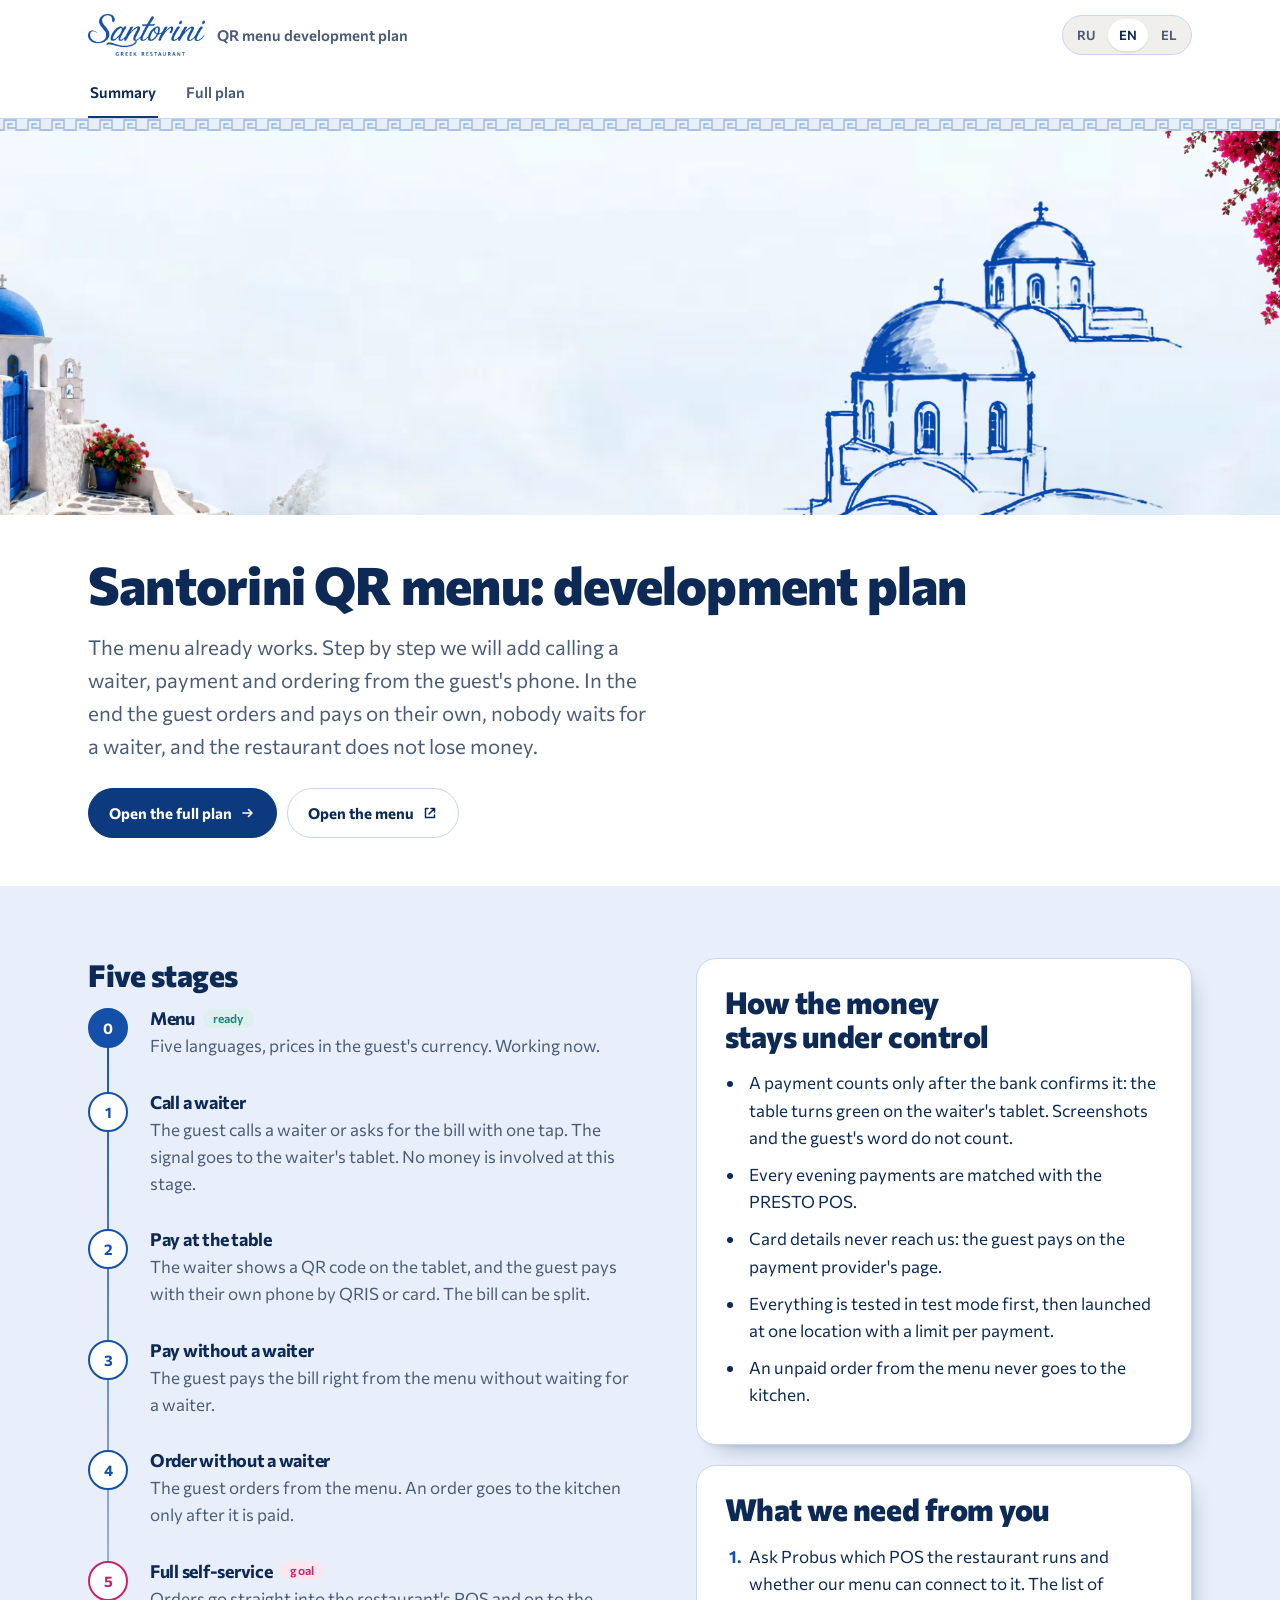
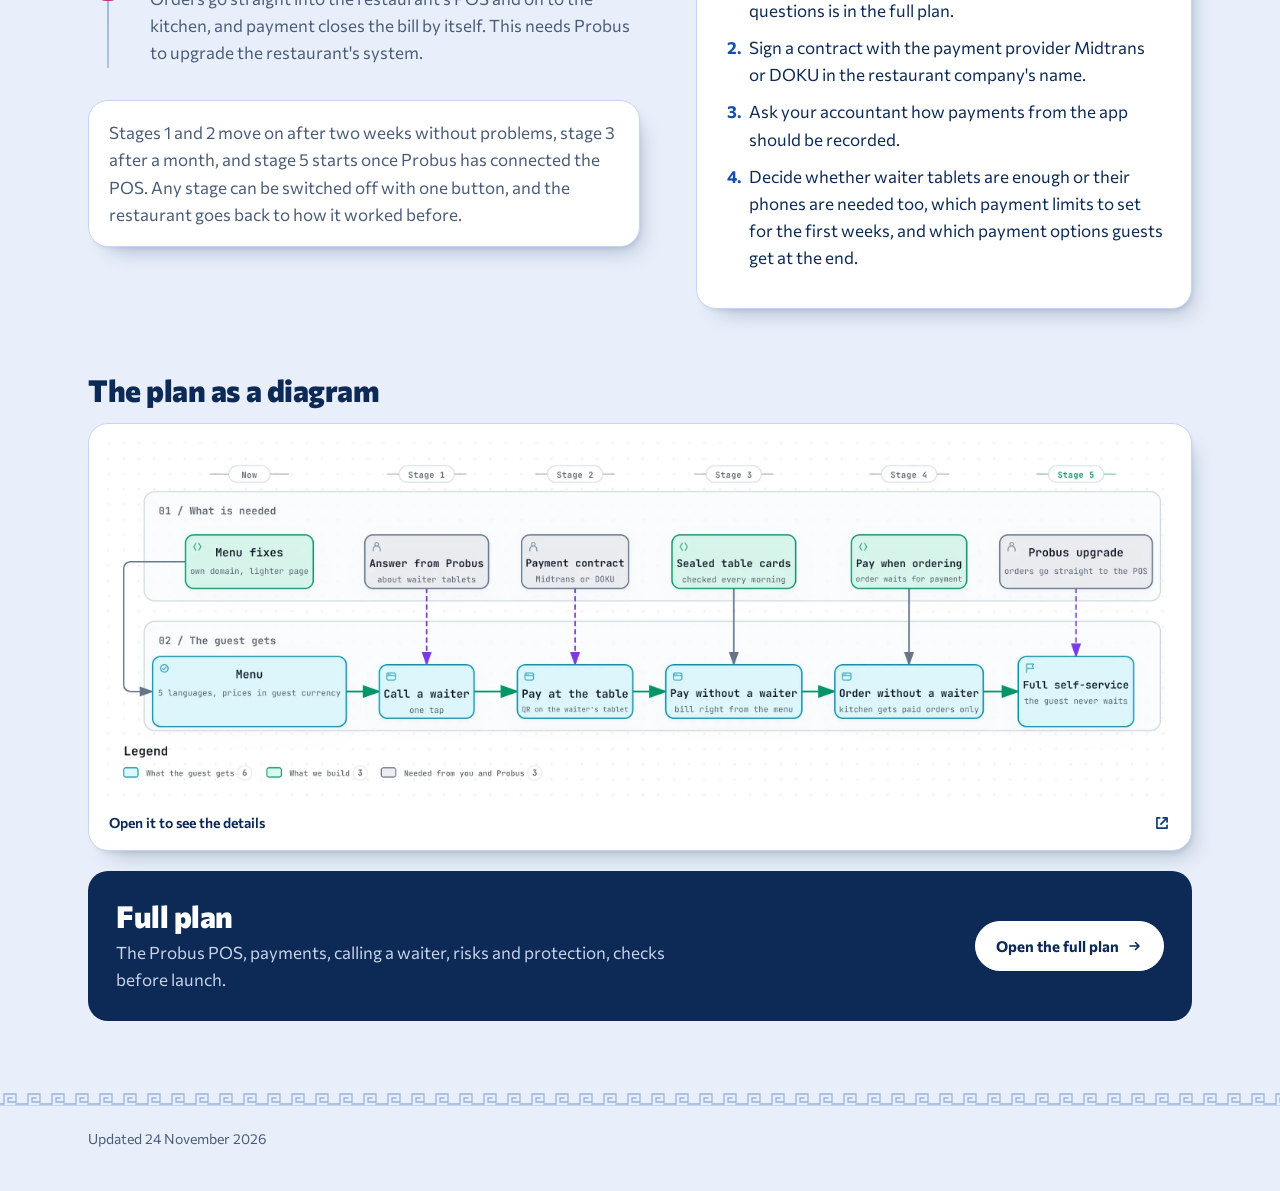
<file: index.html>
<!doctype html><html lang="en"><head><meta charset="utf-8"><meta name="viewport" content="width=device-width,initial-scale=1">
<meta name="robots" content="noindex,nofollow"><title>Santorini · QR menu plan</title><link rel="icon" href="assets/icon-192.png" type="image/png">
<link rel="preconnect" href="https://fonts.googleapis.com"><link rel="preconnect" href="https://fonts.gstatic.com" crossorigin>
<link href="https://fonts.googleapis.com/css2?family=Commissioner:wght@400;600;800&display=swap" rel="stylesheet"><link rel="stylesheet" href="assets/site.css">
<script>(function(){try{var l=(navigator.languages&&navigator.languages[0]||navigator.language||'en').slice(0,2).toLowerCase();var t={el:'el',ru:'ru'}[l]||'en';location.replace(t+'/index.html')}catch(e){}})();</script>
</head><body><main id="main" style="min-height:100vh;display:grid;place-items:center;padding:24px"><div style="text-align:center">
<img src="assets/logo-word.webp" alt="Santorini Greek Restaurant" style="width:260px;margin:0 auto 28px"><div class="btns" style="justify-content:center"><a class="btn primary" href="el/index.html" hreflang="el">Ελληνικά</a><a class="btn" href="en/index.html" hreflang="en">English</a><a class="btn" href="ru/index.html" hreflang="ru">Русский</a></div></div></main></body></html>
</file>
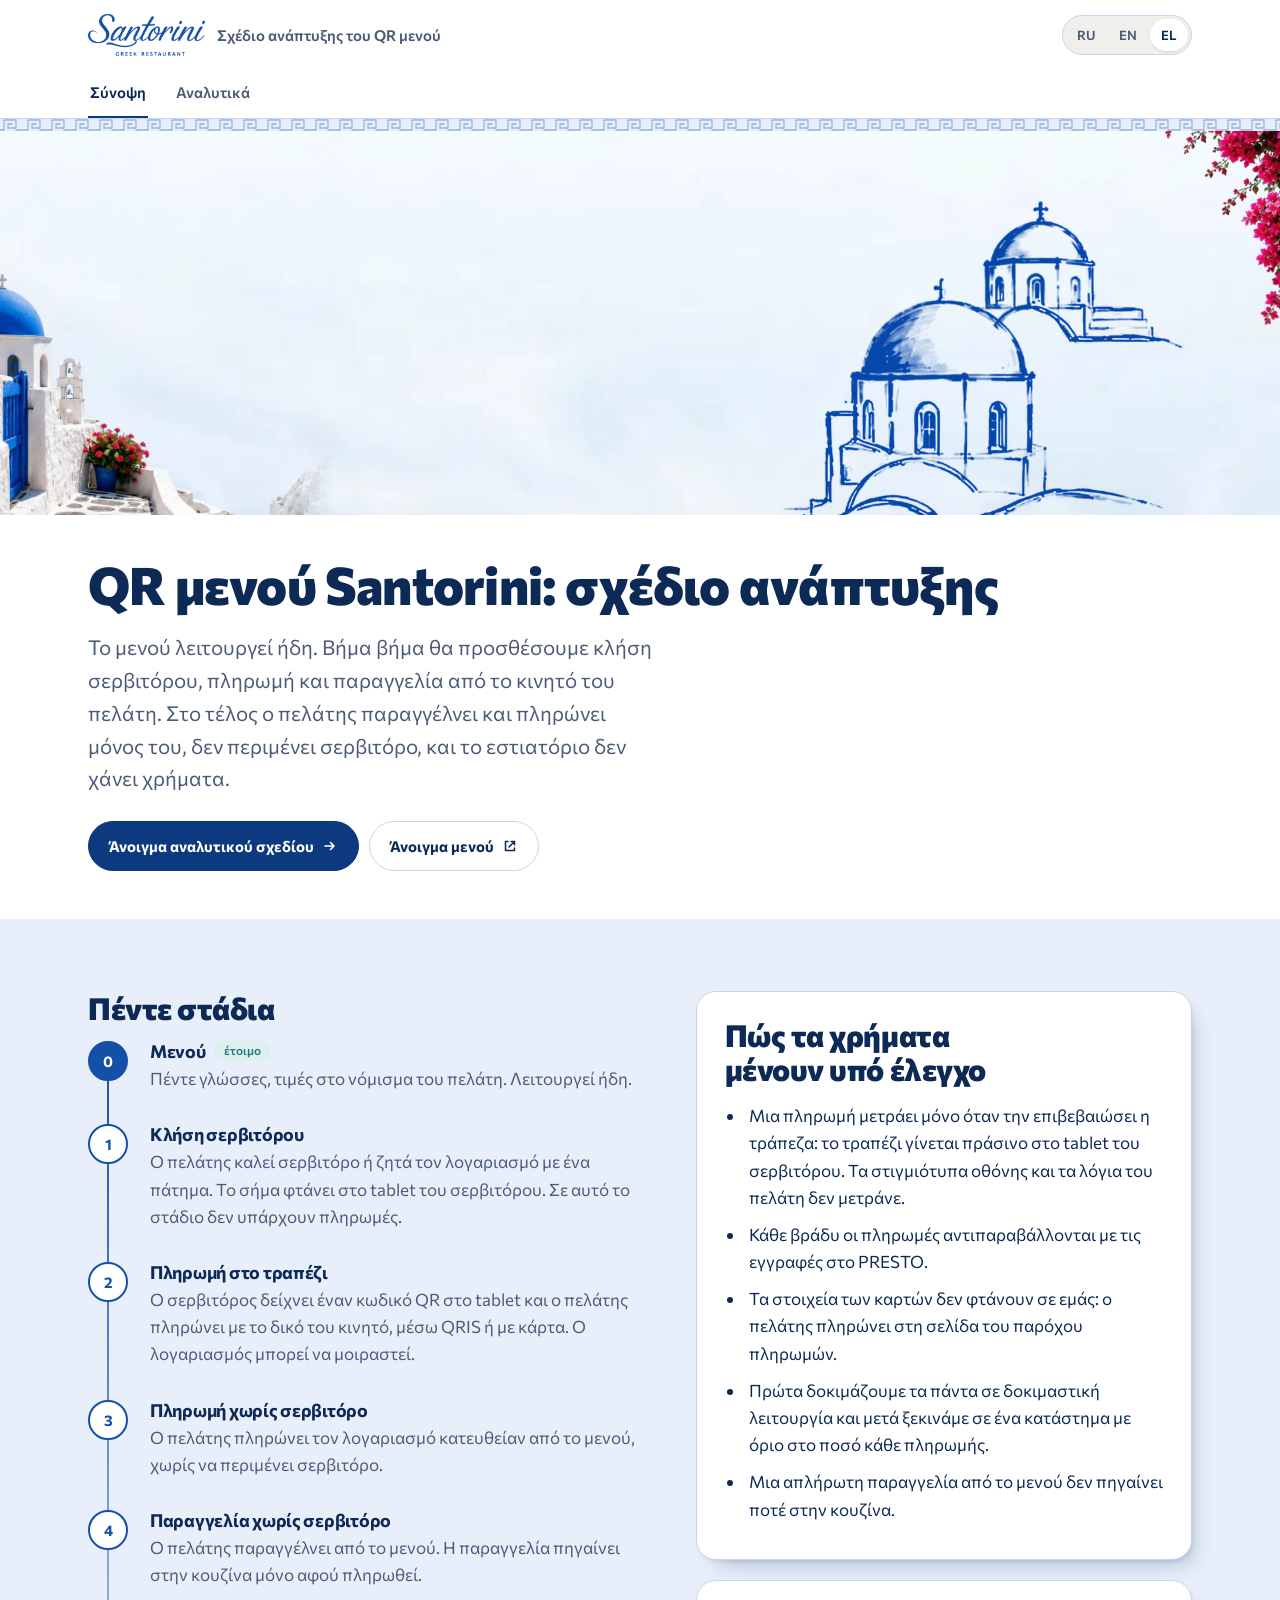
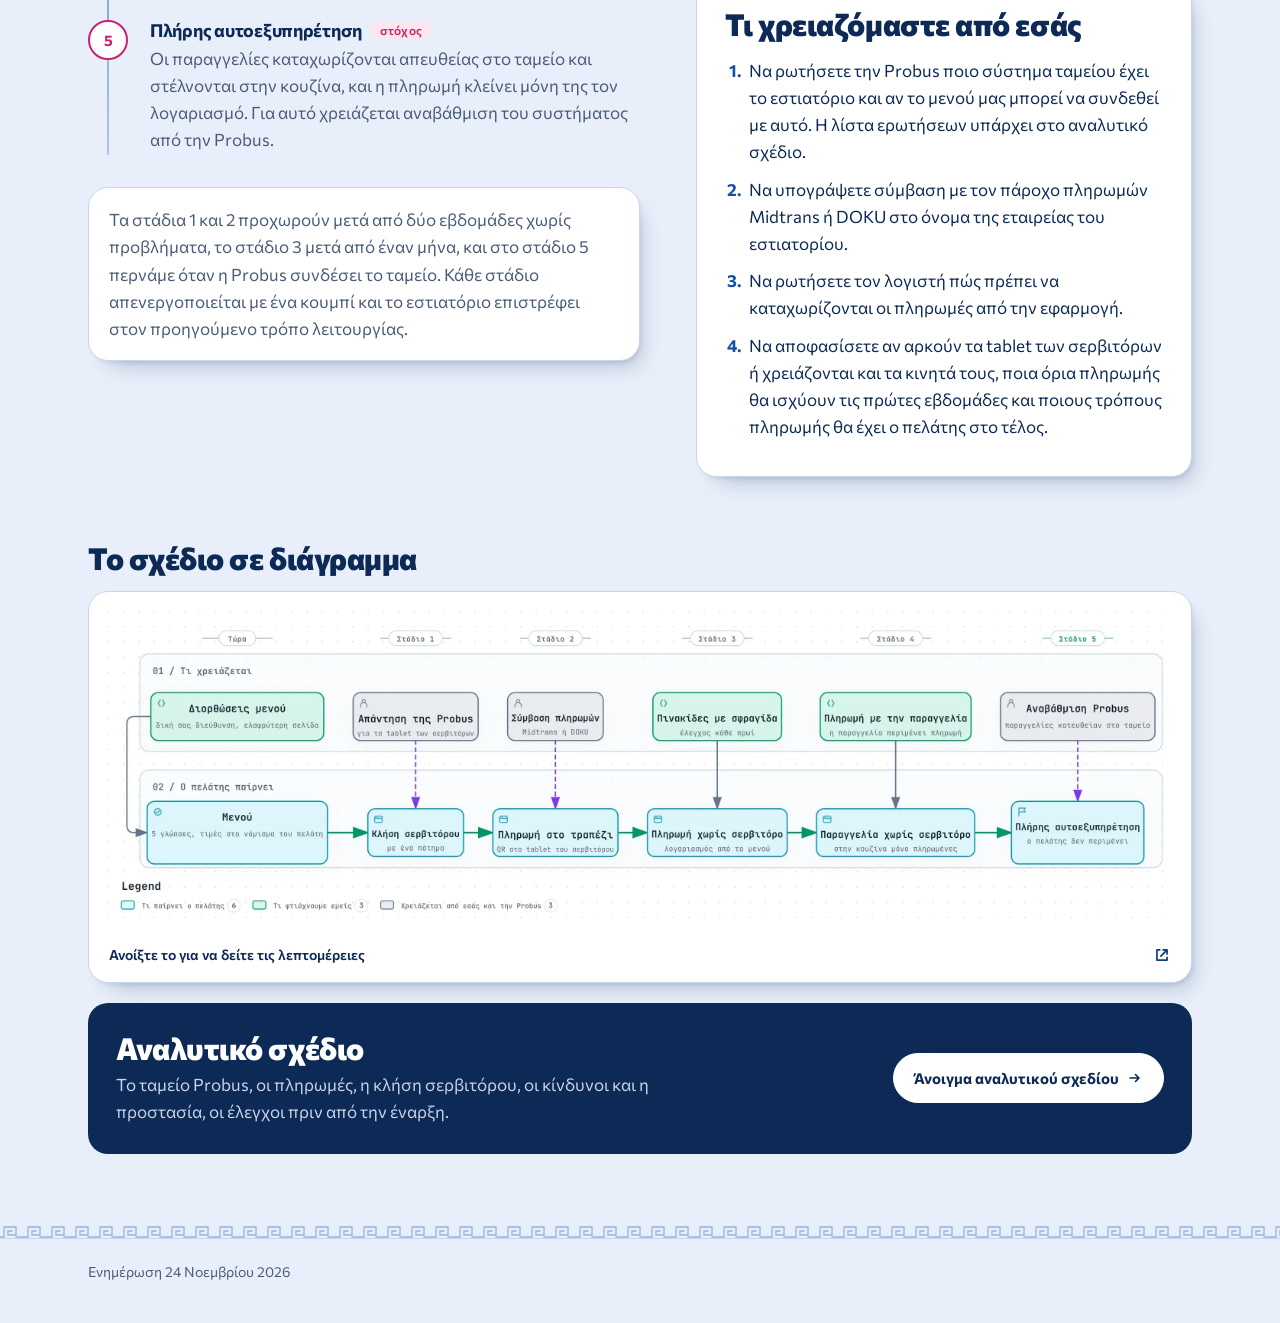
<file: el/index.html>
<!doctype html>
<html lang="el">
<head>
<meta charset="utf-8">
<meta name="viewport" content="width=device-width,initial-scale=1,viewport-fit=cover">
<meta name="robots" content="noindex,nofollow">
<title>QR μενού Santorini: σχέδιο ανάπτυξης · Santorini</title>
<meta name="theme-color" content="#FFFFFF">
<link rel="icon" href="../assets/icon-192.png" type="image/png"><link rel="apple-touch-icon" href="../assets/apple-touch-icon.png">
<link rel="preconnect" href="https://fonts.googleapis.com"><link rel="preconnect" href="https://fonts.gstatic.com" crossorigin>
<link href="https://fonts.googleapis.com/css2?family=Commissioner:wght@400;500;600;700;800&display=swap" rel="stylesheet">
<link rel="stylesheet" href="../assets/site.css">
</head>
<body>
<a class="skip" href="#main">↓</a>
<header class="top"><div class="wrap">
<div class="bar"><a class="brand" href="index.html"><img src="../assets/logo-word.webp" alt="Santorini Greek Restaurant" width="720" height="259"><span>Σχέδιο ανάπτυξης του QR μενού</span></a><nav class="langs" aria-label="Language"><a href="../ru/index.html" hreflang="ru">RU</a><a href="../en/index.html" hreflang="en">EN</a><a href="../el/index.html" hreflang="el" aria-current="page">EL</a></nav></div>
<nav class="views"><a href="index.html" aria-current="page">Σύνοψη</a><a href="plan.html">Αναλυτικά</a></nav>
</div></header>
<div class="meander" aria-hidden="true"></div>
<section class="hero"><div class="scene" aria-hidden="true"><div class="sea"></div><img class="bloom" src="../assets/bougainvillea.webp" alt=""><img class="domes" src="../assets/domes.webp" alt=""><img class="stairs" src="../assets/stairs.webp" alt=""></div>
<div class="wrap herotext"><h1>QR μενού Santorini: σχέδιο ανάπτυξης</h1><p class="lead">Το μενού λειτουργεί ήδη. Βήμα βήμα θα προσθέσουμε κλήση σερβιτόρου, πληρωμή και παραγγελία από το κινητό του πελάτη. Στο τέλος ο πελάτης παραγγέλνει και πληρώνει μόνος του, δεν περιμένει σερβιτόρο, και το εστιατόριο δεν χάνει χρήματα.</p>
<div class="btns"><a class="btn primary" href="plan.html">Άνοιγμα αναλυτικού σχεδίου <svg viewBox="0 0 16 16" aria-hidden="true"><path d="M3 8h9M8.5 4.5 12 8l-3.5 3.5" fill="none" stroke="currentColor" stroke-width="1.6" stroke-linecap="round" stroke-linejoin="round"/></svg></a><a class="btn" href="https://santorini-menu.pages.dev" target="_blank" rel="noopener">Άνοιγμα μενού <svg viewBox="0 0 16 16" aria-hidden="true"><path d="M6 3.5H3.5v9h9V10M9 3.5h3.5V7M12.5 3.5 7 9" fill="none" stroke="currentColor" stroke-width="1.5" stroke-linecap="round" stroke-linejoin="round"/></svg></a></div></div>
</section>
<main id="main"><div class="wrap">
<div class="cols">
<section><h2>Πέντε στάδια</h2><ol class="timeline"><li class="done"><span class="num" aria-hidden="true">0</span><h3><span style="position:absolute;left:-9999px">Τώρα:</span> Μενού <span class="pill">έτοιμο</span></h3><p>Πέντε γλώσσες, τιμές στο νόμισμα του πελάτη. Λειτουργεί ήδη.</p></li><li class=""><span class="num" aria-hidden="true">1</span><h3><span style="position:absolute;left:-9999px">Στάδιο 1:</span> Κλήση σερβιτόρου</h3><p>Ο πελάτης καλεί σερβιτόρο ή ζητά τον λογαριασμό με ένα πάτημα. Το σήμα φτάνει στο tablet του σερβιτόρου. Σε αυτό το στάδιο δεν υπάρχουν πληρωμές.</p></li><li class=""><span class="num" aria-hidden="true">2</span><h3><span style="position:absolute;left:-9999px">Στάδιο 2:</span> Πληρωμή στο τραπέζι</h3><p>Ο σερβιτόρος δείχνει έναν κωδικό QR στο tablet και ο πελάτης πληρώνει με το δικό του κινητό, μέσω QRIS ή με κάρτα. Ο λογαριασμός μπορεί να μοιραστεί.</p></li><li class=""><span class="num" aria-hidden="true">3</span><h3><span style="position:absolute;left:-9999px">Στάδιο 3:</span> Πληρωμή χωρίς σερβιτόρο</h3><p>Ο πελάτης πληρώνει τον λογαριασμό κατευθείαν από το μενού, χωρίς να περιμένει σερβιτόρο.</p></li><li class=""><span class="num" aria-hidden="true">4</span><h3><span style="position:absolute;left:-9999px">Στάδιο 4:</span> Παραγγελία χωρίς σερβιτόρο</h3><p>Ο πελάτης παραγγέλνει από το μενού. Η παραγγελία πηγαίνει στην κουζίνα μόνο αφού πληρωθεί.</p></li><li class="goal"><span class="num" aria-hidden="true">5</span><h3><span style="position:absolute;left:-9999px">Στάδιο 5:</span> Πλήρης αυτοεξυπηρέτηση <span class="pill goal">στόχος</span></h3><p>Οι παραγγελίες καταχωρίζονται απευθείας στο ταμείο και στέλνονται στην κουζίνα, και η πληρωμή κλείνει μόνη της τον λογαριασμό. Για αυτό χρειάζεται αναβάθμιση του συστήματος από την Probus.</p></li></ol><p class="note">Τα στάδια 1 και 2 προχωρούν μετά από δύο εβδομάδες χωρίς προβλήματα, το στάδιο 3 μετά από έναν μήνα, και στο στάδιο 5 περνάμε όταν η Probus συνδέσει το ταμείο. Κάθε στάδιο απενεργοποιείται με ένα κουμπί και το εστιατόριο επιστρέφει στον προηγούμενο τρόπο λειτουργίας.</p></section>
<div class="side" style="margin-top:64px">
<section class="card"><h2>Πώς τα χρήματα μένουν υπό έλεγχο</h2><ul class="clean"><li>Μια πληρωμή μετράει μόνο όταν την επιβεβαιώσει η τράπεζα: το τραπέζι γίνεται πράσινο στο tablet του σερβιτόρου. Τα στιγμιότυπα οθόνης και τα λόγια του πελάτη δεν μετράνε.</li><li>Κάθε βράδυ οι πληρωμές αντιπαραβάλλονται με τις εγγραφές στο PRESTO.</li><li>Τα στοιχεία των καρτών δεν φτάνουν σε εμάς: ο πελάτης πληρώνει στη σελίδα του παρόχου πληρωμών.</li><li>Πρώτα δοκιμάζουμε τα πάντα σε δοκιμαστική λειτουργία και μετά ξεκινάμε σε ένα κατάστημα με όριο στο ποσό κάθε πληρωμής.</li><li>Μια απλήρωτη παραγγελία από το μενού δεν πηγαίνει ποτέ στην κουζίνα.</li></ul></section>
<section class="card"><h2>Τι χρειαζόμαστε από εσάς</h2><ol class="clean"><li>Να ρωτήσετε την Probus ποιο σύστημα ταμείου έχει το εστιατόριο και αν το μενού μας μπορεί να συνδεθεί με αυτό. Η λίστα ερωτήσεων υπάρχει στο αναλυτικό σχέδιο.</li><li>Να υπογράψετε σύμβαση με τον πάροχο πληρωμών Midtrans ή DOKU στο όνομα της εταιρείας του εστιατορίου.</li><li>Να ρωτήσετε τον λογιστή πώς πρέπει να καταχωρίζονται οι πληρωμές από την εφαρμογή.</li><li>Να αποφασίσετε αν αρκούν τα tablet των σερβιτόρων ή χρειάζονται και τα κινητά τους, ποια όρια πληρωμής θα ισχύουν τις πρώτες εβδομάδες και ποιους τρόπους πληρωμής θα έχει ο πελάτης στο τέλος.</li></ol></section>
</div>
</div>
<section class="figwrap"><h2>Το σχέδιο σε διάγραμμα</h2>
<a class="fig" href="../diagrams/roadmap-brief-el.html" target="_blank" rel="noopener"><figure><img src="../assets/roadmap-brief-el.webp" alt="Το σχέδιο σε διάγραμμα" width="1406" height="426" loading="lazy"><figcaption><b>Ανοίξτε το για να δείτε τις λεπτομέρειες</b><svg viewBox="0 0 16 16" aria-hidden="true"><path d="M6 3.5H3.5v9h9V10M9 3.5h3.5V7M12.5 3.5 7 9" fill="none" stroke="currentColor" stroke-width="1.5" stroke-linecap="round" stroke-linejoin="round"/></svg></figcaption></figure></a></section>
<section class="more"><div><h2>Αναλυτικό σχέδιο</h2><p>Το ταμείο Probus, οι πληρωμές, η κλήση σερβιτόρου, οι κίνδυνοι και η προστασία, οι έλεγχοι πριν από την έναρξη.</p></div><a class="btn" href="plan.html">Άνοιγμα αναλυτικού σχεδίου <svg viewBox="0 0 16 16" aria-hidden="true"><path d="M3 8h9M8.5 4.5 12 8l-3.5 3.5" fill="none" stroke="currentColor" stroke-width="1.6" stroke-linecap="round" stroke-linejoin="round"/></svg></a></section>
</div></main>
<div class="meander" aria-hidden="true"></div><footer><div class="wrap">Ενημέρωση 24 Νοεμβρίου 2026</div></footer>
<a class="totop" href="#main" aria-label="↑"><svg viewBox="0 0 16 16" aria-hidden="true"><path d="M8 13V4M4.5 7.5 8 4l3.5 3.5" fill="none" stroke="currentColor" stroke-width="1.6" stroke-linecap="round" stroke-linejoin="round"/></svg></a>
<script>
(function(){var b=document.querySelector('.totop');addEventListener('scroll',function(){b.classList.toggle('show',scrollY>900)},{passive:true});
var links=[].slice.call(document.querySelectorAll('.toc a'));if(!links.length)return;
var map=links.map(function(a){return document.getElementById(a.getAttribute('href').slice(1))});
var io=new IntersectionObserver(function(){var y=innerHeight*0.3,cur=0;map.forEach(function(s,i){if(s&&s.getBoundingClientRect().top<y)cur=i});links.forEach(function(a,i){a.classList.toggle('on',i===cur)})},{rootMargin:'0px 0px -60% 0px'});
map.forEach(function(s){s&&io.observe(s)});
document.querySelectorAll('details.mtoc a').forEach(function(a){a.addEventListener('click',function(){a.closest('details').open=false})});
})();
</script>
</body></html>
</file>
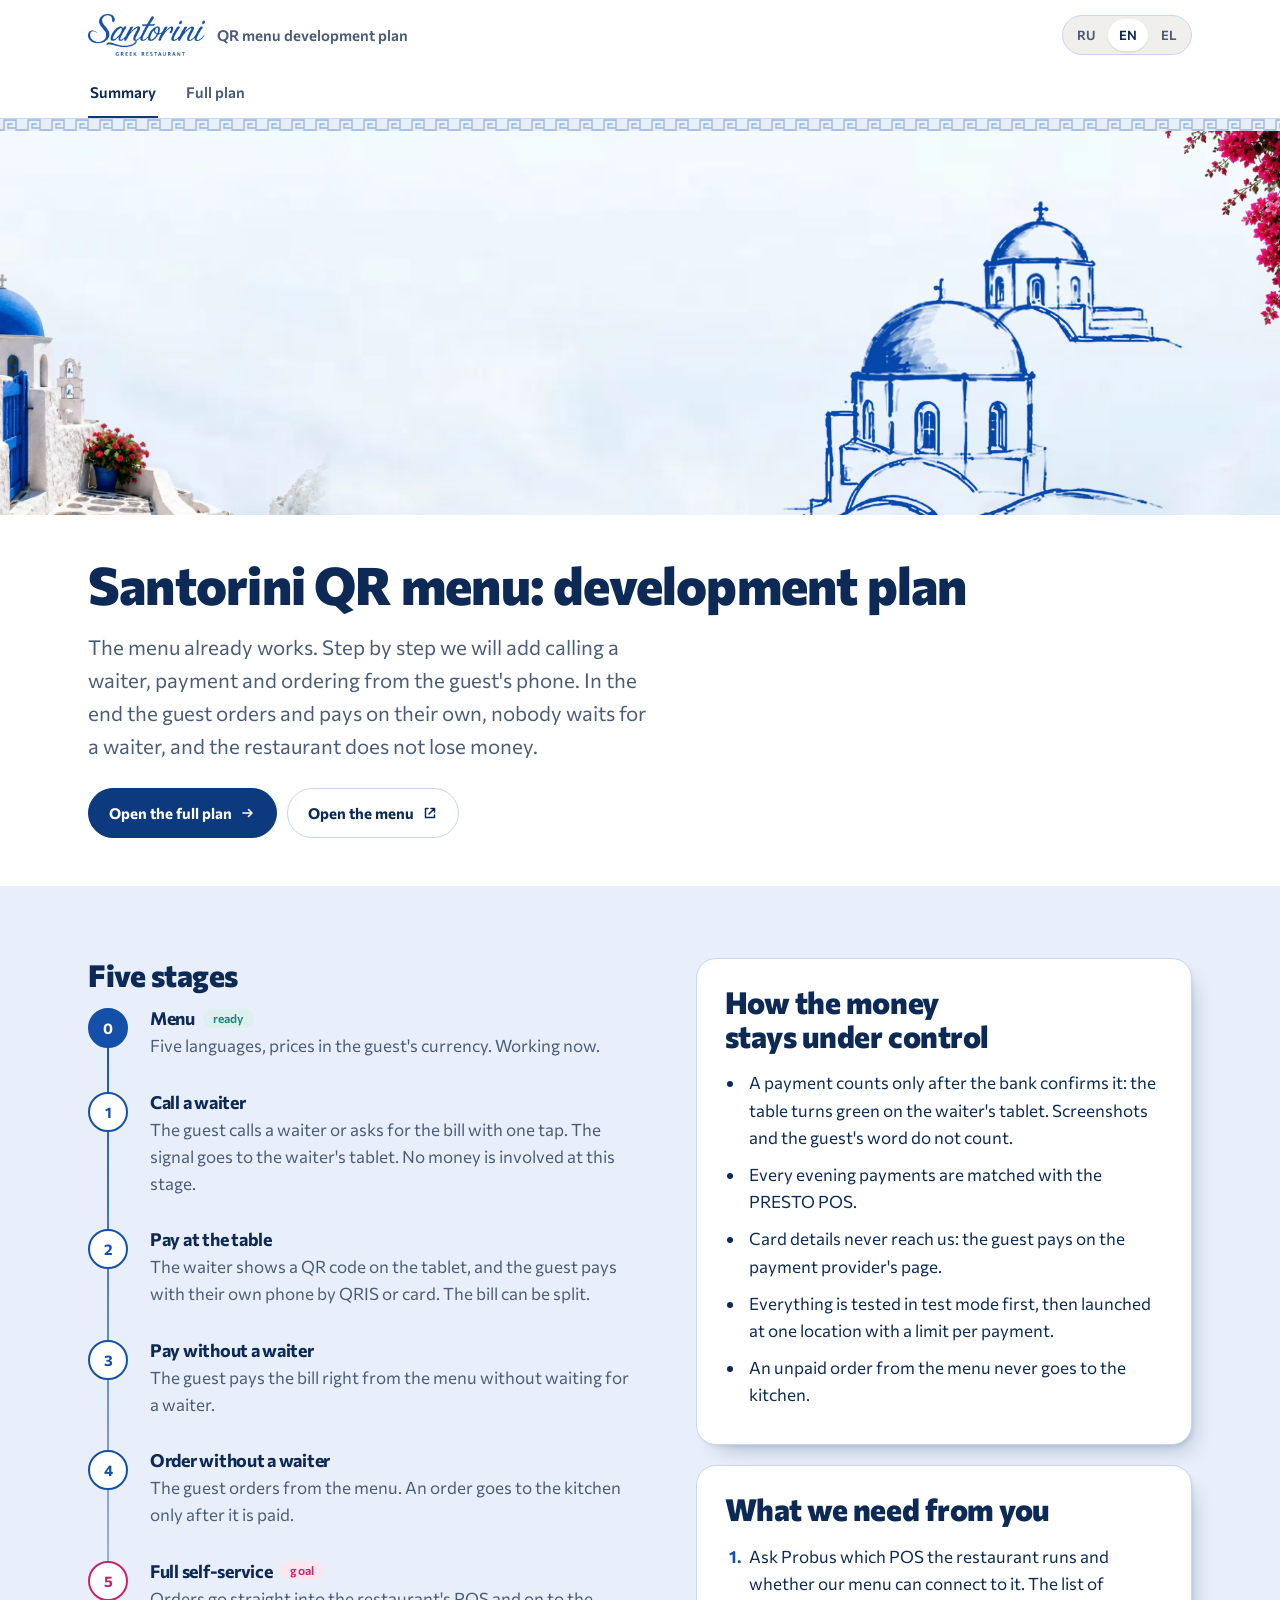
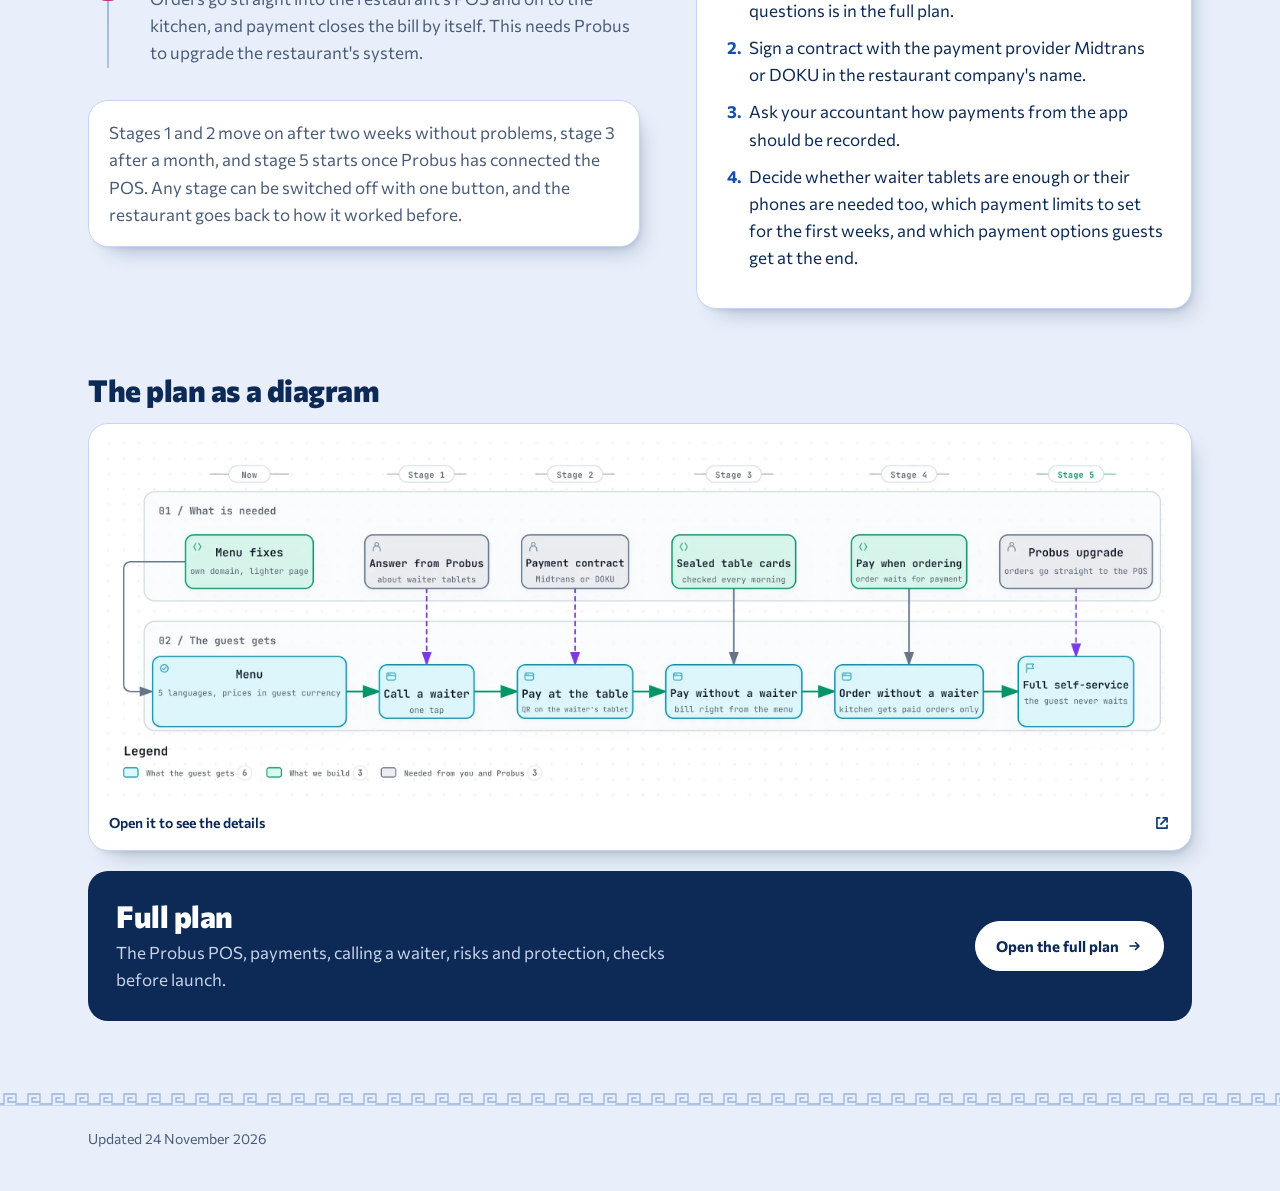
<file: en/index.html>
<!doctype html>
<html lang="en">
<head>
<meta charset="utf-8">
<meta name="viewport" content="width=device-width,initial-scale=1,viewport-fit=cover">
<meta name="robots" content="noindex,nofollow">
<title>Santorini QR menu: development plan · Santorini</title>
<meta name="theme-color" content="#FFFFFF">
<link rel="icon" href="../assets/icon-192.png" type="image/png"><link rel="apple-touch-icon" href="../assets/apple-touch-icon.png">
<link rel="preconnect" href="https://fonts.googleapis.com"><link rel="preconnect" href="https://fonts.gstatic.com" crossorigin>
<link href="https://fonts.googleapis.com/css2?family=Commissioner:wght@400;500;600;700;800&display=swap" rel="stylesheet">
<link rel="stylesheet" href="../assets/site.css">
</head>
<body>
<a class="skip" href="#main">↓</a>
<header class="top"><div class="wrap">
<div class="bar"><a class="brand" href="index.html"><img src="../assets/logo-word.webp" alt="Santorini Greek Restaurant" width="720" height="259"><span>QR menu development plan</span></a><nav class="langs" aria-label="Language"><a href="../ru/index.html" hreflang="ru">RU</a><a href="../en/index.html" hreflang="en" aria-current="page">EN</a><a href="../el/index.html" hreflang="el">EL</a></nav></div>
<nav class="views"><a href="index.html" aria-current="page">Summary</a><a href="plan.html">Full plan</a></nav>
</div></header>
<div class="meander" aria-hidden="true"></div>
<section class="hero"><div class="scene" aria-hidden="true"><div class="sea"></div><img class="bloom" src="../assets/bougainvillea.webp" alt=""><img class="domes" src="../assets/domes.webp" alt=""><img class="stairs" src="../assets/stairs.webp" alt=""></div>
<div class="wrap herotext"><h1>Santorini QR menu: development plan</h1><p class="lead">The menu already works. Step by step we will add calling a waiter, payment and ordering from the guest's phone. In the end the guest orders and pays on their own, nobody waits for a waiter, and the restaurant does not lose money.</p>
<div class="btns"><a class="btn primary" href="plan.html">Open the full plan <svg viewBox="0 0 16 16" aria-hidden="true"><path d="M3 8h9M8.5 4.5 12 8l-3.5 3.5" fill="none" stroke="currentColor" stroke-width="1.6" stroke-linecap="round" stroke-linejoin="round"/></svg></a><a class="btn" href="https://santorini-menu.pages.dev" target="_blank" rel="noopener">Open the menu <svg viewBox="0 0 16 16" aria-hidden="true"><path d="M6 3.5H3.5v9h9V10M9 3.5h3.5V7M12.5 3.5 7 9" fill="none" stroke="currentColor" stroke-width="1.5" stroke-linecap="round" stroke-linejoin="round"/></svg></a></div></div>
</section>
<main id="main"><div class="wrap">
<div class="cols">
<section><h2>Five stages</h2><ol class="timeline"><li class="done"><span class="num" aria-hidden="true">0</span><h3><span style="position:absolute;left:-9999px">Now:</span> Menu <span class="pill">ready</span></h3><p>Five languages, prices in the guest's currency. Working now.</p></li><li class=""><span class="num" aria-hidden="true">1</span><h3><span style="position:absolute;left:-9999px">Stage 1:</span> Call a waiter</h3><p>The guest calls a waiter or asks for the bill with one tap. The signal goes to the waiter's tablet. No money is involved at this stage.</p></li><li class=""><span class="num" aria-hidden="true">2</span><h3><span style="position:absolute;left:-9999px">Stage 2:</span> Pay at the table</h3><p>The waiter shows a QR code on the tablet, and the guest pays with their own phone by QRIS or card. The bill can be split.</p></li><li class=""><span class="num" aria-hidden="true">3</span><h3><span style="position:absolute;left:-9999px">Stage 3:</span> Pay without a waiter</h3><p>The guest pays the bill right from the menu without waiting for a waiter.</p></li><li class=""><span class="num" aria-hidden="true">4</span><h3><span style="position:absolute;left:-9999px">Stage 4:</span> Order without a waiter</h3><p>The guest orders from the menu. An order goes to the kitchen only after it is paid.</p></li><li class="goal"><span class="num" aria-hidden="true">5</span><h3><span style="position:absolute;left:-9999px">Stage 5:</span> Full self-service <span class="pill goal">goal</span></h3><p>Orders go straight into the restaurant's POS and on to the kitchen, and payment closes the bill by itself. This needs Probus to upgrade the restaurant's system.</p></li></ol><p class="note">Stages 1 and 2 move on after two weeks without problems, stage 3 after a month, and stage 5 starts once Probus has connected the POS. Any stage can be switched off with one button, and the restaurant goes back to how it worked before.</p></section>
<div class="side" style="margin-top:64px">
<section class="card"><h2>How the money stays under control</h2><ul class="clean"><li>A payment counts only after the bank confirms it: the table turns green on the waiter's tablet. Screenshots and the guest's word do not count.</li><li>Every evening payments are matched with the PRESTO POS.</li><li>Card details never reach us: the guest pays on the payment provider's page.</li><li>Everything is tested in test mode first, then launched at one location with a limit per payment.</li><li>An unpaid order from the menu never goes to the kitchen.</li></ul></section>
<section class="card"><h2>What we need from you</h2><ol class="clean"><li>Ask Probus which POS the restaurant runs and whether our menu can connect to it. The list of questions is in the full plan.</li><li>Sign a contract with the payment provider Midtrans or DOKU in the restaurant company's name.</li><li>Ask your accountant how payments from the app should be recorded.</li><li>Decide whether waiter tablets are enough or their phones are needed too, which payment limits to set for the first weeks, and which payment options guests get at the end.</li></ol></section>
</div>
</div>
<section class="figwrap"><h2>The plan as a diagram</h2>
<a class="fig" href="../diagrams/roadmap-brief-en.html" target="_blank" rel="noopener"><figure><img src="../assets/roadmap-brief-en.webp" alt="The plan as a diagram" width="1406" height="474" loading="lazy"><figcaption><b>Open it to see the details</b><svg viewBox="0 0 16 16" aria-hidden="true"><path d="M6 3.5H3.5v9h9V10M9 3.5h3.5V7M12.5 3.5 7 9" fill="none" stroke="currentColor" stroke-width="1.5" stroke-linecap="round" stroke-linejoin="round"/></svg></figcaption></figure></a></section>
<section class="more"><div><h2>Full plan</h2><p>The Probus POS, payments, calling a waiter, risks and protection, checks before launch.</p></div><a class="btn" href="plan.html">Open the full plan <svg viewBox="0 0 16 16" aria-hidden="true"><path d="M3 8h9M8.5 4.5 12 8l-3.5 3.5" fill="none" stroke="currentColor" stroke-width="1.6" stroke-linecap="round" stroke-linejoin="round"/></svg></a></section>
</div></main>
<div class="meander" aria-hidden="true"></div><footer><div class="wrap">Updated 24 November 2026</div></footer>
<a class="totop" href="#main" aria-label="↑"><svg viewBox="0 0 16 16" aria-hidden="true"><path d="M8 13V4M4.5 7.5 8 4l3.5 3.5" fill="none" stroke="currentColor" stroke-width="1.6" stroke-linecap="round" stroke-linejoin="round"/></svg></a>
<script>
(function(){var b=document.querySelector('.totop');addEventListener('scroll',function(){b.classList.toggle('show',scrollY>900)},{passive:true});
var links=[].slice.call(document.querySelectorAll('.toc a'));if(!links.length)return;
var map=links.map(function(a){return document.getElementById(a.getAttribute('href').slice(1))});
var io=new IntersectionObserver(function(){var y=innerHeight*0.3,cur=0;map.forEach(function(s,i){if(s&&s.getBoundingClientRect().top<y)cur=i});links.forEach(function(a,i){a.classList.toggle('on',i===cur)})},{rootMargin:'0px 0px -60% 0px'});
map.forEach(function(s){s&&io.observe(s)});
document.querySelectorAll('details.mtoc a').forEach(function(a){a.addEventListener('click',function(){a.closest('details').open=false})});
})();
</script>
</body></html>
</file>
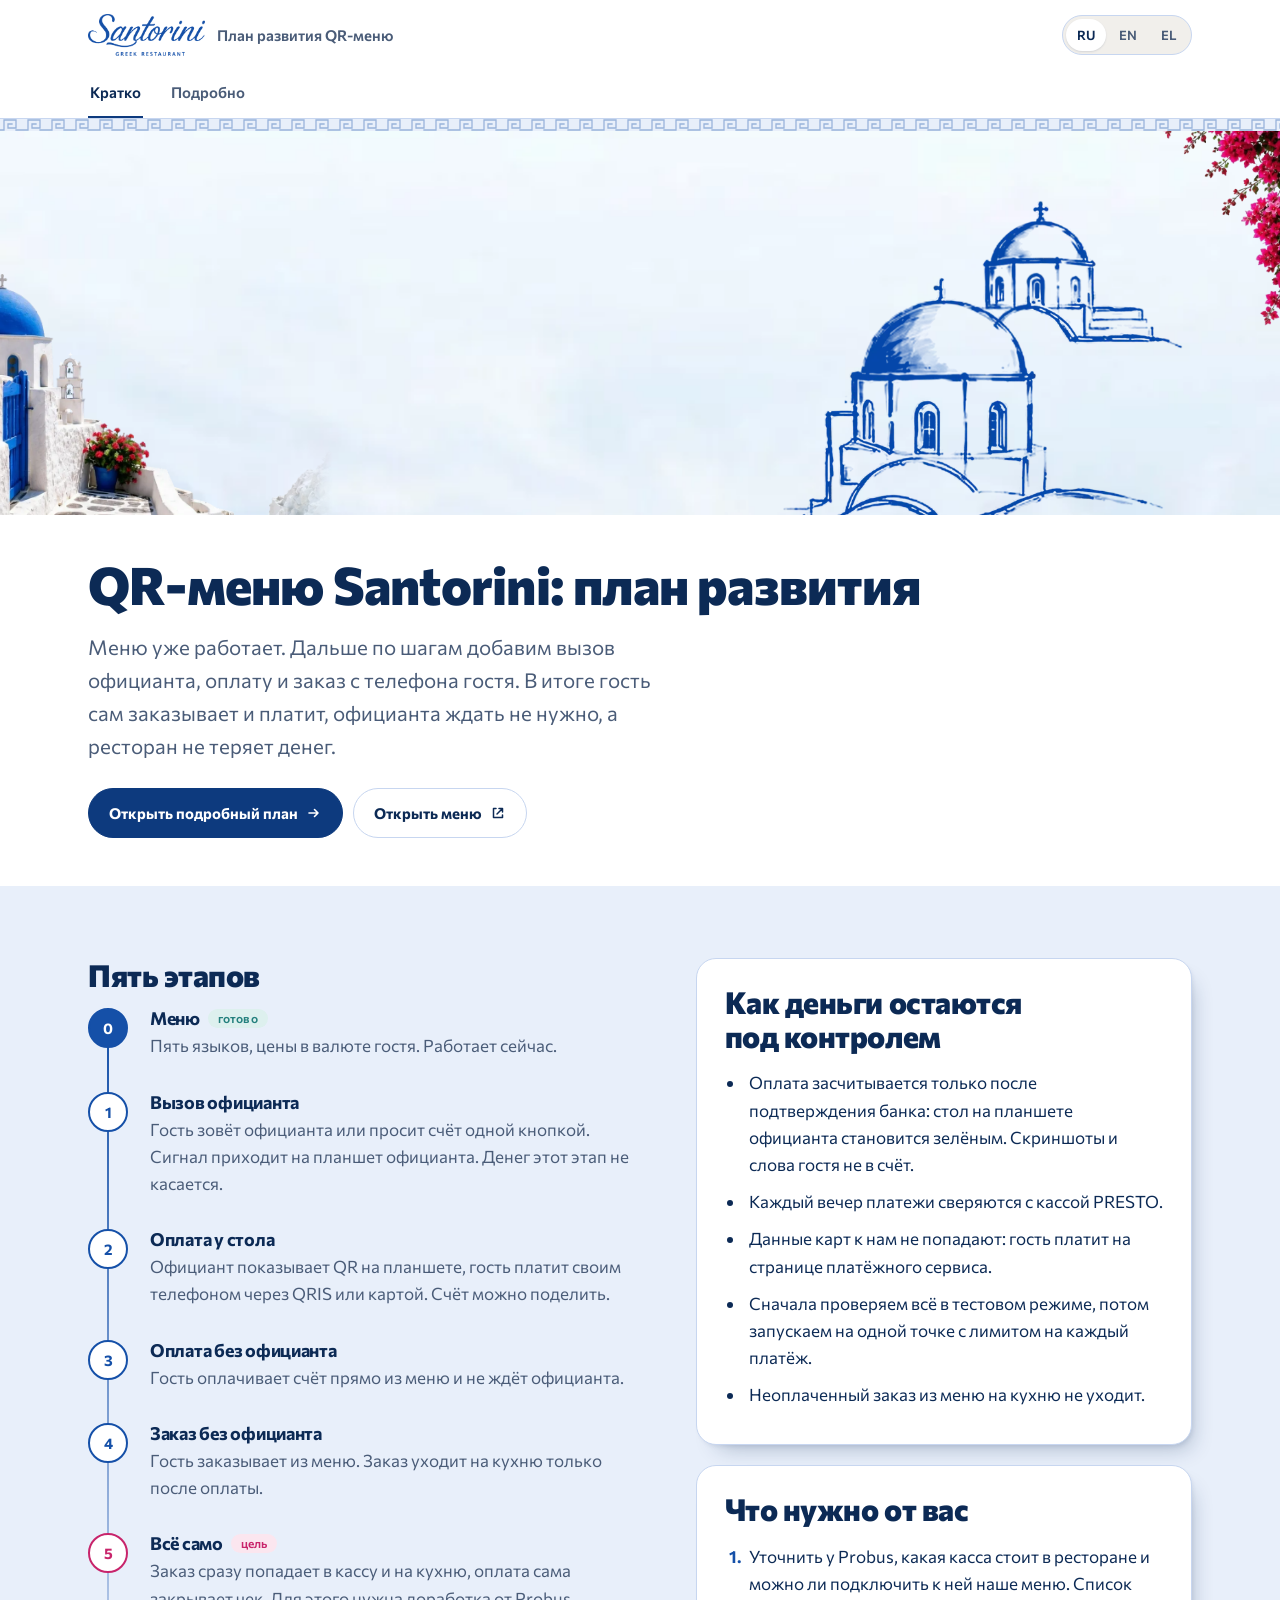
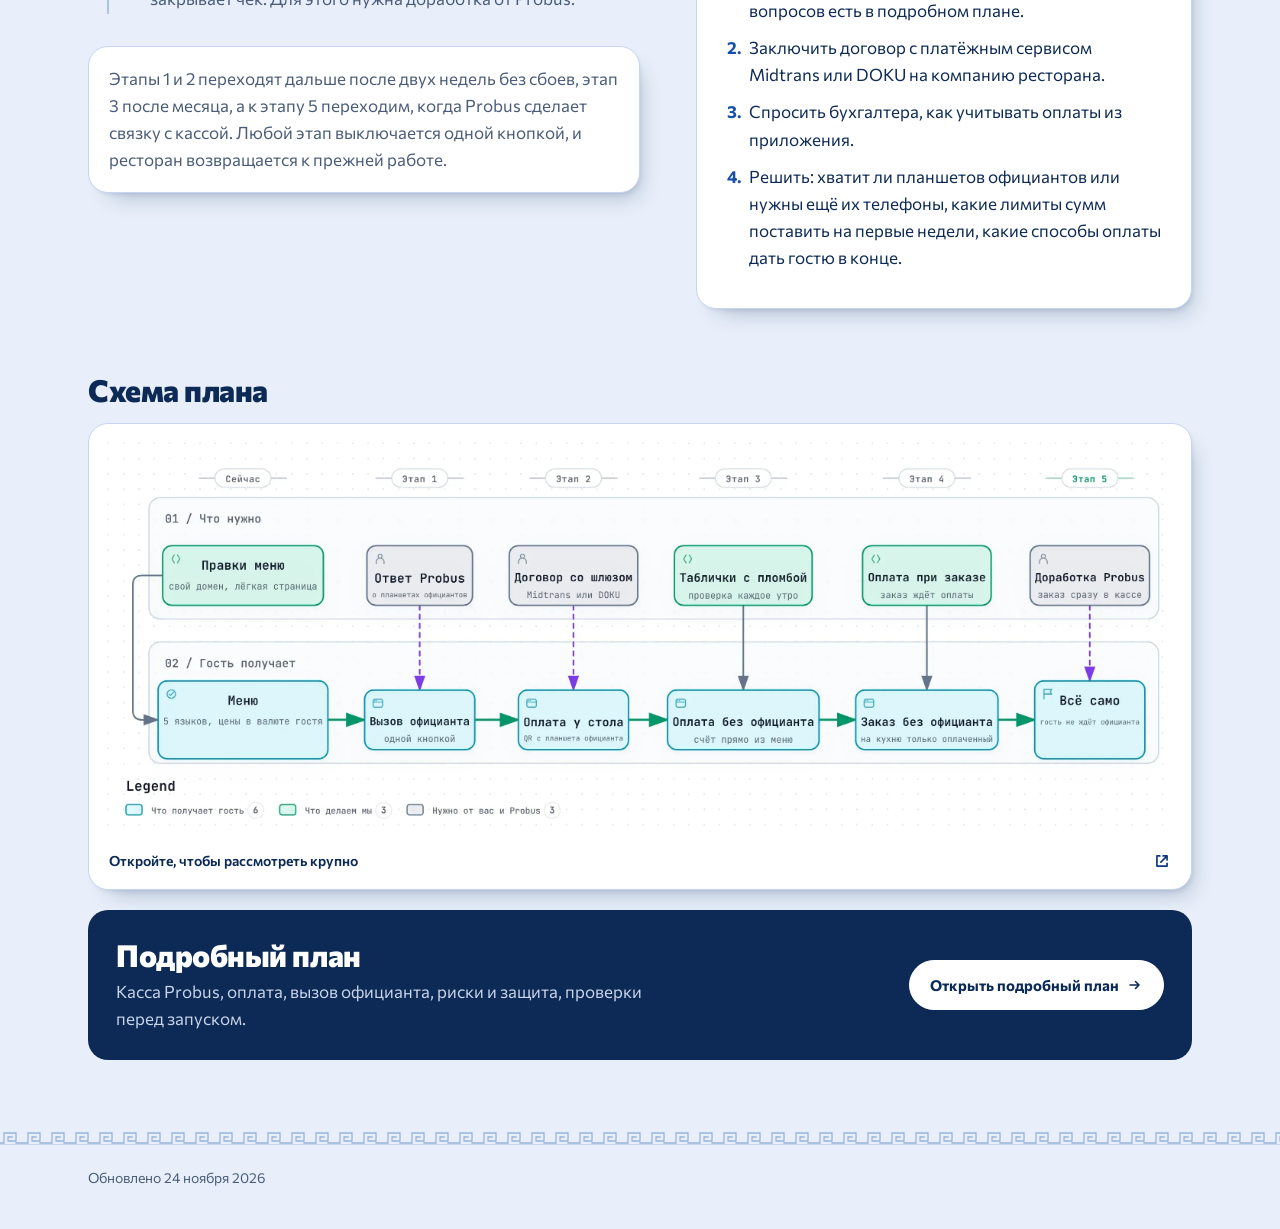
<file: ru/index.html>
<!doctype html>
<html lang="ru">
<head>
<meta charset="utf-8">
<meta name="viewport" content="width=device-width,initial-scale=1,viewport-fit=cover">
<meta name="robots" content="noindex,nofollow">
<title>QR-меню Santorini: план развития · Santorini</title>
<meta name="theme-color" content="#FFFFFF">
<link rel="icon" href="../assets/icon-192.png" type="image/png"><link rel="apple-touch-icon" href="../assets/apple-touch-icon.png">
<link rel="preconnect" href="https://fonts.googleapis.com"><link rel="preconnect" href="https://fonts.gstatic.com" crossorigin>
<link href="https://fonts.googleapis.com/css2?family=Commissioner:wght@400;500;600;700;800&display=swap" rel="stylesheet">
<link rel="stylesheet" href="../assets/site.css">
</head>
<body>
<a class="skip" href="#main">↓</a>
<header class="top"><div class="wrap">
<div class="bar"><a class="brand" href="index.html"><img src="../assets/logo-word.webp" alt="Santorini Greek Restaurant" width="720" height="259"><span>План развития QR-меню</span></a><nav class="langs" aria-label="Language"><a href="../ru/index.html" hreflang="ru" aria-current="page">RU</a><a href="../en/index.html" hreflang="en">EN</a><a href="../el/index.html" hreflang="el">EL</a></nav></div>
<nav class="views"><a href="index.html" aria-current="page">Кратко</a><a href="plan.html">Подробно</a></nav>
</div></header>
<div class="meander" aria-hidden="true"></div>
<section class="hero"><div class="scene" aria-hidden="true"><div class="sea"></div><img class="bloom" src="../assets/bougainvillea.webp" alt=""><img class="domes" src="../assets/domes.webp" alt=""><img class="stairs" src="../assets/stairs.webp" alt=""></div>
<div class="wrap herotext"><h1>QR-меню Santorini: план развития</h1><p class="lead">Меню уже работает. Дальше по шагам добавим вызов официанта, оплату и заказ с телефона гостя. В итоге гость сам заказывает и платит, официанта ждать не нужно, а ресторан не теряет денег.</p>
<div class="btns"><a class="btn primary" href="plan.html">Открыть подробный план <svg viewBox="0 0 16 16" aria-hidden="true"><path d="M3 8h9M8.5 4.5 12 8l-3.5 3.5" fill="none" stroke="currentColor" stroke-width="1.6" stroke-linecap="round" stroke-linejoin="round"/></svg></a><a class="btn" href="https://santorini-menu.pages.dev" target="_blank" rel="noopener">Открыть меню <svg viewBox="0 0 16 16" aria-hidden="true"><path d="M6 3.5H3.5v9h9V10M9 3.5h3.5V7M12.5 3.5 7 9" fill="none" stroke="currentColor" stroke-width="1.5" stroke-linecap="round" stroke-linejoin="round"/></svg></a></div></div>
</section>
<main id="main"><div class="wrap">
<div class="cols">
<section><h2>Пять этапов</h2><ol class="timeline"><li class="done"><span class="num" aria-hidden="true">0</span><h3><span style="position:absolute;left:-9999px">Сейчас:</span> Меню <span class="pill">готово</span></h3><p>Пять языков, цены в валюте гостя. Работает сейчас.</p></li><li class=""><span class="num" aria-hidden="true">1</span><h3><span style="position:absolute;left:-9999px">Этап 1:</span> Вызов официанта</h3><p>Гость зовёт официанта или просит счёт одной кнопкой. Сигнал приходит на планшет официанта. Денег этот этап не касается.</p></li><li class=""><span class="num" aria-hidden="true">2</span><h3><span style="position:absolute;left:-9999px">Этап 2:</span> Оплата у стола</h3><p>Официант показывает QR на планшете, гость платит своим телефоном через QRIS или картой. Счёт можно поделить.</p></li><li class=""><span class="num" aria-hidden="true">3</span><h3><span style="position:absolute;left:-9999px">Этап 3:</span> Оплата без официанта</h3><p>Гость оплачивает счёт прямо из меню и не ждёт официанта.</p></li><li class=""><span class="num" aria-hidden="true">4</span><h3><span style="position:absolute;left:-9999px">Этап 4:</span> Заказ без официанта</h3><p>Гость заказывает из меню. Заказ уходит на кухню только после оплаты.</p></li><li class="goal"><span class="num" aria-hidden="true">5</span><h3><span style="position:absolute;left:-9999px">Этап 5:</span> Всё само <span class="pill goal">цель</span></h3><p>Заказ сразу попадает в кассу и на кухню, оплата сама закрывает чек. Для этого нужна доработка от Probus.</p></li></ol><p class="note">Этапы 1 и 2 переходят дальше после двух недель без сбоев, этап 3 после месяца, а к этапу 5 переходим, когда Probus сделает связку с кассой. Любой этап выключается одной кнопкой, и ресторан возвращается к прежней работе.</p></section>
<div class="side" style="margin-top:64px">
<section class="card"><h2>Как деньги остаются под контролем</h2><ul class="clean"><li>Оплата засчитывается только после подтверждения банка: стол на планшете официанта становится зелёным. Скриншоты и слова гостя не в счёт.</li><li>Каждый вечер платежи сверяются с кассой PRESTO.</li><li>Данные карт к нам не попадают: гость платит на странице платёжного сервиса.</li><li>Сначала проверяем всё в тестовом режиме, потом запускаем на одной точке с лимитом на каждый платёж.</li><li>Неоплаченный заказ из меню на кухню не уходит.</li></ul></section>
<section class="card"><h2>Что нужно от вас</h2><ol class="clean"><li>Уточнить у Probus, какая касса стоит в ресторане и можно ли подключить к ней наше меню. Список вопросов есть в подробном плане.</li><li>Заключить договор с платёжным сервисом Midtrans или DOKU на компанию ресторана.</li><li>Спросить бухгалтера, как учитывать оплаты из приложения.</li><li>Решить: хватит ли планшетов официантов или нужны ещё их телефоны, какие лимиты сумм поставить на первые недели, какие способы оплаты дать гостю в конце.</li></ol></section>
</div>
</div>
<section class="figwrap"><h2>Схема плана</h2>
<a class="fig" href="../diagrams/roadmap-brief-ru.html" target="_blank" rel="noopener"><figure><img src="../assets/roadmap-brief-ru.webp" alt="Схема плана" width="1406" height="524" loading="lazy"><figcaption><b>Откройте, чтобы рассмотреть крупно</b><svg viewBox="0 0 16 16" aria-hidden="true"><path d="M6 3.5H3.5v9h9V10M9 3.5h3.5V7M12.5 3.5 7 9" fill="none" stroke="currentColor" stroke-width="1.5" stroke-linecap="round" stroke-linejoin="round"/></svg></figcaption></figure></a></section>
<section class="more"><div><h2>Подробный план</h2><p>Касса Probus, оплата, вызов официанта, риски и защита, проверки перед запуском.</p></div><a class="btn" href="plan.html">Открыть подробный план <svg viewBox="0 0 16 16" aria-hidden="true"><path d="M3 8h9M8.5 4.5 12 8l-3.5 3.5" fill="none" stroke="currentColor" stroke-width="1.6" stroke-linecap="round" stroke-linejoin="round"/></svg></a></section>
</div></main>
<div class="meander" aria-hidden="true"></div><footer><div class="wrap">Обновлено 24 ноября 2026</div></footer>
<a class="totop" href="#main" aria-label="↑"><svg viewBox="0 0 16 16" aria-hidden="true"><path d="M8 13V4M4.5 7.5 8 4l3.5 3.5" fill="none" stroke="currentColor" stroke-width="1.6" stroke-linecap="round" stroke-linejoin="round"/></svg></a>
<script>
(function(){var b=document.querySelector('.totop');addEventListener('scroll',function(){b.classList.toggle('show',scrollY>900)},{passive:true});
var links=[].slice.call(document.querySelectorAll('.toc a'));if(!links.length)return;
var map=links.map(function(a){return document.getElementById(a.getAttribute('href').slice(1))});
var io=new IntersectionObserver(function(){var y=innerHeight*0.3,cur=0;map.forEach(function(s,i){if(s&&s.getBoundingClientRect().top<y)cur=i});links.forEach(function(a,i){a.classList.toggle('on',i===cur)})},{rootMargin:'0px 0px -60% 0px'});
map.forEach(function(s){s&&io.observe(s)});
document.querySelectorAll('details.mtoc a').forEach(function(a){a.addEventListener('click',function(){a.closest('details').open=false})});
})();
</script>
</body></html>
</file>
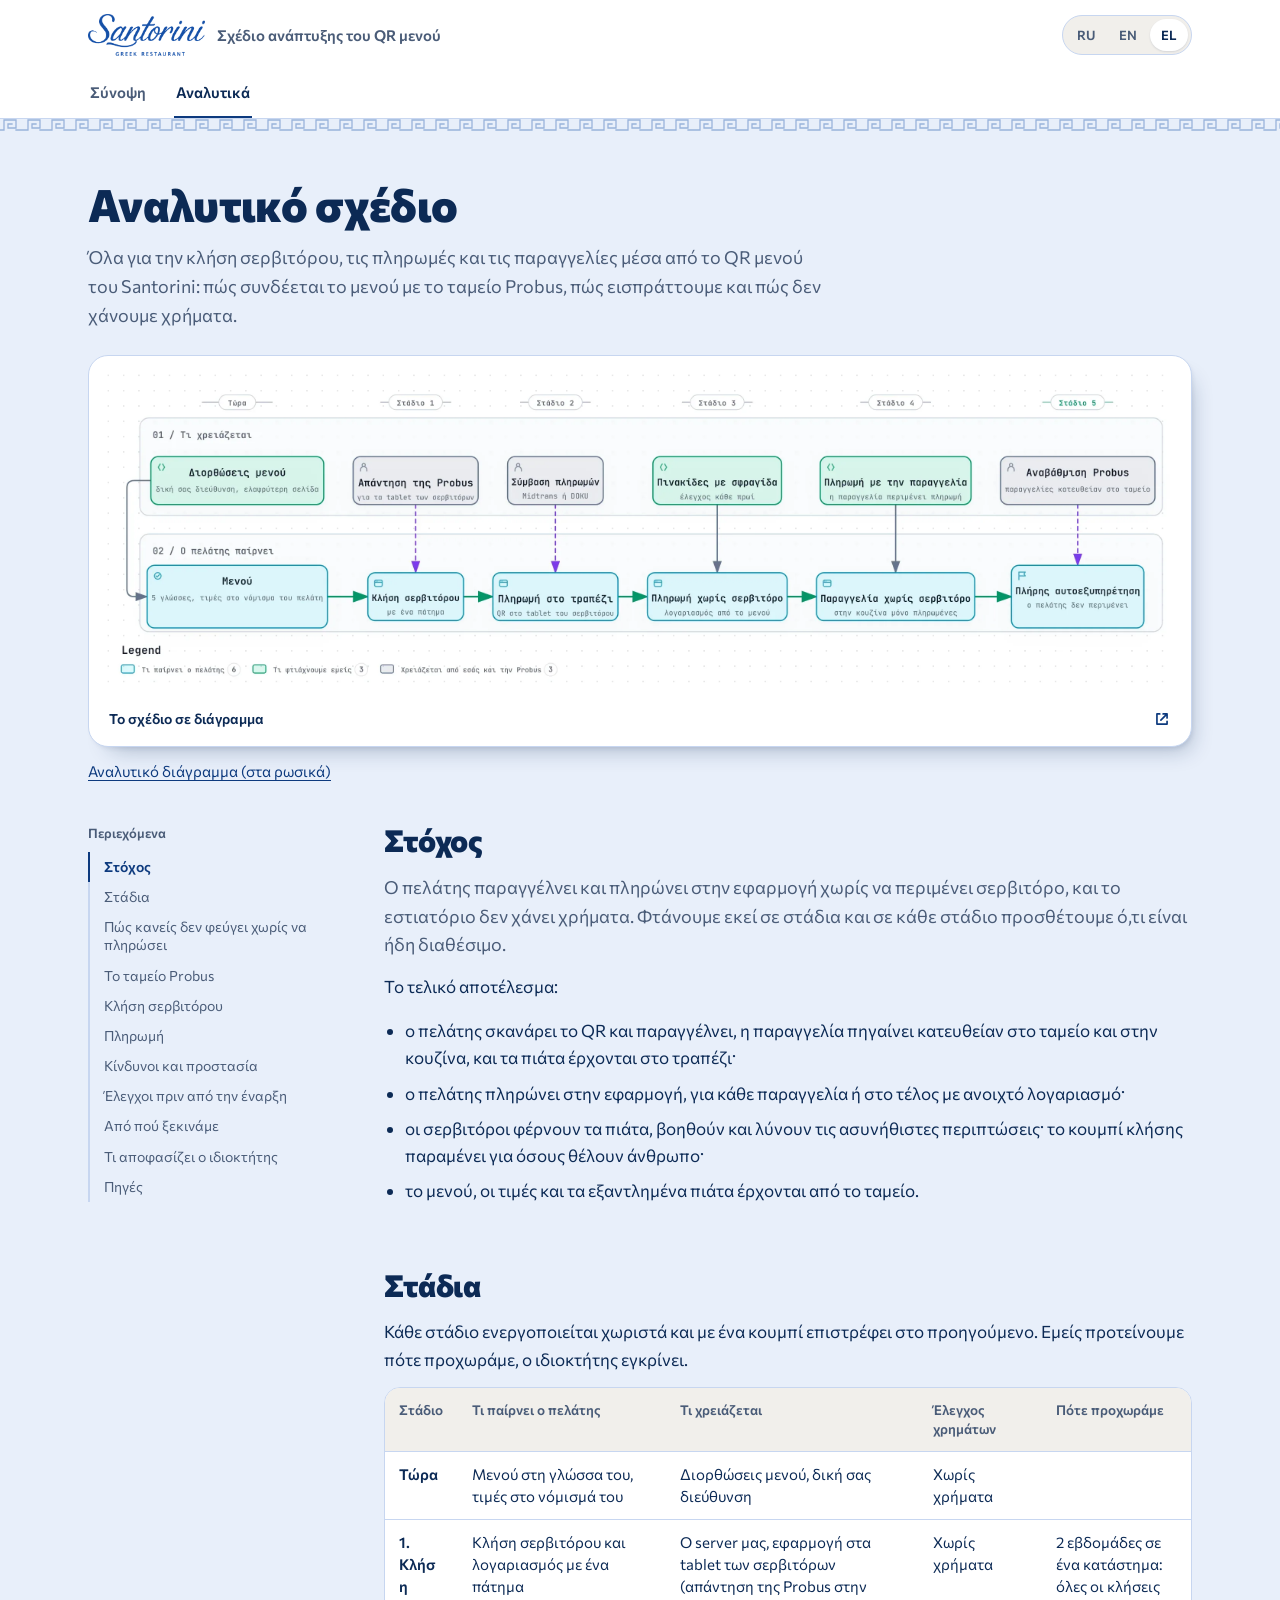
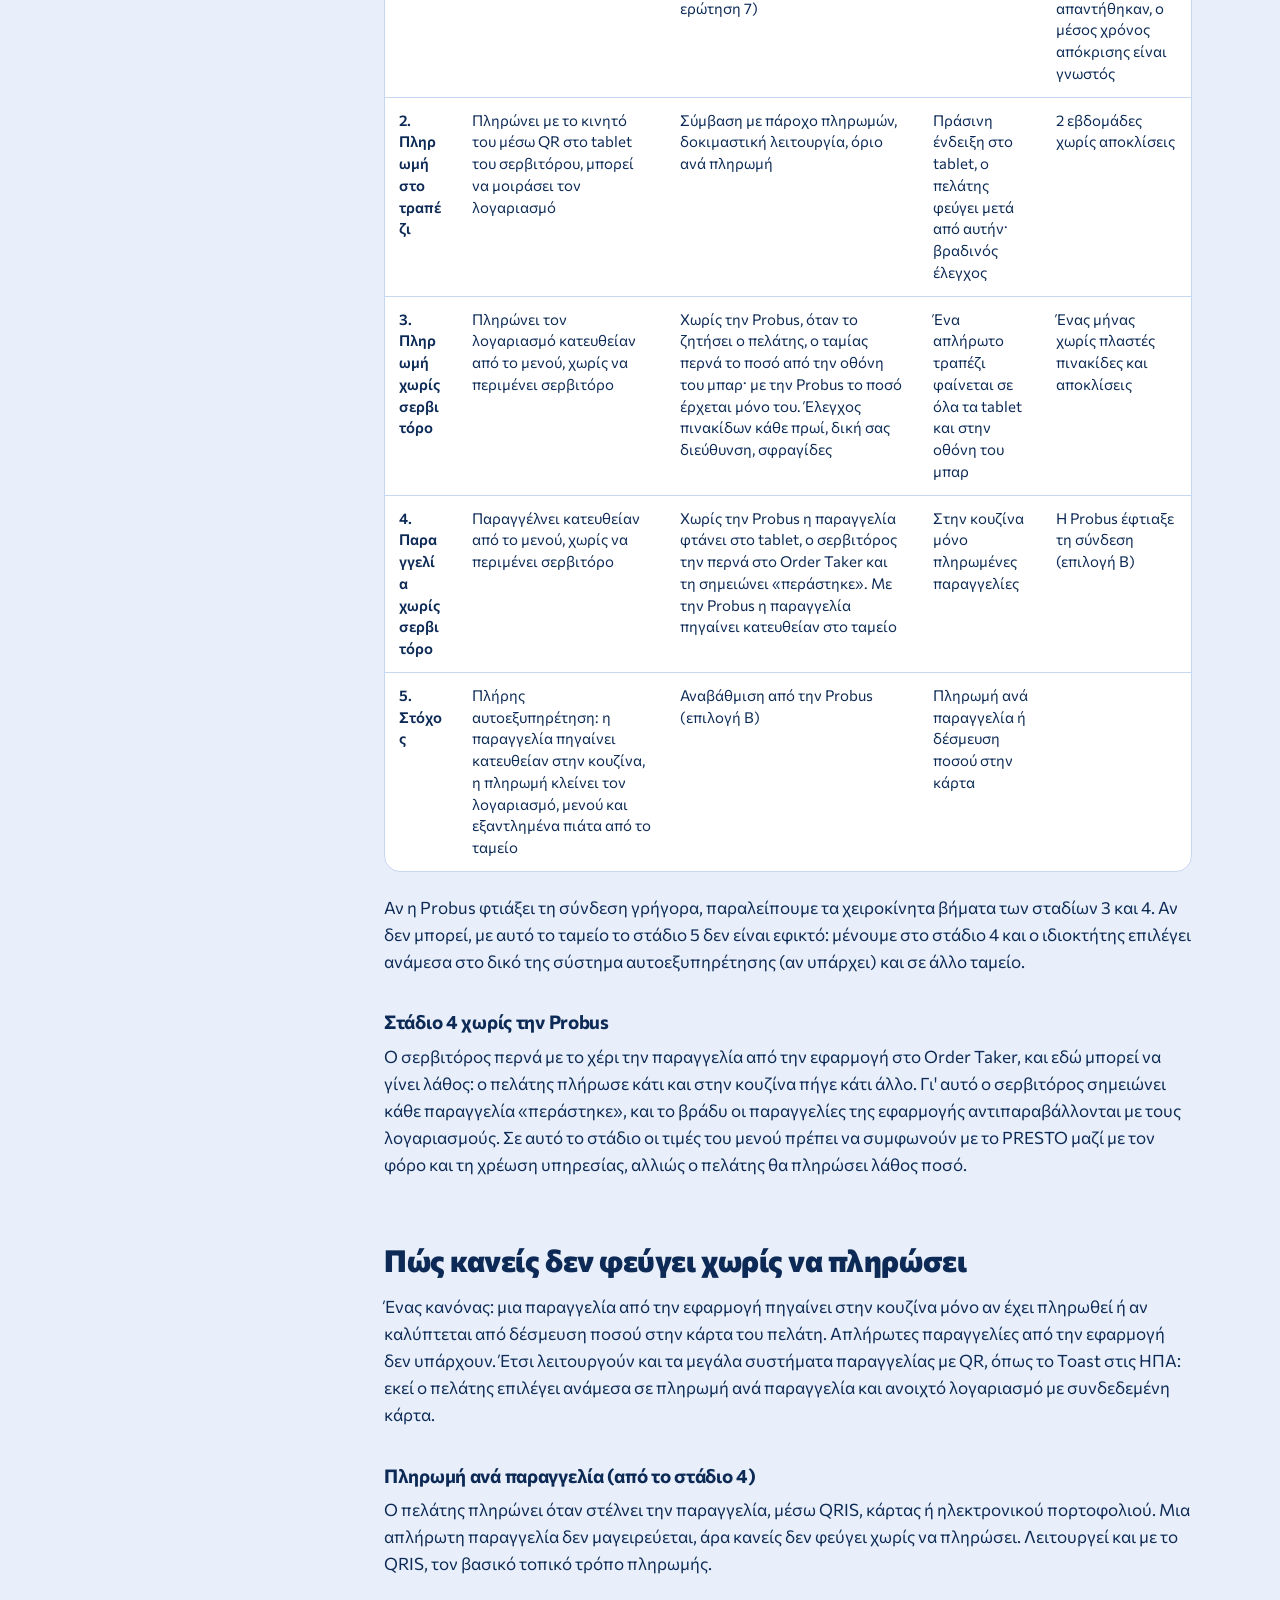
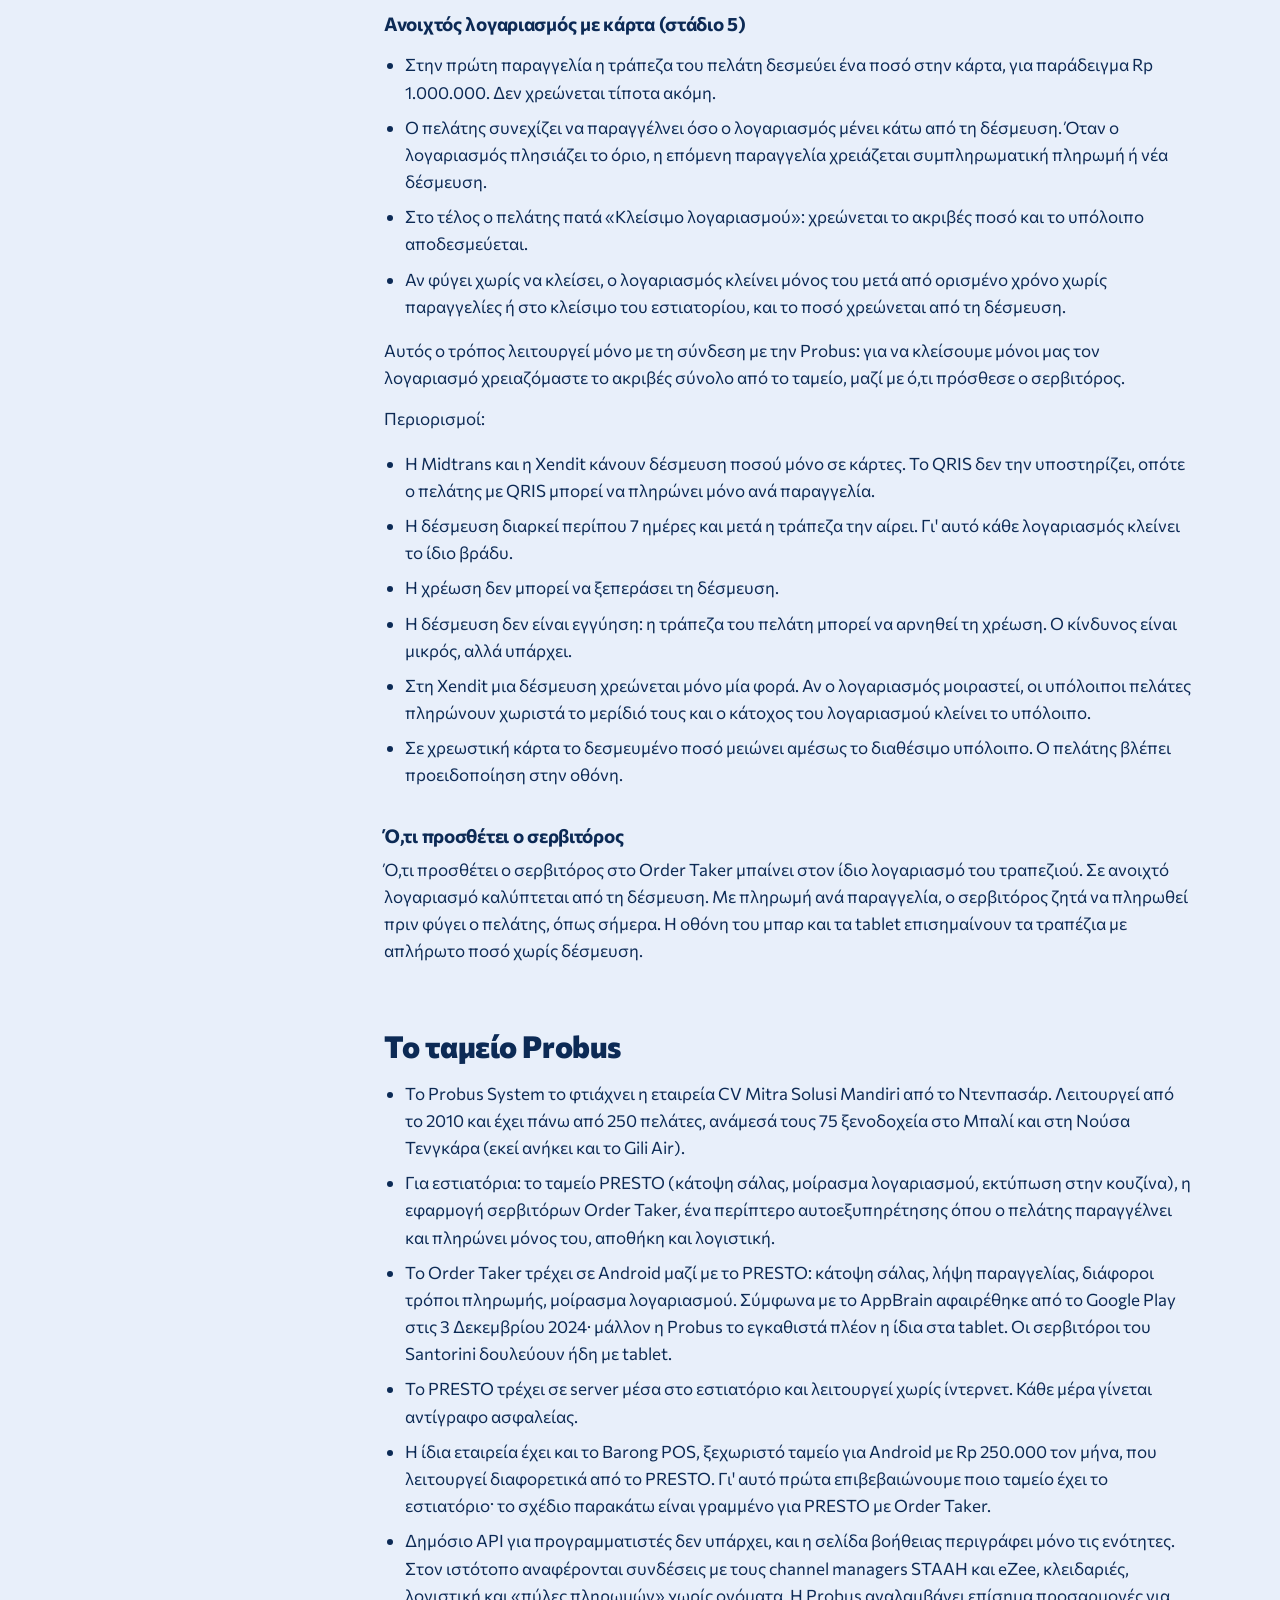
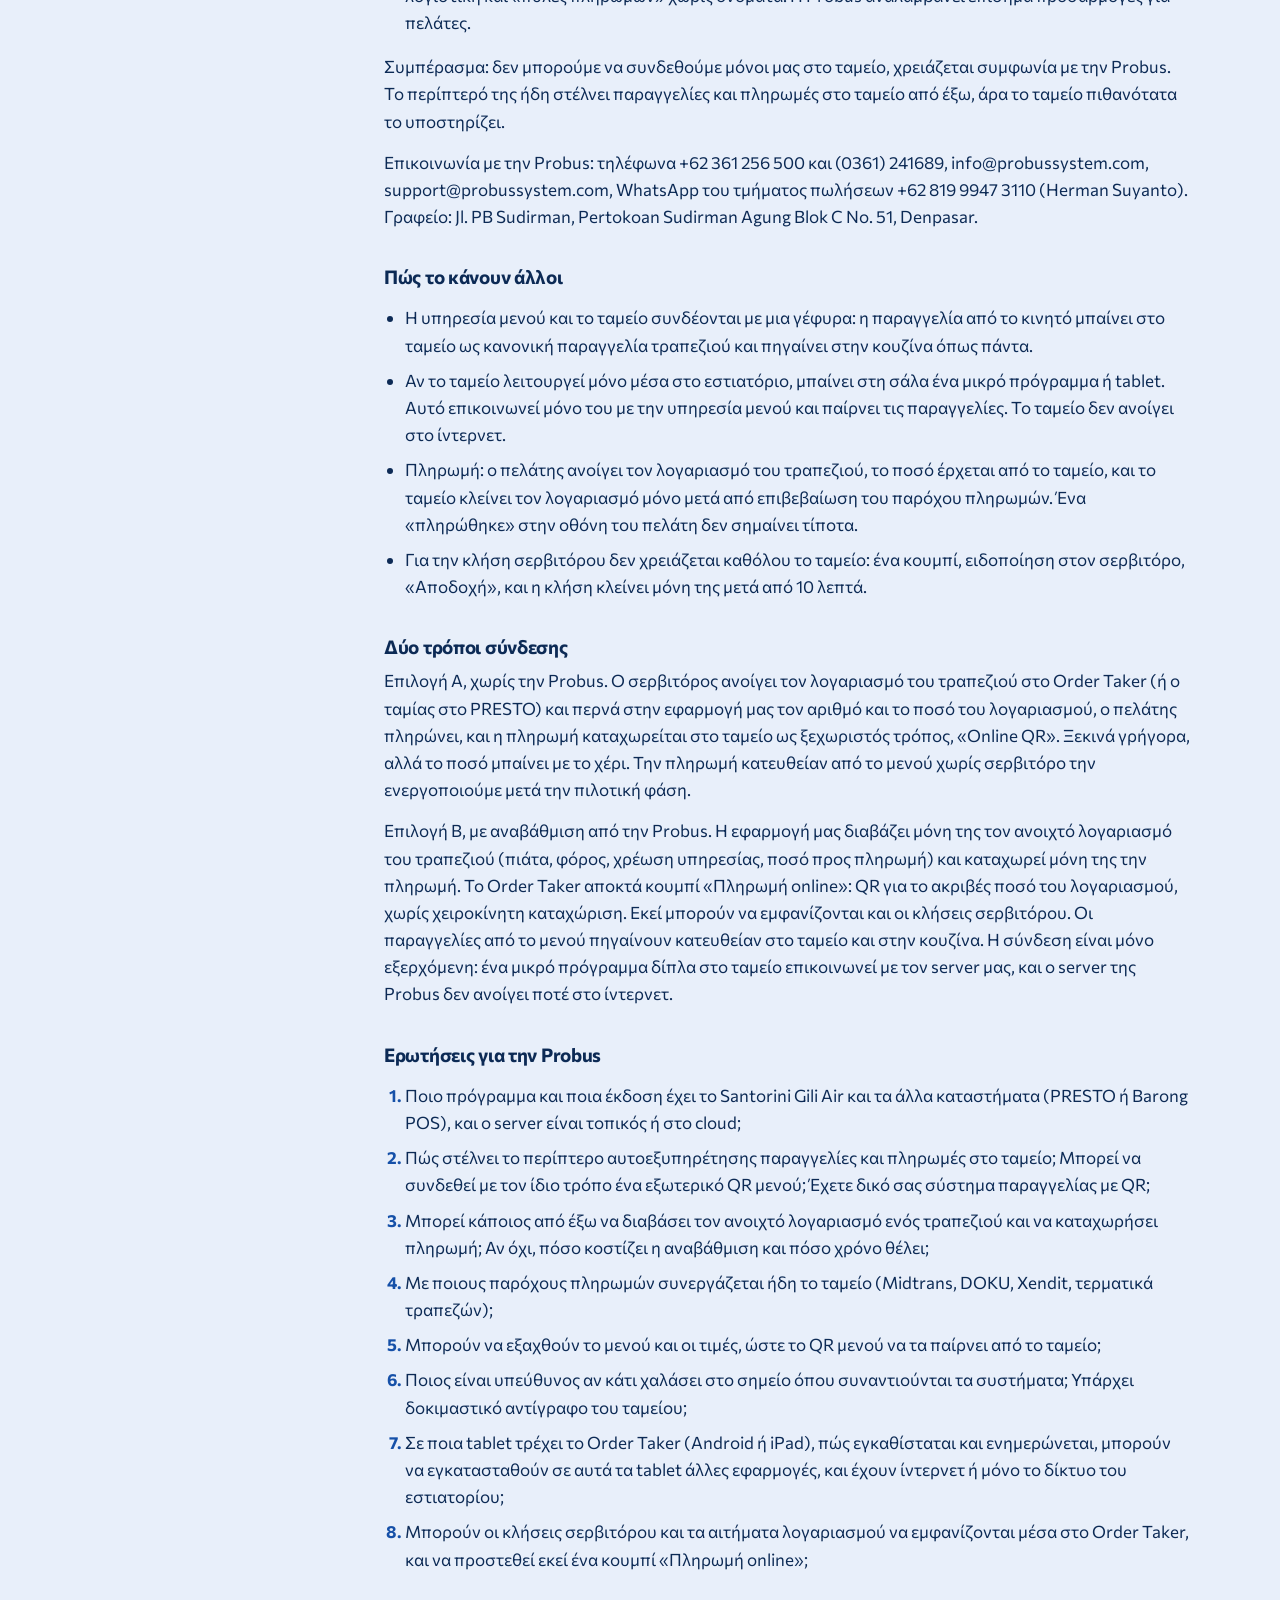
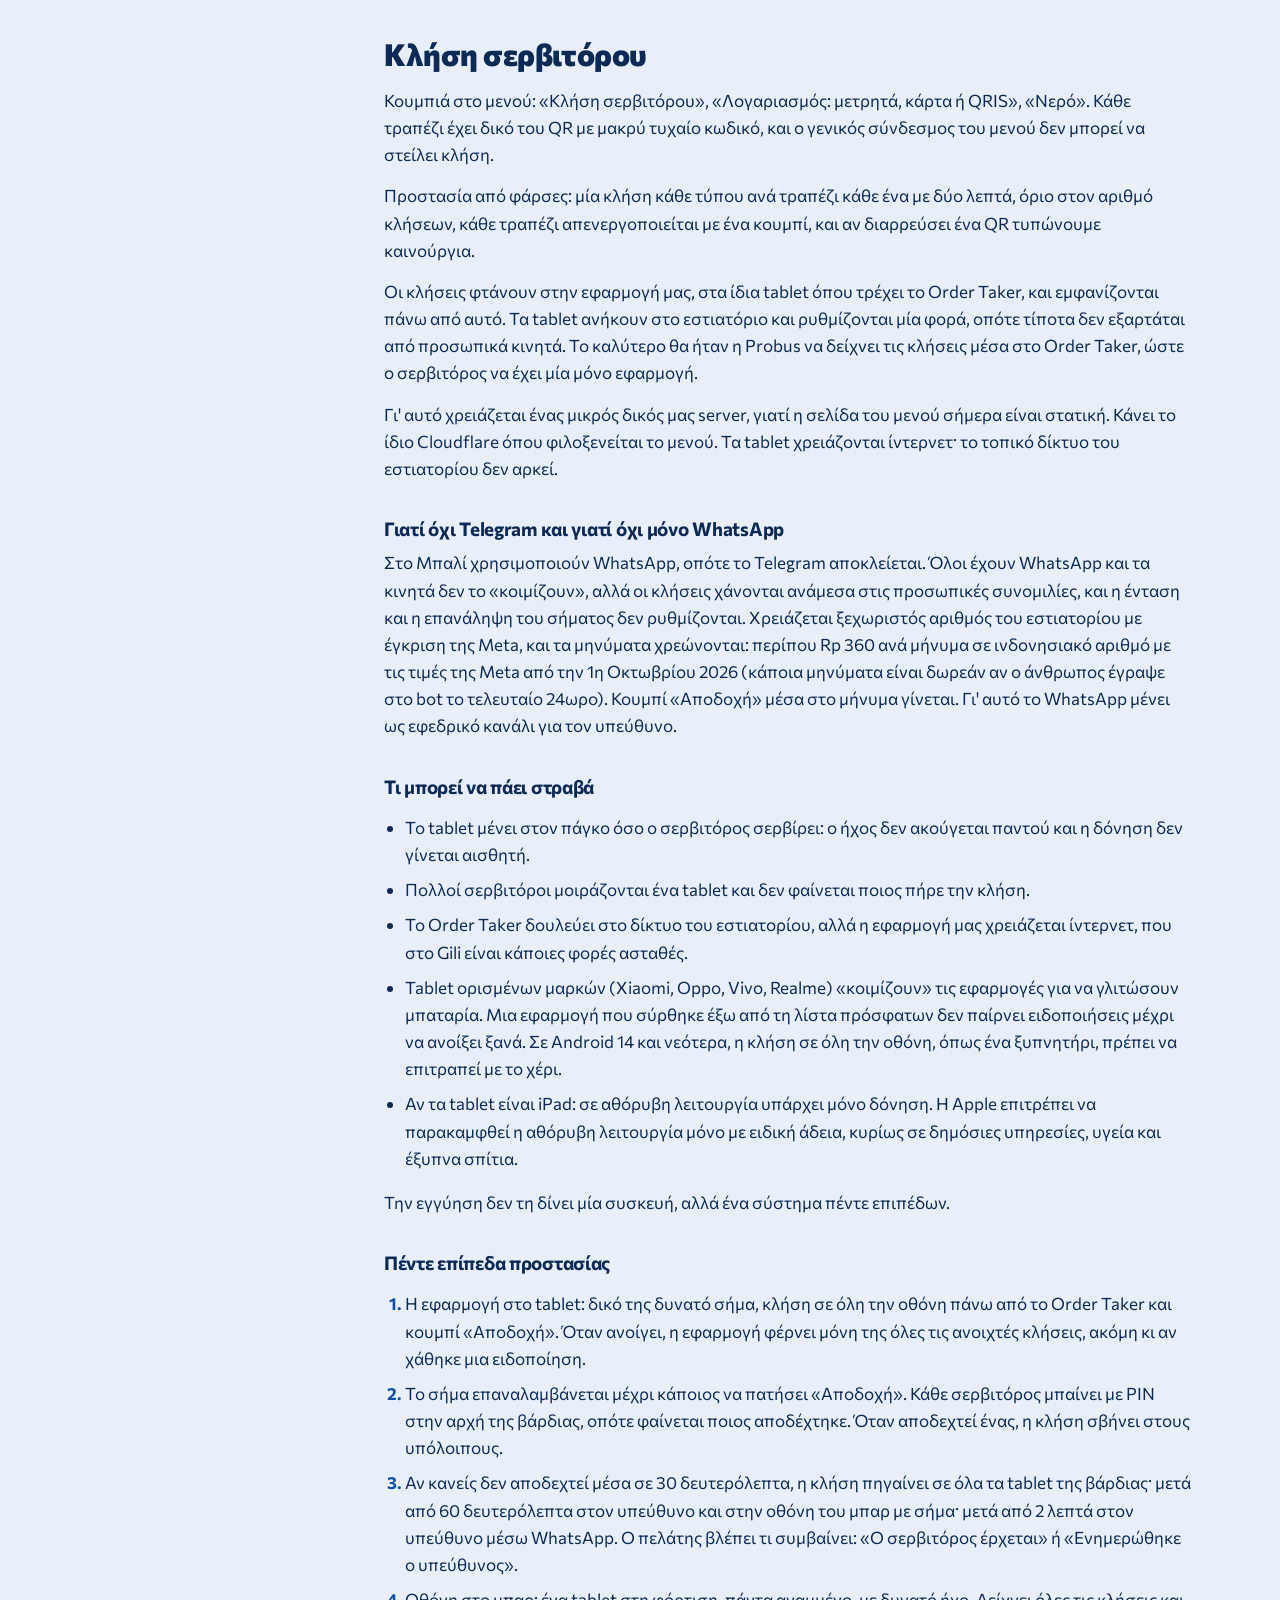
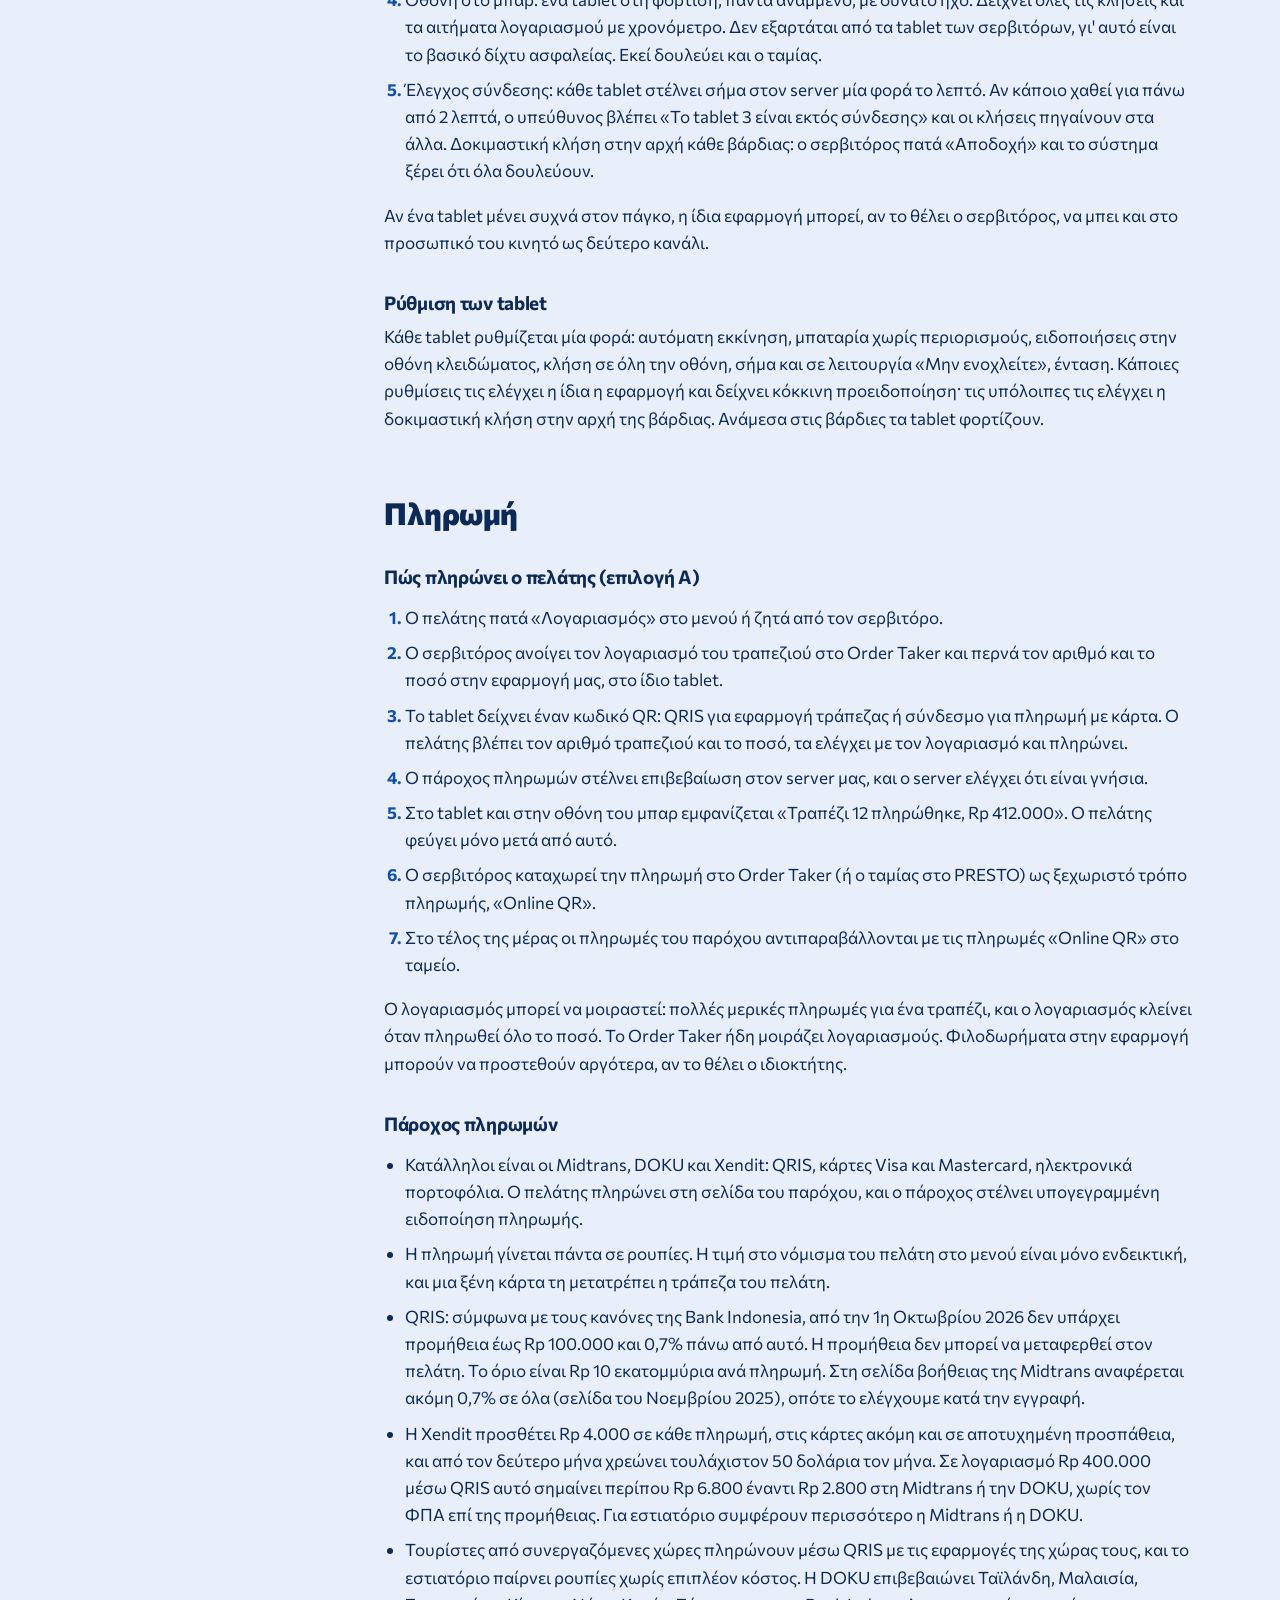
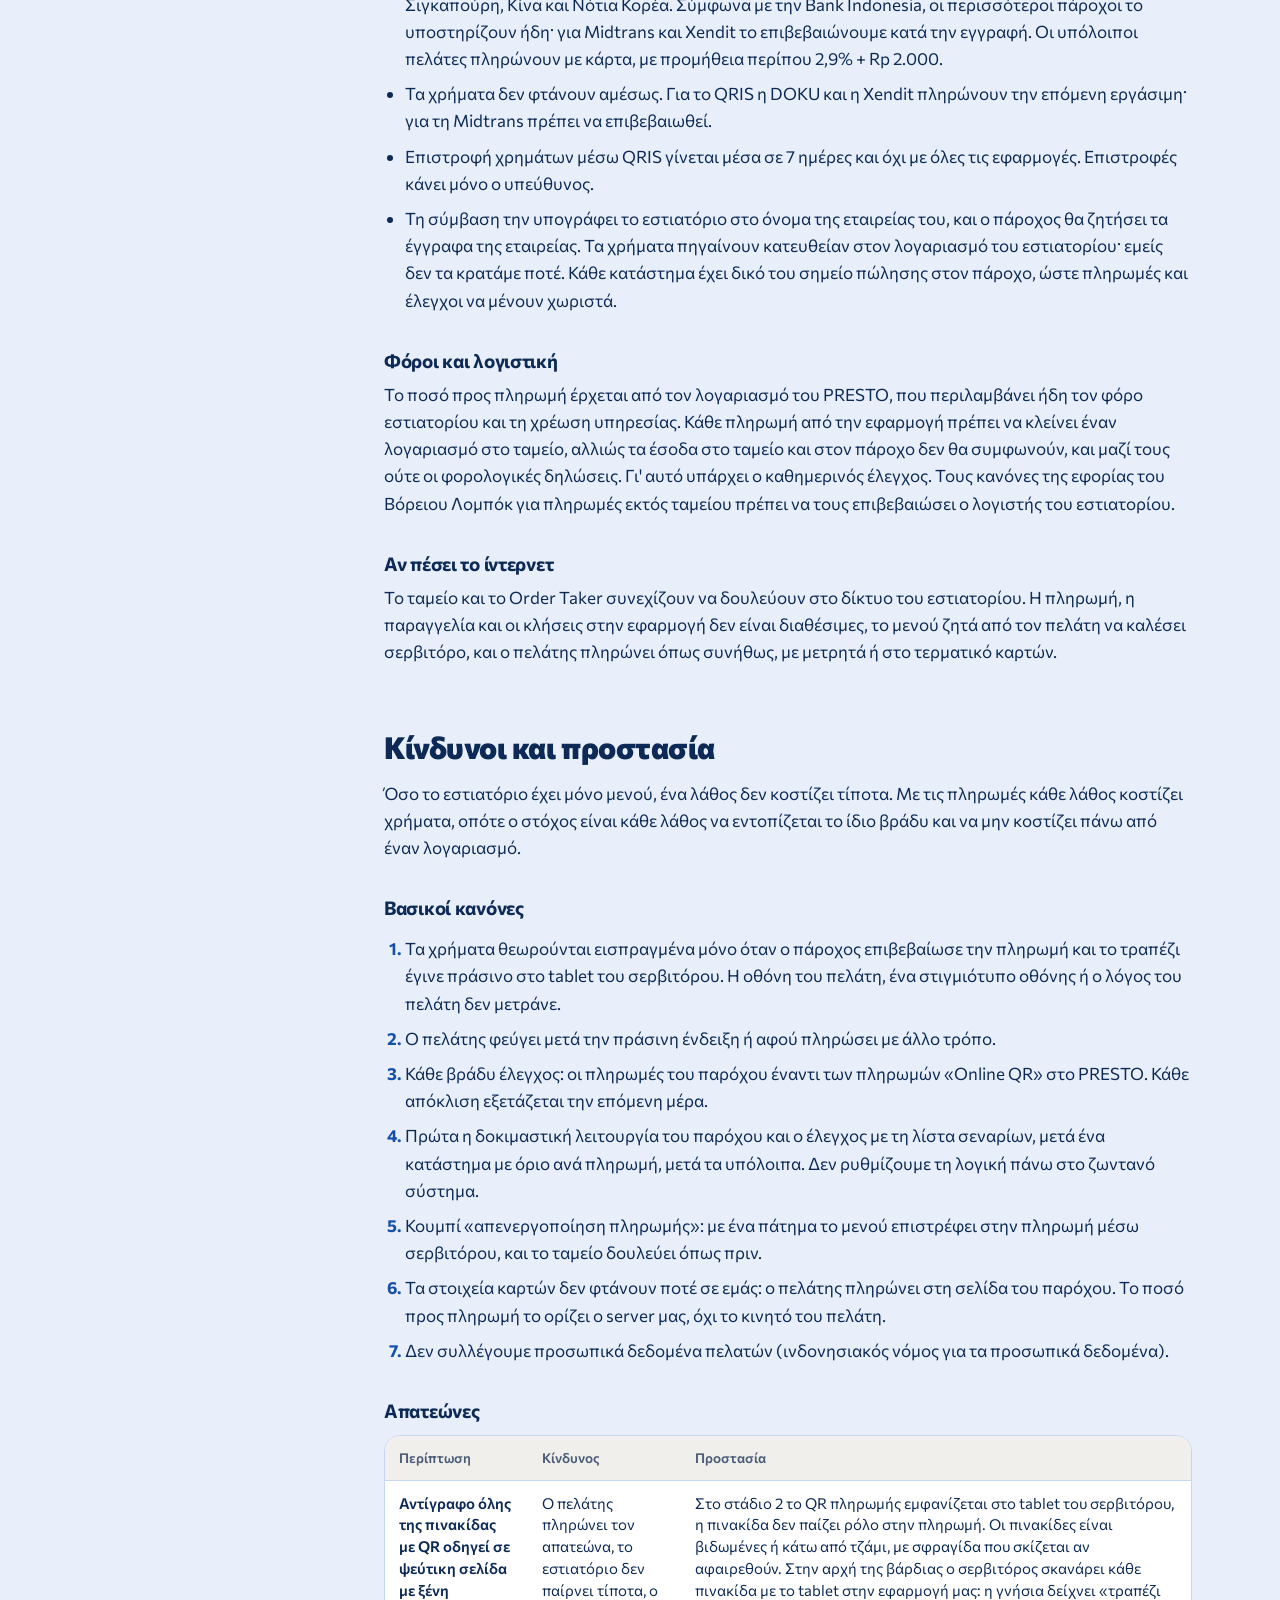
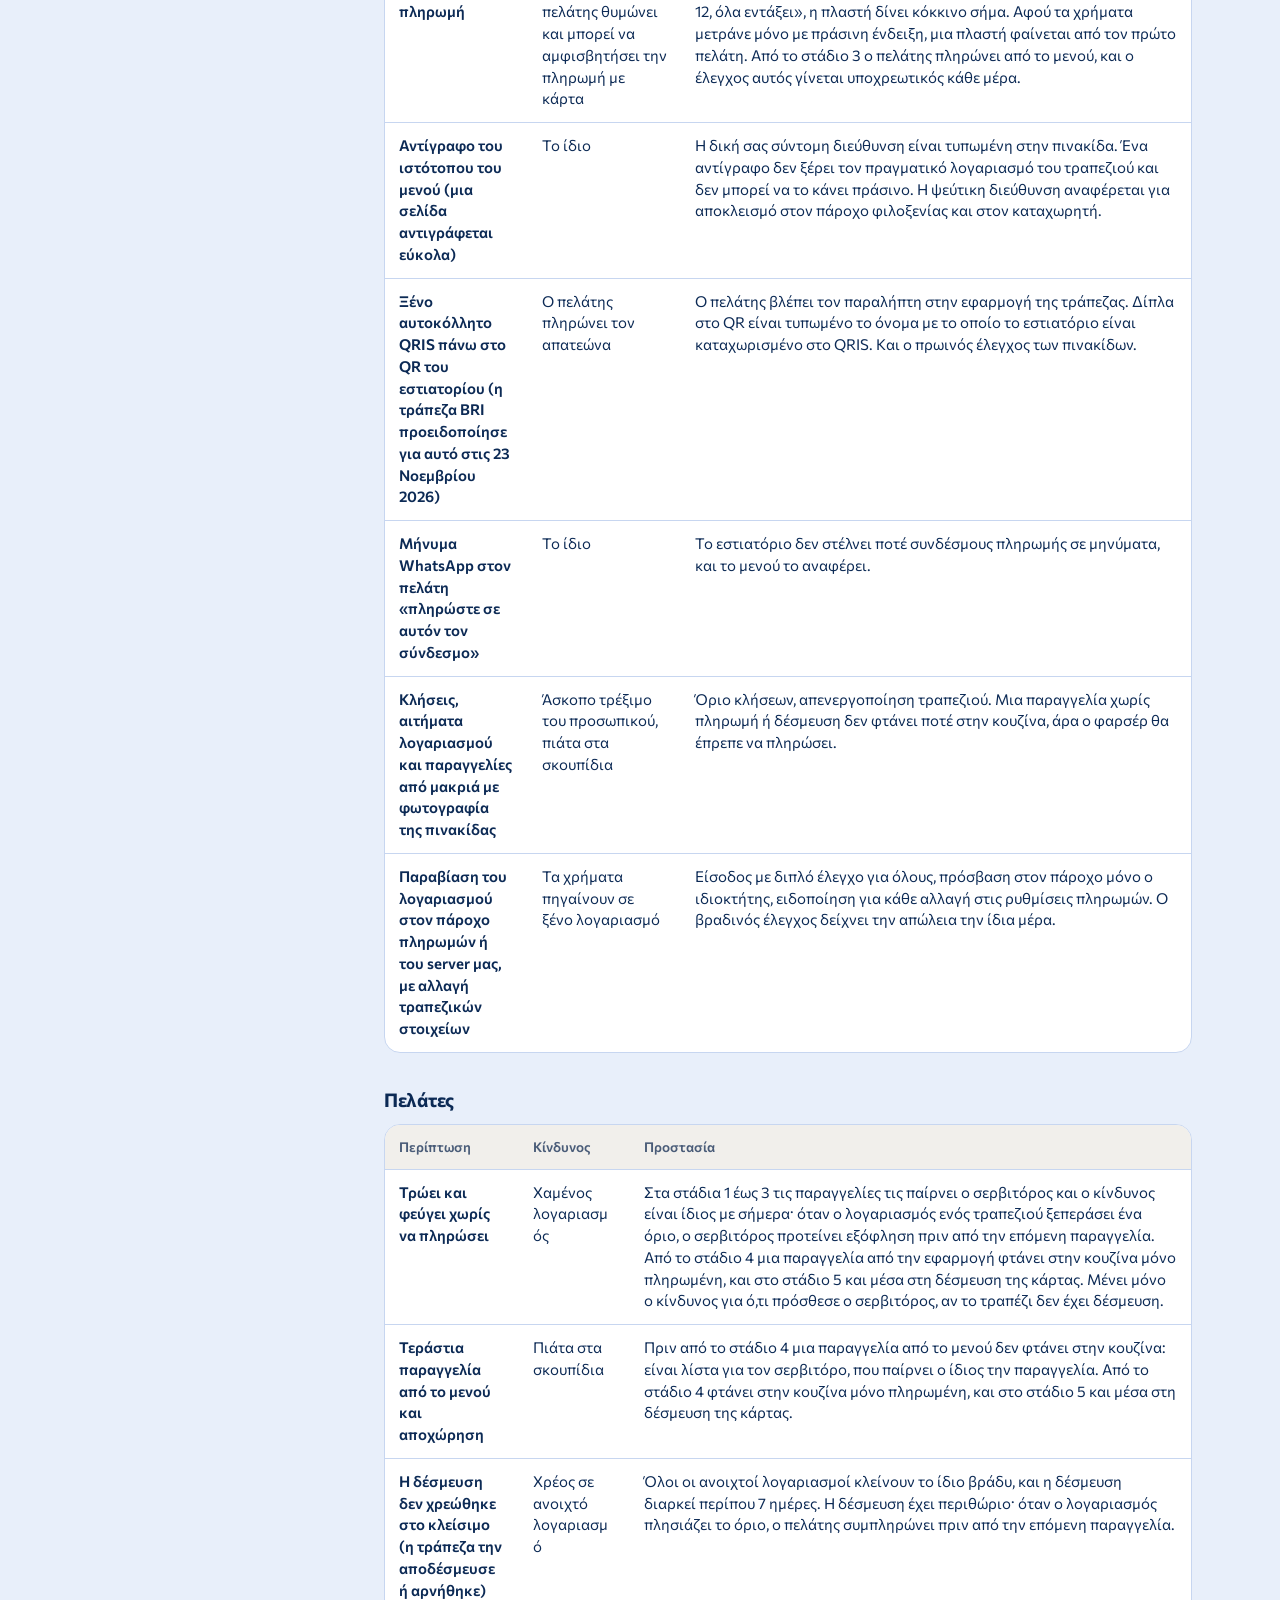
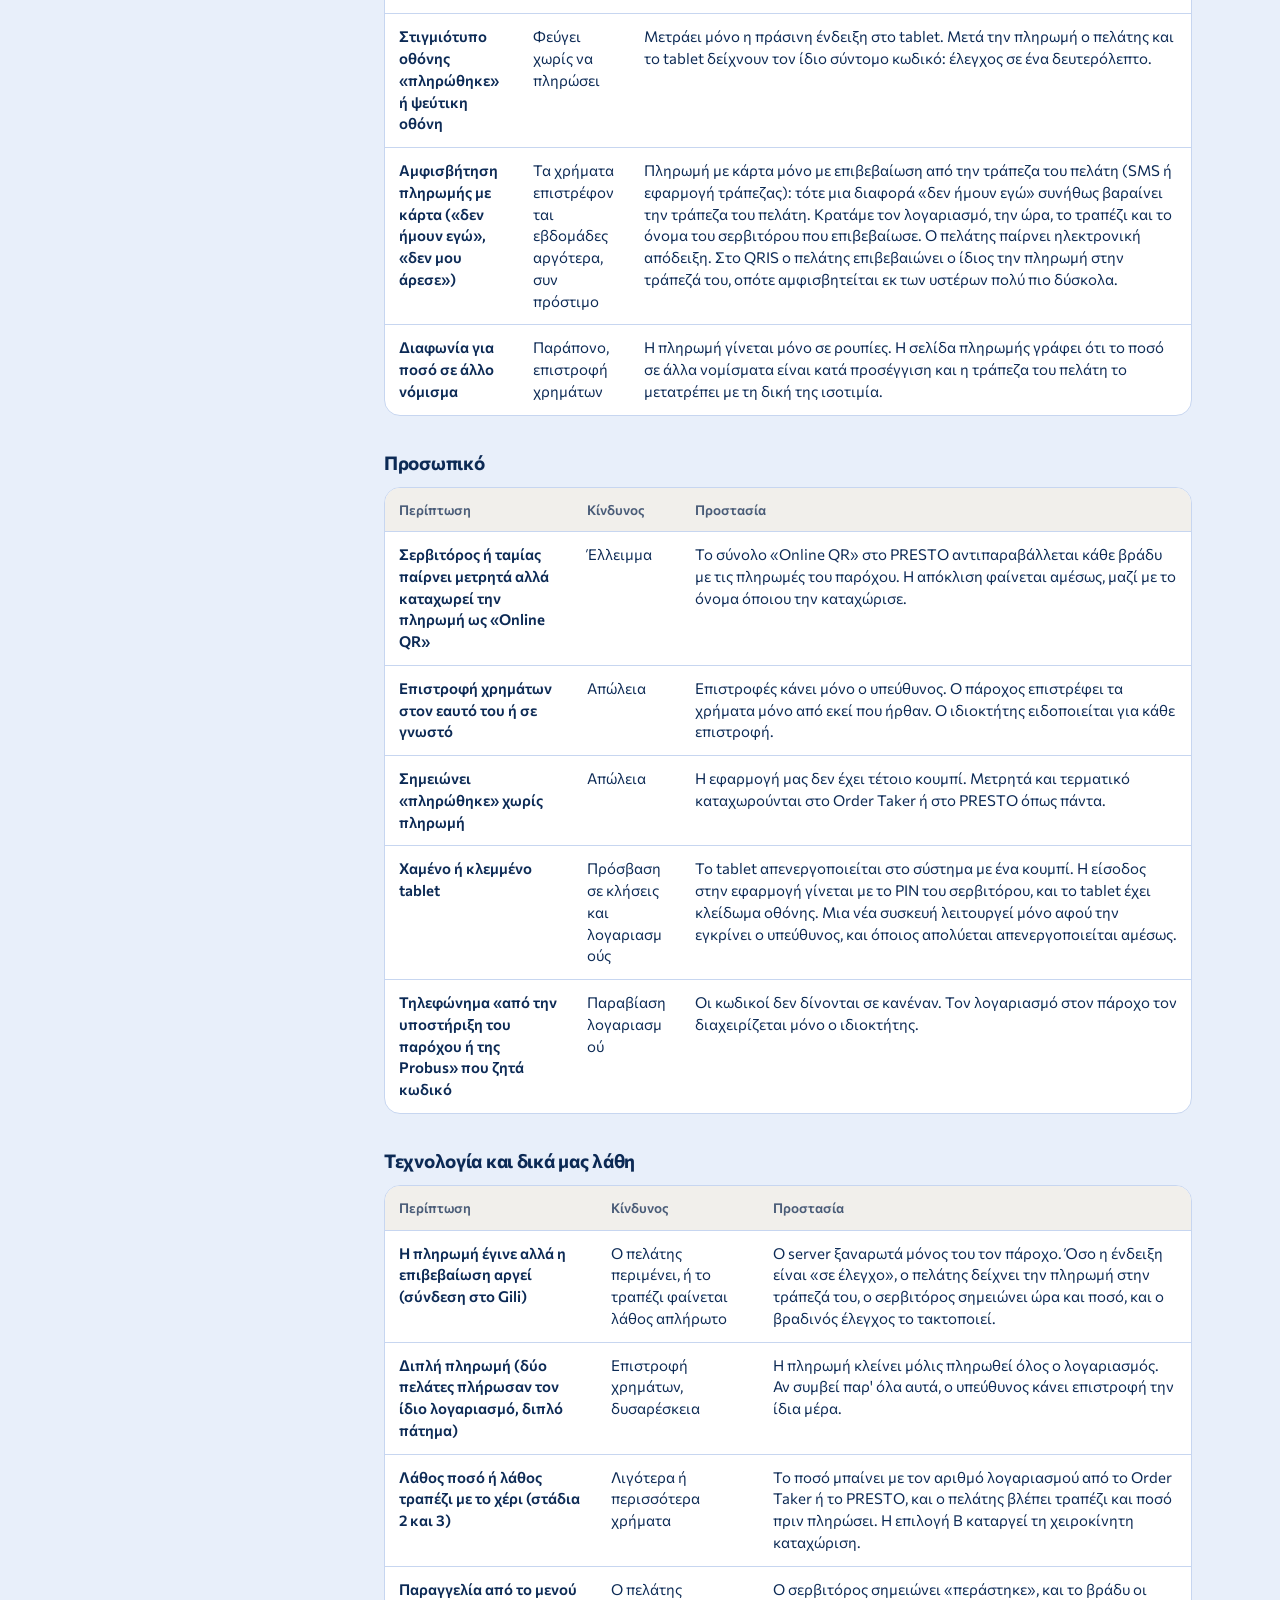
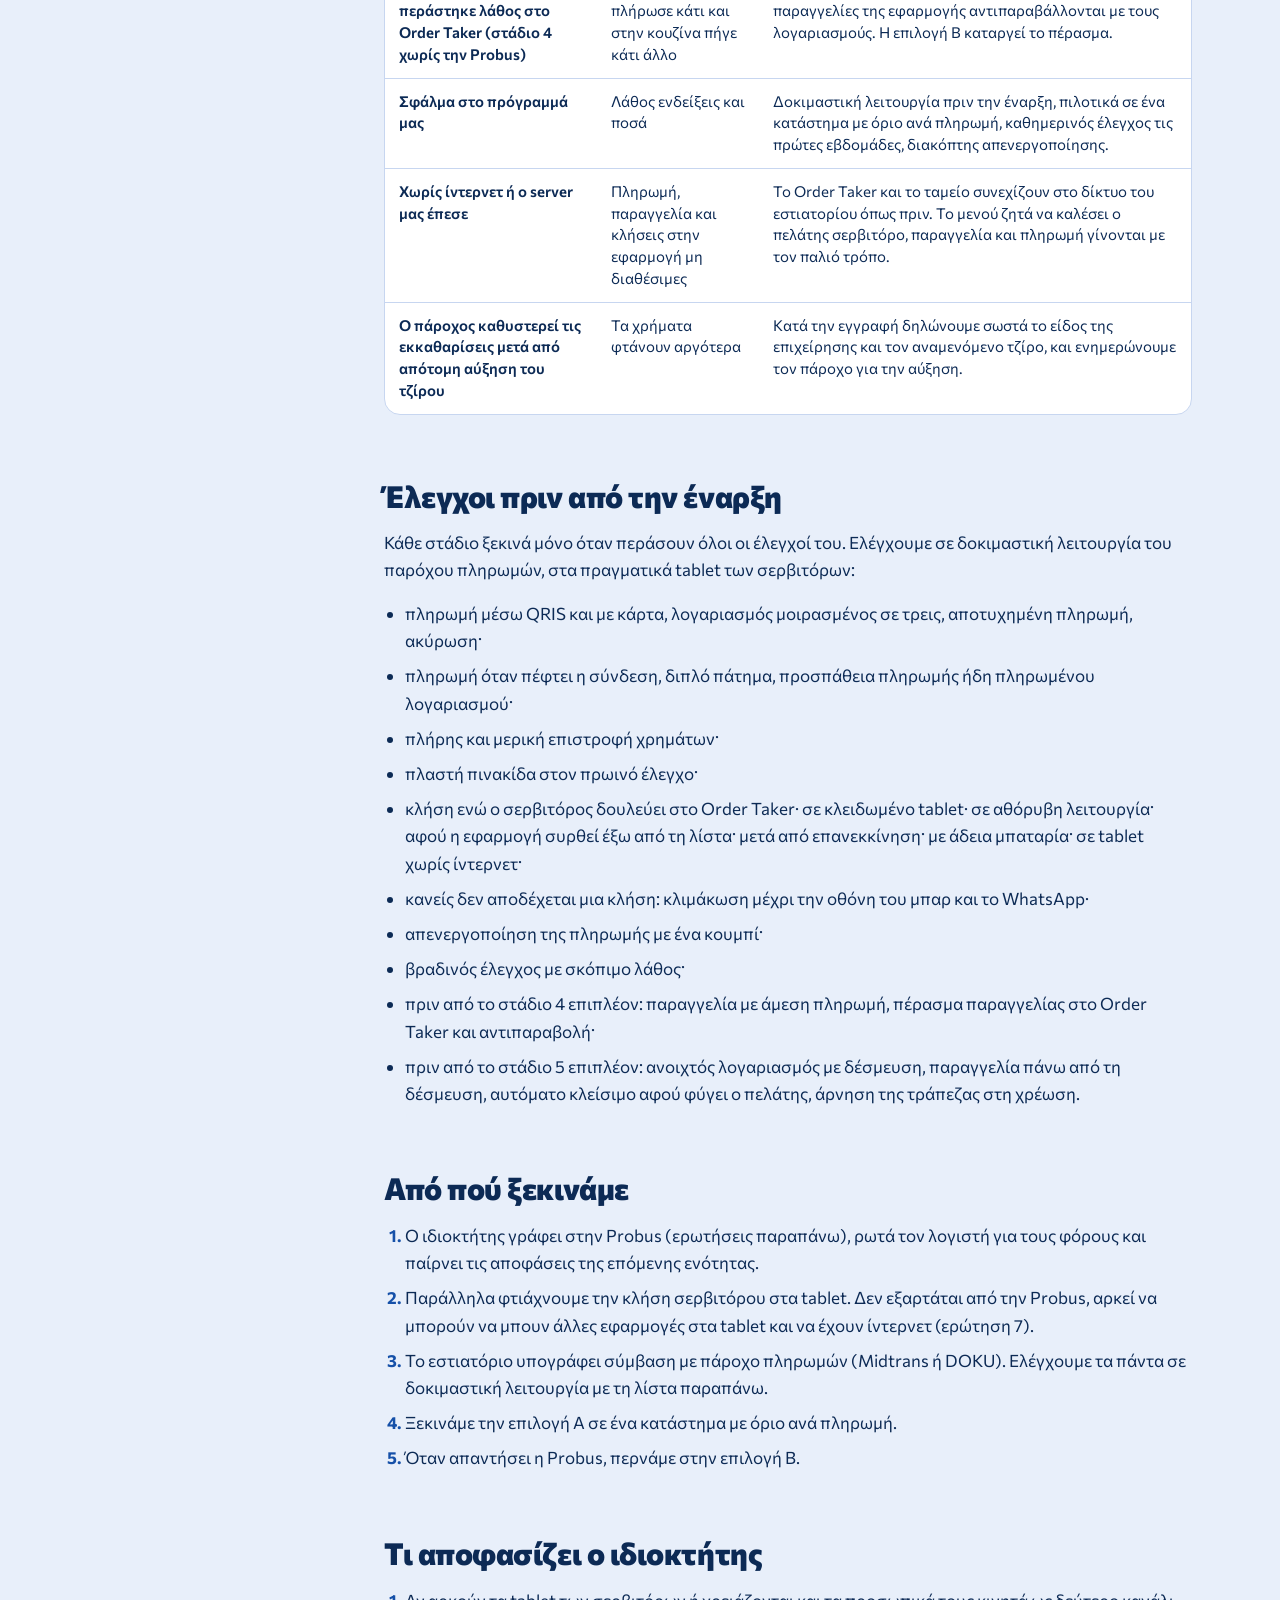
<file: el/plan.html>
<!doctype html>
<html lang="el">
<head>
<meta charset="utf-8">
<meta name="viewport" content="width=device-width,initial-scale=1,viewport-fit=cover">
<meta name="robots" content="noindex,nofollow">
<title>Αναλυτικό σχέδιο · Santorini</title>
<meta name="theme-color" content="#FFFFFF">
<link rel="icon" href="../assets/icon-192.png" type="image/png"><link rel="apple-touch-icon" href="../assets/apple-touch-icon.png">
<link rel="preconnect" href="https://fonts.googleapis.com"><link rel="preconnect" href="https://fonts.gstatic.com" crossorigin>
<link href="https://fonts.googleapis.com/css2?family=Commissioner:wght@400;500;600;700;800&display=swap" rel="stylesheet">
<link rel="stylesheet" href="../assets/site.css">
</head>
<body>
<a class="skip" href="#main">↓</a>
<header class="top"><div class="wrap">
<div class="bar"><a class="brand" href="index.html"><img src="../assets/logo-word.webp" alt="Santorini Greek Restaurant" width="720" height="259"><span>Σχέδιο ανάπτυξης του QR μενού</span></a><nav class="langs" aria-label="Language"><a href="../ru/plan.html" hreflang="ru">RU</a><a href="../en/plan.html" hreflang="en">EN</a><a href="../el/plan.html" hreflang="el" aria-current="page">EL</a></nav></div>
<nav class="views"><a href="index.html">Σύνοψη</a><a href="plan.html" aria-current="page">Αναλυτικά</a></nav>
</div></header>
<div class="meander" aria-hidden="true"></div>
<main id="main"><div class="wrap dochead"><h1>Αναλυτικό σχέδιο</h1><p>Όλα για την κλήση σερβιτόρου, τις πληρωμές και τις παραγγελίες μέσα από το QR μενού του Santorini: πώς συνδέεται το μενού με το ταμείο Probus, πώς εισπράττουμε και πώς δεν χάνουμε χρήματα.</p><a class="fig" href="../diagrams/roadmap-brief-el.html" target="_blank" rel="noopener"><figure><img src="../assets/roadmap-brief-el.webp" alt="Το σχέδιο σε διάγραμμα" width="1406" height="426"><figcaption><b>Το σχέδιο σε διάγραμμα</b><svg viewBox="0 0 16 16" aria-hidden="true"><path d="M6 3.5H3.5v9h9V10M9 3.5h3.5V7M12.5 3.5 7 9" fill="none" stroke="currentColor" stroke-width="1.5" stroke-linecap="round" stroke-linejoin="round"/></svg></figcaption></figure></a><p style="margin:12px 0 0;font-size:15px"><a href="../diagrams/roadmap-detail-ru.html" target="_blank" rel="noopener">Αναλυτικό διάγραμμα (στα ρωσικά)</a></p></div><div class="wrap doc">
<nav class="toc" aria-label="Περιεχόμενα"><b>Περιεχόμενα</b><ol><li><a href="#goal">Στόχος</a></li><li><a href="#stages">Στάδια</a></li><li><a href="#control">Πώς κανείς δεν φεύγει χωρίς να πληρώσει</a></li><li><a href="#probus">Το ταμείο Probus</a></li><li><a href="#call">Κλήση σερβιτόρου</a></li><li><a href="#payment">Πληρωμή</a></li><li><a href="#risks">Κίνδυνοι και προστασία</a></li><li><a href="#tests">Έλεγχοι πριν από την έναρξη</a></li><li><a href="#next">Από πού ξεκινάμε</a></li><li><a href="#decisions">Τι αποφασίζει ο ιδιοκτήτης</a></li><li><a href="#sources">Πηγές</a></li></ol></nav>
<article><details class="mtoc"><summary>Περιεχόμενα</summary><ol><li><a href="#goal">Στόχος</a></li><li><a href="#stages">Στάδια</a></li><li><a href="#control">Πώς κανείς δεν φεύγει χωρίς να πληρώσει</a></li><li><a href="#probus">Το ταμείο Probus</a></li><li><a href="#call">Κλήση σερβιτόρου</a></li><li><a href="#payment">Πληρωμή</a></li><li><a href="#risks">Κίνδυνοι και προστασία</a></li><li><a href="#tests">Έλεγχοι πριν από την έναρξη</a></li><li><a href="#next">Από πού ξεκινάμε</a></li><li><a href="#decisions">Τι αποφασίζει ο ιδιοκτήτης</a></li><li><a href="#sources">Πηγές</a></li></ol></details>

<h2 id="goal">Στόχος</h2>
<p>Ο πελάτης παραγγέλνει και πληρώνει στην εφαρμογή χωρίς να περιμένει σερβιτόρο, και το εστιατόριο δεν χάνει χρήματα. Φτάνουμε εκεί σε στάδια και σε κάθε στάδιο προσθέτουμε ό,τι είναι ήδη διαθέσιμο.</p>
<p>Το τελικό αποτέλεσμα:</p>
<ul>
<li>ο πελάτης σκανάρει το QR και παραγγέλνει, η παραγγελία πηγαίνει κατευθείαν στο ταμείο και στην κουζίνα, και τα πιάτα έρχονται στο τραπέζι·</li>
<li>ο πελάτης πληρώνει στην εφαρμογή, για κάθε παραγγελία ή στο τέλος με ανοιχτό λογαριασμό·</li>
<li>οι σερβιτόροι φέρνουν τα πιάτα, βοηθούν και λύνουν τις ασυνήθιστες περιπτώσεις· το κουμπί κλήσης παραμένει για όσους θέλουν άνθρωπο·</li>
<li>το μενού, οι τιμές και τα εξαντλημένα πιάτα έρχονται από το ταμείο.</li>
</ul>
<h2 id="stages">Στάδια</h2>
<p>Κάθε στάδιο ενεργοποιείται χωριστά και με ένα κουμπί επιστρέφει στο προηγούμενο. Εμείς προτείνουμε πότε προχωράμε, ο ιδιοκτήτης εγκρίνει.</p>
<div class="tbl"><table>
<thead>
<tr>
<th>Στάδιο</th>
<th>Τι παίρνει ο πελάτης</th>
<th>Τι χρειάζεται</th>
<th>Έλεγχος χρημάτων</th>
<th>Πότε προχωράμε</th>
</tr>
</thead>
<tbody>
<tr>
<td data-label="Στάδιο">Τώρα</td>
<td data-label="Τι παίρνει ο πελάτης">Μενού στη γλώσσα του, τιμές στο νόμισμά του</td>
<td data-label="Τι χρειάζεται">Διορθώσεις μενού, δική σας διεύθυνση</td>
<td data-label="Έλεγχος χρημάτων">Χωρίς χρήματα</td>
<td data-label="Πότε προχωράμε"></td>
</tr>
<tr>
<td data-label="Στάδιο">1. Κλήση</td>
<td data-label="Τι παίρνει ο πελάτης">Κλήση σερβιτόρου και λογαριασμός με ένα πάτημα</td>
<td data-label="Τι χρειάζεται">Ο server μας, εφαρμογή στα tablet των σερβιτόρων (απάντηση της Probus στην ερώτηση 7)</td>
<td data-label="Έλεγχος χρημάτων">Χωρίς χρήματα</td>
<td data-label="Πότε προχωράμε">2 εβδομάδες σε ένα κατάστημα: όλες οι κλήσεις απαντήθηκαν, ο μέσος χρόνος απόκρισης είναι γνωστός</td>
</tr>
<tr>
<td data-label="Στάδιο">2. Πληρωμή στο τραπέζι</td>
<td data-label="Τι παίρνει ο πελάτης">Πληρώνει με το κινητό του μέσω QR στο tablet του σερβιτόρου, μπορεί να μοιράσει τον λογαριασμό</td>
<td data-label="Τι χρειάζεται">Σύμβαση με πάροχο πληρωμών, δοκιμαστική λειτουργία, όριο ανά πληρωμή</td>
<td data-label="Έλεγχος χρημάτων">Πράσινη ένδειξη στο tablet, ο πελάτης φεύγει μετά από αυτήν· βραδινός έλεγχος</td>
<td data-label="Πότε προχωράμε">2 εβδομάδες χωρίς αποκλίσεις</td>
</tr>
<tr>
<td data-label="Στάδιο">3. Πληρωμή χωρίς σερβιτόρο</td>
<td data-label="Τι παίρνει ο πελάτης">Πληρώνει τον λογαριασμό κατευθείαν από το μενού, χωρίς να περιμένει σερβιτόρο</td>
<td data-label="Τι χρειάζεται">Χωρίς την Probus, όταν το ζητήσει ο πελάτης, ο ταμίας περνά το ποσό από την οθόνη του μπαρ· με την Probus το ποσό έρχεται μόνο του. Έλεγχος πινακίδων κάθε πρωί, δική σας διεύθυνση, σφραγίδες</td>
<td data-label="Έλεγχος χρημάτων">Ένα απλήρωτο τραπέζι φαίνεται σε όλα τα tablet και στην οθόνη του μπαρ</td>
<td data-label="Πότε προχωράμε">Ένας μήνας χωρίς πλαστές πινακίδες και αποκλίσεις</td>
</tr>
<tr>
<td data-label="Στάδιο">4. Παραγγελία χωρίς σερβιτόρο</td>
<td data-label="Τι παίρνει ο πελάτης">Παραγγέλνει κατευθείαν από το μενού, χωρίς να περιμένει σερβιτόρο</td>
<td data-label="Τι χρειάζεται">Χωρίς την Probus η παραγγελία φτάνει στο tablet, ο σερβιτόρος την περνά στο Order Taker και τη σημειώνει «περάστηκε». Με την Probus η παραγγελία πηγαίνει κατευθείαν στο ταμείο</td>
<td data-label="Έλεγχος χρημάτων">Στην κουζίνα μόνο πληρωμένες παραγγελίες</td>
<td data-label="Πότε προχωράμε">Η Probus έφτιαξε τη σύνδεση (επιλογή Β)</td>
</tr>
<tr>
<td data-label="Στάδιο">5. Στόχος</td>
<td data-label="Τι παίρνει ο πελάτης">Πλήρης αυτοεξυπηρέτηση: η παραγγελία πηγαίνει κατευθείαν στην κουζίνα, η πληρωμή κλείνει τον λογαριασμό, μενού και εξαντλημένα πιάτα από το ταμείο</td>
<td data-label="Τι χρειάζεται">Αναβάθμιση από την Probus (επιλογή Β)</td>
<td data-label="Έλεγχος χρημάτων">Πληρωμή ανά παραγγελία ή δέσμευση ποσού στην κάρτα</td>
<td data-label="Πότε προχωράμε"></td>
</tr>
</tbody>
</table></div>
<p>Αν η Probus φτιάξει τη σύνδεση γρήγορα, παραλείπουμε τα χειροκίνητα βήματα των σταδίων 3 και 4. Αν δεν μπορεί, με αυτό το ταμείο το στάδιο 5 δεν είναι εφικτό: μένουμε στο στάδιο 4 και ο ιδιοκτήτης επιλέγει ανάμεσα στο δικό της σύστημα αυτοεξυπηρέτησης (αν υπάρχει) και σε άλλο ταμείο.</p>
<h3>Στάδιο 4 χωρίς την Probus</h3>
<p>Ο σερβιτόρος περνά με το χέρι την παραγγελία από την εφαρμογή στο Order Taker, και εδώ μπορεί να γίνει λάθος: ο πελάτης πλήρωσε κάτι και στην κουζίνα πήγε κάτι άλλο. Γι' αυτό ο σερβιτόρος σημειώνει κάθε παραγγελία «περάστηκε», και το βράδυ οι παραγγελίες της εφαρμογής αντιπαραβάλλονται με τους λογαριασμούς. Σε αυτό το στάδιο οι τιμές του μενού πρέπει να συμφωνούν με το PRESTO μαζί με τον φόρο και τη χρέωση υπηρεσίας, αλλιώς ο πελάτης θα πληρώσει λάθος ποσό.</p>
<h2 id="control">Πώς κανείς δεν φεύγει χωρίς να πληρώσει</h2>
<p>Ένας κανόνας: μια παραγγελία από την εφαρμογή πηγαίνει στην κουζίνα μόνο αν έχει πληρωθεί ή αν καλύπτεται από δέσμευση ποσού στην κάρτα του πελάτη. Απλήρωτες παραγγελίες από την εφαρμογή δεν υπάρχουν. Έτσι λειτουργούν και τα μεγάλα συστήματα παραγγελίας με QR, όπως το Toast στις ΗΠΑ: εκεί ο πελάτης επιλέγει ανάμεσα σε πληρωμή ανά παραγγελία και ανοιχτό λογαριασμό με συνδεδεμένη κάρτα.</p>
<h3>Πληρωμή ανά παραγγελία (από το στάδιο 4)</h3>
<p>Ο πελάτης πληρώνει όταν στέλνει την παραγγελία, μέσω QRIS, κάρτας ή ηλεκτρονικού πορτοφολιού. Μια απλήρωτη παραγγελία δεν μαγειρεύεται, άρα κανείς δεν φεύγει χωρίς να πληρώσει. Λειτουργεί και με το QRIS, τον βασικό τοπικό τρόπο πληρωμής.</p>
<h3>Ανοιχτός λογαριασμός με κάρτα (στάδιο 5)</h3>
<ul>
<li>Στην πρώτη παραγγελία η τράπεζα του πελάτη δεσμεύει ένα ποσό στην κάρτα, για παράδειγμα Rp 1.000.000. Δεν χρεώνεται τίποτα ακόμη.</li>
<li>Ο πελάτης συνεχίζει να παραγγέλνει όσο ο λογαριασμός μένει κάτω από τη δέσμευση. Όταν ο λογαριασμός πλησιάζει το όριο, η επόμενη παραγγελία χρειάζεται συμπληρωματική πληρωμή ή νέα δέσμευση.</li>
<li>Στο τέλος ο πελάτης πατά «Κλείσιμο λογαριασμού»: χρεώνεται το ακριβές ποσό και το υπόλοιπο αποδεσμεύεται.</li>
<li>Αν φύγει χωρίς να κλείσει, ο λογαριασμός κλείνει μόνος του μετά από ορισμένο χρόνο χωρίς παραγγελίες ή στο κλείσιμο του εστιατορίου, και το ποσό χρεώνεται από τη δέσμευση.</li>
</ul>
<p>Αυτός ο τρόπος λειτουργεί μόνο με τη σύνδεση με την Probus: για να κλείσουμε μόνοι μας τον λογαριασμό χρειαζόμαστε το ακριβές σύνολο από το ταμείο, μαζί με ό,τι πρόσθεσε ο σερβιτόρος.</p>
<p>Περιορισμοί:</p>
<ul>
<li>Η Midtrans και η Xendit κάνουν δέσμευση ποσού μόνο σε κάρτες. Το QRIS δεν την υποστηρίζει, οπότε ο πελάτης με QRIS μπορεί να πληρώνει μόνο ανά παραγγελία.</li>
<li>Η δέσμευση διαρκεί περίπου 7 ημέρες και μετά η τράπεζα την αίρει. Γι' αυτό κάθε λογαριασμός κλείνει το ίδιο βράδυ.</li>
<li>Η χρέωση δεν μπορεί να ξεπεράσει τη δέσμευση.</li>
<li>Η δέσμευση δεν είναι εγγύηση: η τράπεζα του πελάτη μπορεί να αρνηθεί τη χρέωση. Ο κίνδυνος είναι μικρός, αλλά υπάρχει.</li>
<li>Στη Xendit μια δέσμευση χρεώνεται μόνο μία φορά. Αν ο λογαριασμός μοιραστεί, οι υπόλοιποι πελάτες πληρώνουν χωριστά το μερίδιό τους και ο κάτοχος του λογαριασμού κλείνει το υπόλοιπο.</li>
<li>Σε χρεωστική κάρτα το δεσμευμένο ποσό μειώνει αμέσως το διαθέσιμο υπόλοιπο. Ο πελάτης βλέπει προειδοποίηση στην οθόνη.</li>
</ul>
<h3>Ό,τι προσθέτει ο σερβιτόρος</h3>
<p>Ό,τι προσθέτει ο σερβιτόρος στο Order Taker μπαίνει στον ίδιο λογαριασμό του τραπεζιού. Σε ανοιχτό λογαριασμό καλύπτεται από τη δέσμευση. Με πληρωμή ανά παραγγελία, ο σερβιτόρος ζητά να πληρωθεί πριν φύγει ο πελάτης, όπως σήμερα. Η οθόνη του μπαρ και τα tablet επισημαίνουν τα τραπέζια με απλήρωτο ποσό χωρίς δέσμευση.</p>
<h2 id="probus">Το ταμείο Probus</h2>
<ul>
<li>Το Probus System το φτιάχνει η εταιρεία CV Mitra Solusi Mandiri από το Ντενπασάρ. Λειτουργεί από το 2010 και έχει πάνω από 250 πελάτες, ανάμεσά τους 75 ξενοδοχεία στο Μπαλί και στη Νούσα Τενγκάρα (εκεί ανήκει και το Gili Air).</li>
<li>Για εστιατόρια: το ταμείο PRESTO (κάτοψη σάλας, μοίρασμα λογαριασμού, εκτύπωση στην κουζίνα), η εφαρμογή σερβιτόρων Order Taker, ένα περίπτερο αυτοεξυπηρέτησης όπου ο πελάτης παραγγέλνει και πληρώνει μόνος του, αποθήκη και λογιστική.</li>
<li>Το Order Taker τρέχει σε Android μαζί με το PRESTO: κάτοψη σάλας, λήψη παραγγελίας, διάφοροι τρόποι πληρωμής, μοίρασμα λογαριασμού. Σύμφωνα με το AppBrain αφαιρέθηκε από το Google Play στις 3 Δεκεμβρίου 2024· μάλλον η Probus το εγκαθιστά πλέον η ίδια στα tablet. Οι σερβιτόροι του Santorini δουλεύουν ήδη με tablet.</li>
<li>Το PRESTO τρέχει σε server μέσα στο εστιατόριο και λειτουργεί χωρίς ίντερνετ. Κάθε μέρα γίνεται αντίγραφο ασφαλείας.</li>
<li>Η ίδια εταιρεία έχει και το Barong POS, ξεχωριστό ταμείο για Android με Rp 250.000 τον μήνα, που λειτουργεί διαφορετικά από το PRESTO. Γι' αυτό πρώτα επιβεβαιώνουμε ποιο ταμείο έχει το εστιατόριο· το σχέδιο παρακάτω είναι γραμμένο για PRESTO με Order Taker.</li>
<li>Δημόσιο API για προγραμματιστές δεν υπάρχει, και η σελίδα βοήθειας περιγράφει μόνο τις ενότητες. Στον ιστότοπο αναφέρονται συνδέσεις με τους channel managers STAAH και eZee, κλειδαριές, λογιστική και «πύλες πληρωμών» χωρίς ονόματα. Η Probus αναλαμβάνει επίσημα προσαρμογές για πελάτες.</li>
</ul>
<p>Συμπέρασμα: δεν μπορούμε να συνδεθούμε μόνοι μας στο ταμείο, χρειάζεται συμφωνία με την Probus. Το περίπτερό της ήδη στέλνει παραγγελίες και πληρωμές στο ταμείο από έξω, άρα το ταμείο πιθανότατα το υποστηρίζει.</p>
<p>Επικοινωνία με την Probus: τηλέφωνα +62 361 256 500 και (0361) 241689, info@probussystem.com, support@probussystem.com, WhatsApp του τμήματος πωλήσεων +62 819 9947 3110 (Herman Suyanto). Γραφείο: Jl. PB Sudirman, Pertokoan Sudirman Agung Blok C No. 51, Denpasar.</p>
<h3>Πώς το κάνουν άλλοι</h3>
<ul>
<li>Η υπηρεσία μενού και το ταμείο συνδέονται με μια γέφυρα: η παραγγελία από το κινητό μπαίνει στο ταμείο ως κανονική παραγγελία τραπεζιού και πηγαίνει στην κουζίνα όπως πάντα.</li>
<li>Αν το ταμείο λειτουργεί μόνο μέσα στο εστιατόριο, μπαίνει στη σάλα ένα μικρό πρόγραμμα ή tablet. Αυτό επικοινωνεί μόνο του με την υπηρεσία μενού και παίρνει τις παραγγελίες. Το ταμείο δεν ανοίγει στο ίντερνετ.</li>
<li>Πληρωμή: ο πελάτης ανοίγει τον λογαριασμό του τραπεζιού, το ποσό έρχεται από το ταμείο, και το ταμείο κλείνει τον λογαριασμό μόνο μετά από επιβεβαίωση του παρόχου πληρωμών. Ένα «πληρώθηκε» στην οθόνη του πελάτη δεν σημαίνει τίποτα.</li>
<li>Για την κλήση σερβιτόρου δεν χρειάζεται καθόλου το ταμείο: ένα κουμπί, ειδοποίηση στον σερβιτόρο, «Αποδοχή», και η κλήση κλείνει μόνη της μετά από 10 λεπτά.</li>
</ul>
<h3>Δύο τρόποι σύνδεσης</h3>
<p>Επιλογή Α, χωρίς την Probus. Ο σερβιτόρος ανοίγει τον λογαριασμό του τραπεζιού στο Order Taker (ή ο ταμίας στο PRESTO) και περνά στην εφαρμογή μας τον αριθμό και το ποσό του λογαριασμού, ο πελάτης πληρώνει, και η πληρωμή καταχωρείται στο ταμείο ως ξεχωριστός τρόπος, «Online QR». Ξεκινά γρήγορα, αλλά το ποσό μπαίνει με το χέρι. Την πληρωμή κατευθείαν από το μενού χωρίς σερβιτόρο την ενεργοποιούμε μετά την πιλοτική φάση.</p>
<p>Επιλογή Β, με αναβάθμιση από την Probus. Η εφαρμογή μας διαβάζει μόνη της τον ανοιχτό λογαριασμό του τραπεζιού (πιάτα, φόρος, χρέωση υπηρεσίας, ποσό προς πληρωμή) και καταχωρεί μόνη της την πληρωμή. Το Order Taker αποκτά κουμπί «Πληρωμή online»: QR για το ακριβές ποσό του λογαριασμού, χωρίς χειροκίνητη καταχώριση. Εκεί μπορούν να εμφανίζονται και οι κλήσεις σερβιτόρου. Οι παραγγελίες από το μενού πηγαίνουν κατευθείαν στο ταμείο και στην κουζίνα. Η σύνδεση είναι μόνο εξερχόμενη: ένα μικρό πρόγραμμα δίπλα στο ταμείο επικοινωνεί με τον server μας, και ο server της Probus δεν ανοίγει ποτέ στο ίντερνετ.</p>
<h3 id="questions">Ερωτήσεις για την Probus</h3>
<ol>
<li>Ποιο πρόγραμμα και ποια έκδοση έχει το Santorini Gili Air και τα άλλα καταστήματα (PRESTO ή Barong POS), και ο server είναι τοπικός ή στο cloud;</li>
<li>Πώς στέλνει το περίπτερο αυτοεξυπηρέτησης παραγγελίες και πληρωμές στο ταμείο; Μπορεί να συνδεθεί με τον ίδιο τρόπο ένα εξωτερικό QR μενού; Έχετε δικό σας σύστημα παραγγελίας με QR;</li>
<li>Μπορεί κάποιος από έξω να διαβάσει τον ανοιχτό λογαριασμό ενός τραπεζιού και να καταχωρήσει πληρωμή; Αν όχι, πόσο κοστίζει η αναβάθμιση και πόσο χρόνο θέλει;</li>
<li>Με ποιους παρόχους πληρωμών συνεργάζεται ήδη το ταμείο (Midtrans, DOKU, Xendit, τερματικά τραπεζών);</li>
<li>Μπορούν να εξαχθούν το μενού και οι τιμές, ώστε το QR μενού να τα παίρνει από το ταμείο;</li>
<li>Ποιος είναι υπεύθυνος αν κάτι χαλάσει στο σημείο όπου συναντιούνται τα συστήματα; Υπάρχει δοκιμαστικό αντίγραφο του ταμείου;</li>
<li>Σε ποια tablet τρέχει το Order Taker (Android ή iPad), πώς εγκαθίσταται και ενημερώνεται, μπορούν να εγκατασταθούν σε αυτά τα tablet άλλες εφαρμογές, και έχουν ίντερνετ ή μόνο το δίκτυο του εστιατορίου;</li>
<li>Μπορούν οι κλήσεις σερβιτόρου και τα αιτήματα λογαριασμού να εμφανίζονται μέσα στο Order Taker, και να προστεθεί εκεί ένα κουμπί «Πληρωμή online»;</li>
</ol>
<h2 id="call">Κλήση σερβιτόρου</h2>
<p>Κουμπιά στο μενού: «Κλήση σερβιτόρου», «Λογαριασμός: μετρητά, κάρτα ή QRIS», «Νερό». Κάθε τραπέζι έχει δικό του QR με μακρύ τυχαίο κωδικό, και ο γενικός σύνδεσμος του μενού δεν μπορεί να στείλει κλήση.</p>
<p>Προστασία από φάρσες: μία κλήση κάθε τύπου ανά τραπέζι κάθε ένα με δύο λεπτά, όριο στον αριθμό κλήσεων, κάθε τραπέζι απενεργοποιείται με ένα κουμπί, και αν διαρρεύσει ένα QR τυπώνουμε καινούργια.</p>
<p>Οι κλήσεις φτάνουν στην εφαρμογή μας, στα ίδια tablet όπου τρέχει το Order Taker, και εμφανίζονται πάνω από αυτό. Τα tablet ανήκουν στο εστιατόριο και ρυθμίζονται μία φορά, οπότε τίποτα δεν εξαρτάται από προσωπικά κινητά. Το καλύτερο θα ήταν η Probus να δείχνει τις κλήσεις μέσα στο Order Taker, ώστε ο σερβιτόρος να έχει μία μόνο εφαρμογή.</p>
<p>Γι' αυτό χρειάζεται ένας μικρός δικός μας server, γιατί η σελίδα του μενού σήμερα είναι στατική. Κάνει το ίδιο Cloudflare όπου φιλοξενείται το μενού. Τα tablet χρειάζονται ίντερνετ· το τοπικό δίκτυο του εστιατορίου δεν αρκεί.</p>
<h3>Γιατί όχι Telegram και γιατί όχι μόνο WhatsApp</h3>
<p>Στο Μπαλί χρησιμοποιούν WhatsApp, οπότε το Telegram αποκλείεται. Όλοι έχουν WhatsApp και τα κινητά δεν το «κοιμίζουν», αλλά οι κλήσεις χάνονται ανάμεσα στις προσωπικές συνομιλίες, και η ένταση και η επανάληψη του σήματος δεν ρυθμίζονται. Χρειάζεται ξεχωριστός αριθμός του εστιατορίου με έγκριση της Meta, και τα μηνύματα χρεώνονται: περίπου Rp 360 ανά μήνυμα σε ινδονησιακό αριθμό με τις τιμές της Meta από την 1η Οκτωβρίου 2026 (κάποια μηνύματα είναι δωρεάν αν ο άνθρωπος έγραψε στο bot το τελευταίο 24ωρο). Κουμπί «Αποδοχή» μέσα στο μήνυμα γίνεται. Γι' αυτό το WhatsApp μένει ως εφεδρικό κανάλι για τον υπεύθυνο.</p>
<h3>Τι μπορεί να πάει στραβά</h3>
<ul>
<li>Το tablet μένει στον πάγκο όσο ο σερβιτόρος σερβίρει: ο ήχος δεν ακούγεται παντού και η δόνηση δεν γίνεται αισθητή.</li>
<li>Πολλοί σερβιτόροι μοιράζονται ένα tablet και δεν φαίνεται ποιος πήρε την κλήση.</li>
<li>Το Order Taker δουλεύει στο δίκτυο του εστιατορίου, αλλά η εφαρμογή μας χρειάζεται ίντερνετ, που στο Gili είναι κάποιες φορές ασταθές.</li>
<li>Tablet ορισμένων μαρκών (Xiaomi, Oppo, Vivo, Realme) «κοιμίζουν» τις εφαρμογές για να γλιτώσουν μπαταρία. Μια εφαρμογή που σύρθηκε έξω από τη λίστα πρόσφατων δεν παίρνει ειδοποιήσεις μέχρι να ανοίξει ξανά. Σε Android 14 και νεότερα, η κλήση σε όλη την οθόνη, όπως ένα ξυπνητήρι, πρέπει να επιτραπεί με το χέρι.</li>
<li>Αν τα tablet είναι iPad: σε αθόρυβη λειτουργία υπάρχει μόνο δόνηση. Η Apple επιτρέπει να παρακαμφθεί η αθόρυβη λειτουργία μόνο με ειδική άδεια, κυρίως σε δημόσιες υπηρεσίες, υγεία και έξυπνα σπίτια.</li>
</ul>
<p>Την εγγύηση δεν τη δίνει μία συσκευή, αλλά ένα σύστημα πέντε επιπέδων.</p>
<h3>Πέντε επίπεδα προστασίας</h3>
<ol>
<li>Η εφαρμογή στο tablet: δικό της δυνατό σήμα, κλήση σε όλη την οθόνη πάνω από το Order Taker και κουμπί «Αποδοχή». Όταν ανοίγει, η εφαρμογή φέρνει μόνη της όλες τις ανοιχτές κλήσεις, ακόμη κι αν χάθηκε μια ειδοποίηση.</li>
<li>Το σήμα επαναλαμβάνεται μέχρι κάποιος να πατήσει «Αποδοχή». Κάθε σερβιτόρος μπαίνει με PIN στην αρχή της βάρδιας, οπότε φαίνεται ποιος αποδέχτηκε. Όταν αποδεχτεί ένας, η κλήση σβήνει στους υπόλοιπους.</li>
<li>Αν κανείς δεν αποδεχτεί μέσα σε 30 δευτερόλεπτα, η κλήση πηγαίνει σε όλα τα tablet της βάρδιας· μετά από 60 δευτερόλεπτα στον υπεύθυνο και στην οθόνη του μπαρ με σήμα· μετά από 2 λεπτά στον υπεύθυνο μέσω WhatsApp. Ο πελάτης βλέπει τι συμβαίνει: «Ο σερβιτόρος έρχεται» ή «Ενημερώθηκε ο υπεύθυνος».</li>
<li>Οθόνη στο μπαρ: ένα tablet στη φόρτιση, πάντα αναμμένο, με δυνατό ήχο. Δείχνει όλες τις κλήσεις και τα αιτήματα λογαριασμού με χρονόμετρο. Δεν εξαρτάται από τα tablet των σερβιτόρων, γι' αυτό είναι το βασικό δίχτυ ασφαλείας. Εκεί δουλεύει και ο ταμίας.</li>
<li>Έλεγχος σύνδεσης: κάθε tablet στέλνει σήμα στον server μία φορά το λεπτό. Αν κάποιο χαθεί για πάνω από 2 λεπτά, ο υπεύθυνος βλέπει «Το tablet 3 είναι εκτός σύνδεσης» και οι κλήσεις πηγαίνουν στα άλλα. Δοκιμαστική κλήση στην αρχή κάθε βάρδιας: ο σερβιτόρος πατά «Αποδοχή» και το σύστημα ξέρει ότι όλα δουλεύουν.</li>
</ol>
<p>Αν ένα tablet μένει συχνά στον πάγκο, η ίδια εφαρμογή μπορεί, αν το θέλει ο σερβιτόρος, να μπει και στο προσωπικό του κινητό ως δεύτερο κανάλι.</p>
<h3>Ρύθμιση των tablet</h3>
<p>Κάθε tablet ρυθμίζεται μία φορά: αυτόματη εκκίνηση, μπαταρία χωρίς περιορισμούς, ειδοποιήσεις στην οθόνη κλειδώματος, κλήση σε όλη την οθόνη, σήμα και σε λειτουργία «Μην ενοχλείτε», ένταση. Κάποιες ρυθμίσεις τις ελέγχει η ίδια η εφαρμογή και δείχνει κόκκινη προειδοποίηση· τις υπόλοιπες τις ελέγχει η δοκιμαστική κλήση στην αρχή της βάρδιας. Ανάμεσα στις βάρδιες τα tablet φορτίζουν.</p>
<h2 id="payment">Πληρωμή</h2>
<h3>Πώς πληρώνει ο πελάτης (επιλογή Α)</h3>
<ol>
<li>Ο πελάτης πατά «Λογαριασμός» στο μενού ή ζητά από τον σερβιτόρο.</li>
<li>Ο σερβιτόρος ανοίγει τον λογαριασμό του τραπεζιού στο Order Taker και περνά τον αριθμό και το ποσό στην εφαρμογή μας, στο ίδιο tablet.</li>
<li>Το tablet δείχνει έναν κωδικό QR: QRIS για εφαρμογή τράπεζας ή σύνδεσμο για πληρωμή με κάρτα. Ο πελάτης βλέπει τον αριθμό τραπεζιού και το ποσό, τα ελέγχει με τον λογαριασμό και πληρώνει.</li>
<li>Ο πάροχος πληρωμών στέλνει επιβεβαίωση στον server μας, και ο server ελέγχει ότι είναι γνήσια.</li>
<li>Στο tablet και στην οθόνη του μπαρ εμφανίζεται «Τραπέζι 12 πληρώθηκε, Rp 412.000». Ο πελάτης φεύγει μόνο μετά από αυτό.</li>
<li>Ο σερβιτόρος καταχωρεί την πληρωμή στο Order Taker (ή ο ταμίας στο PRESTO) ως ξεχωριστό τρόπο πληρωμής, «Online QR».</li>
<li>Στο τέλος της μέρας οι πληρωμές του παρόχου αντιπαραβάλλονται με τις πληρωμές «Online QR» στο ταμείο.</li>
</ol>
<p>Ο λογαριασμός μπορεί να μοιραστεί: πολλές μερικές πληρωμές για ένα τραπέζι, και ο λογαριασμός κλείνει όταν πληρωθεί όλο το ποσό. Το Order Taker ήδη μοιράζει λογαριασμούς. Φιλοδωρήματα στην εφαρμογή μπορούν να προστεθούν αργότερα, αν το θέλει ο ιδιοκτήτης.</p>
<h3>Πάροχος πληρωμών</h3>
<ul>
<li>Κατάλληλοι είναι οι Midtrans, DOKU και Xendit: QRIS, κάρτες Visa και Mastercard, ηλεκτρονικά πορτοφόλια. Ο πελάτης πληρώνει στη σελίδα του παρόχου, και ο πάροχος στέλνει υπογεγραμμένη ειδοποίηση πληρωμής.</li>
<li>Η πληρωμή γίνεται πάντα σε ρουπίες. Η τιμή στο νόμισμα του πελάτη στο μενού είναι μόνο ενδεικτική, και μια ξένη κάρτα τη μετατρέπει η τράπεζα του πελάτη.</li>
<li>QRIS: σύμφωνα με τους κανόνες της Bank Indonesia, από την 1η Οκτωβρίου 2026 δεν υπάρχει προμήθεια έως Rp 100.000 και 0,7% πάνω από αυτό. Η προμήθεια δεν μπορεί να μεταφερθεί στον πελάτη. Το όριο είναι Rp 10 εκατομμύρια ανά πληρωμή. Στη σελίδα βοήθειας της Midtrans αναφέρεται ακόμη 0,7% σε όλα (σελίδα του Νοεμβρίου 2025), οπότε το ελέγχουμε κατά την εγγραφή.</li>
<li>Η Xendit προσθέτει Rp 4.000 σε κάθε πληρωμή, στις κάρτες ακόμη και σε αποτυχημένη προσπάθεια, και από τον δεύτερο μήνα χρεώνει τουλάχιστον 50 δολάρια τον μήνα. Σε λογαριασμό Rp 400.000 μέσω QRIS αυτό σημαίνει περίπου Rp 6.800 έναντι Rp 2.800 στη Midtrans ή την DOKU, χωρίς τον ΦΠΑ επί της προμήθειας. Για εστιατόριο συμφέρουν περισσότερο η Midtrans ή η DOKU.</li>
<li>Τουρίστες από συνεργαζόμενες χώρες πληρώνουν μέσω QRIS με τις εφαρμογές της χώρας τους, και το εστιατόριο παίρνει ρουπίες χωρίς επιπλέον κόστος. Η DOKU επιβεβαιώνει Ταϊλάνδη, Μαλαισία, Σιγκαπούρη, Κίνα και Νότια Κορέα. Σύμφωνα με την Bank Indonesia, οι περισσότεροι πάροχοι το υποστηρίζουν ήδη· για Midtrans και Xendit το επιβεβαιώνουμε κατά την εγγραφή. Οι υπόλοιποι πελάτες πληρώνουν με κάρτα, με προμήθεια περίπου 2,9% + Rp 2.000.</li>
<li>Τα χρήματα δεν φτάνουν αμέσως. Για το QRIS η DOKU και η Xendit πληρώνουν την επόμενη εργάσιμη· για τη Midtrans πρέπει να επιβεβαιωθεί.</li>
<li>Επιστροφή χρημάτων μέσω QRIS γίνεται μέσα σε 7 ημέρες και όχι με όλες τις εφαρμογές. Επιστροφές κάνει μόνο ο υπεύθυνος.</li>
<li>Τη σύμβαση την υπογράφει το εστιατόριο στο όνομα της εταιρείας του, και ο πάροχος θα ζητήσει τα έγγραφα της εταιρείας. Τα χρήματα πηγαίνουν κατευθείαν στον λογαριασμό του εστιατορίου· εμείς δεν τα κρατάμε ποτέ. Κάθε κατάστημα έχει δικό του σημείο πώλησης στον πάροχο, ώστε πληρωμές και έλεγχοι να μένουν χωριστά.</li>
</ul>
<h3>Φόροι και λογιστική</h3>
<p>Το ποσό προς πληρωμή έρχεται από τον λογαριασμό του PRESTO, που περιλαμβάνει ήδη τον φόρο εστιατορίου και τη χρέωση υπηρεσίας. Κάθε πληρωμή από την εφαρμογή πρέπει να κλείνει έναν λογαριασμό στο ταμείο, αλλιώς τα έσοδα στο ταμείο και στον πάροχο δεν θα συμφωνούν, και μαζί τους ούτε οι φορολογικές δηλώσεις. Γι' αυτό υπάρχει ο καθημερινός έλεγχος. Τους κανόνες της εφορίας του Βόρειου Λομπόκ για πληρωμές εκτός ταμείου πρέπει να τους επιβεβαιώσει ο λογιστής του εστιατορίου.</p>
<h3>Αν πέσει το ίντερνετ</h3>
<p>Το ταμείο και το Order Taker συνεχίζουν να δουλεύουν στο δίκτυο του εστιατορίου. Η πληρωμή, η παραγγελία και οι κλήσεις στην εφαρμογή δεν είναι διαθέσιμες, το μενού ζητά από τον πελάτη να καλέσει σερβιτόρο, και ο πελάτης πληρώνει όπως συνήθως, με μετρητά ή στο τερματικό καρτών.</p>
<h2 id="risks">Κίνδυνοι και προστασία</h2>
<p>Όσο το εστιατόριο έχει μόνο μενού, ένα λάθος δεν κοστίζει τίποτα. Με τις πληρωμές κάθε λάθος κοστίζει χρήματα, οπότε ο στόχος είναι κάθε λάθος να εντοπίζεται το ίδιο βράδυ και να μην κοστίζει πάνω από έναν λογαριασμό.</p>
<h3>Βασικοί κανόνες</h3>
<ol>
<li>Τα χρήματα θεωρούνται εισπραγμένα μόνο όταν ο πάροχος επιβεβαίωσε την πληρωμή και το τραπέζι έγινε πράσινο στο tablet του σερβιτόρου. Η οθόνη του πελάτη, ένα στιγμιότυπο οθόνης ή ο λόγος του πελάτη δεν μετράνε.</li>
<li>Ο πελάτης φεύγει μετά την πράσινη ένδειξη ή αφού πληρώσει με άλλο τρόπο.</li>
<li>Κάθε βράδυ έλεγχος: οι πληρωμές του παρόχου έναντι των πληρωμών «Online QR» στο PRESTO. Κάθε απόκλιση εξετάζεται την επόμενη μέρα.</li>
<li>Πρώτα η δοκιμαστική λειτουργία του παρόχου και ο έλεγχος με τη λίστα σεναρίων, μετά ένα κατάστημα με όριο ανά πληρωμή, μετά τα υπόλοιπα. Δεν ρυθμίζουμε τη λογική πάνω στο ζωντανό σύστημα.</li>
<li>Κουμπί «απενεργοποίηση πληρωμής»: με ένα πάτημα το μενού επιστρέφει στην πληρωμή μέσω σερβιτόρου, και το ταμείο δουλεύει όπως πριν.</li>
<li>Τα στοιχεία καρτών δεν φτάνουν ποτέ σε εμάς: ο πελάτης πληρώνει στη σελίδα του παρόχου. Το ποσό προς πληρωμή το ορίζει ο server μας, όχι το κινητό του πελάτη.</li>
<li>Δεν συλλέγουμε προσωπικά δεδομένα πελατών (ινδονησιακός νόμος για τα προσωπικά δεδομένα).</li>
</ol>
<h3>Απατεώνες</h3>
<div class="tbl"><table>
<thead>
<tr>
<th>Περίπτωση</th>
<th>Κίνδυνος</th>
<th>Προστασία</th>
</tr>
</thead>
<tbody>
<tr>
<td data-label="Περίπτωση">Αντίγραφο όλης της πινακίδας με QR οδηγεί σε ψεύτικη σελίδα με ξένη πληρωμή</td>
<td data-label="Κίνδυνος">Ο πελάτης πληρώνει τον απατεώνα, το εστιατόριο δεν παίρνει τίποτα, ο πελάτης θυμώνει και μπορεί να αμφισβητήσει την πληρωμή με κάρτα</td>
<td data-label="Προστασία">Στο στάδιο 2 το QR πληρωμής εμφανίζεται στο tablet του σερβιτόρου, η πινακίδα δεν παίζει ρόλο στην πληρωμή. Οι πινακίδες είναι βιδωμένες ή κάτω από τζάμι, με σφραγίδα που σκίζεται αν αφαιρεθούν. Στην αρχή της βάρδιας ο σερβιτόρος σκανάρει κάθε πινακίδα με το tablet στην εφαρμογή μας: η γνήσια δείχνει «τραπέζι 12, όλα εντάξει», η πλαστή δίνει κόκκινο σήμα. Αφού τα χρήματα μετράνε μόνο με πράσινη ένδειξη, μια πλαστή φαίνεται από τον πρώτο πελάτη. Από το στάδιο 3 ο πελάτης πληρώνει από το μενού, και ο έλεγχος αυτός γίνεται υποχρεωτικός κάθε μέρα.</td>
</tr>
<tr>
<td data-label="Περίπτωση">Αντίγραφο του ιστότοπου του μενού (μια σελίδα αντιγράφεται εύκολα)</td>
<td data-label="Κίνδυνος">Το ίδιο</td>
<td data-label="Προστασία">Η δική σας σύντομη διεύθυνση είναι τυπωμένη στην πινακίδα. Ένα αντίγραφο δεν ξέρει τον πραγματικό λογαριασμό του τραπεζιού και δεν μπορεί να το κάνει πράσινο. Η ψεύτικη διεύθυνση αναφέρεται για αποκλεισμό στον πάροχο φιλοξενίας και στον καταχωρητή.</td>
</tr>
<tr>
<td data-label="Περίπτωση">Ξένο αυτοκόλλητο QRIS πάνω στο QR του εστιατορίου (η τράπεζα BRI προειδοποίησε για αυτό στις 23 Νοεμβρίου 2026)</td>
<td data-label="Κίνδυνος">Ο πελάτης πληρώνει τον απατεώνα</td>
<td data-label="Προστασία">Ο πελάτης βλέπει τον παραλήπτη στην εφαρμογή της τράπεζας. Δίπλα στο QR είναι τυπωμένο το όνομα με το οποίο το εστιατόριο είναι καταχωρισμένο στο QRIS. Και ο πρωινός έλεγχος των πινακίδων.</td>
</tr>
<tr>
<td data-label="Περίπτωση">Μήνυμα WhatsApp στον πελάτη «πληρώστε σε αυτόν τον σύνδεσμο»</td>
<td data-label="Κίνδυνος">Το ίδιο</td>
<td data-label="Προστασία">Το εστιατόριο δεν στέλνει ποτέ συνδέσμους πληρωμής σε μηνύματα, και το μενού το αναφέρει.</td>
</tr>
<tr>
<td data-label="Περίπτωση">Κλήσεις, αιτήματα λογαριασμού και παραγγελίες από μακριά με φωτογραφία της πινακίδας</td>
<td data-label="Κίνδυνος">Άσκοπο τρέξιμο του προσωπικού, πιάτα στα σκουπίδια</td>
<td data-label="Προστασία">Όριο κλήσεων, απενεργοποίηση τραπεζιού. Μια παραγγελία χωρίς πληρωμή ή δέσμευση δεν φτάνει ποτέ στην κουζίνα, άρα ο φαρσέρ θα έπρεπε να πληρώσει.</td>
</tr>
<tr>
<td data-label="Περίπτωση">Παραβίαση του λογαριασμού στον πάροχο πληρωμών ή του server μας, με αλλαγή τραπεζικών στοιχείων</td>
<td data-label="Κίνδυνος">Τα χρήματα πηγαίνουν σε ξένο λογαριασμό</td>
<td data-label="Προστασία">Είσοδος με διπλό έλεγχο για όλους, πρόσβαση στον πάροχο μόνο ο ιδιοκτήτης, ειδοποίηση για κάθε αλλαγή στις ρυθμίσεις πληρωμών. Ο βραδινός έλεγχος δείχνει την απώλεια την ίδια μέρα.</td>
</tr>
</tbody>
</table></div>
<h3>Πελάτες</h3>
<div class="tbl"><table>
<thead>
<tr>
<th>Περίπτωση</th>
<th>Κίνδυνος</th>
<th>Προστασία</th>
</tr>
</thead>
<tbody>
<tr>
<td data-label="Περίπτωση">Τρώει και φεύγει χωρίς να πληρώσει</td>
<td data-label="Κίνδυνος">Χαμένος λογαριασμός</td>
<td data-label="Προστασία">Στα στάδια 1 έως 3 τις παραγγελίες τις παίρνει ο σερβιτόρος και ο κίνδυνος είναι ίδιος με σήμερα· όταν ο λογαριασμός ενός τραπεζιού ξεπεράσει ένα όριο, ο σερβιτόρος προτείνει εξόφληση πριν από την επόμενη παραγγελία. Από το στάδιο 4 μια παραγγελία από την εφαρμογή φτάνει στην κουζίνα μόνο πληρωμένη, και στο στάδιο 5 και μέσα στη δέσμευση της κάρτας. Μένει μόνο ο κίνδυνος για ό,τι πρόσθεσε ο σερβιτόρος, αν το τραπέζι δεν έχει δέσμευση.</td>
</tr>
<tr>
<td data-label="Περίπτωση">Τεράστια παραγγελία από το μενού και αποχώρηση</td>
<td data-label="Κίνδυνος">Πιάτα στα σκουπίδια</td>
<td data-label="Προστασία">Πριν από το στάδιο 4 μια παραγγελία από το μενού δεν φτάνει στην κουζίνα: είναι λίστα για τον σερβιτόρο, που παίρνει ο ίδιος την παραγγελία. Από το στάδιο 4 φτάνει στην κουζίνα μόνο πληρωμένη, και στο στάδιο 5 και μέσα στη δέσμευση της κάρτας.</td>
</tr>
<tr>
<td data-label="Περίπτωση">Η δέσμευση δεν χρεώθηκε στο κλείσιμο (η τράπεζα την αποδέσμευσε ή αρνήθηκε)</td>
<td data-label="Κίνδυνος">Χρέος σε ανοιχτό λογαριασμό</td>
<td data-label="Προστασία">Όλοι οι ανοιχτοί λογαριασμοί κλείνουν το ίδιο βράδυ, και η δέσμευση διαρκεί περίπου 7 ημέρες. Η δέσμευση έχει περιθώριο· όταν ο λογαριασμός πλησιάζει το όριο, ο πελάτης συμπληρώνει πριν από την επόμενη παραγγελία.</td>
</tr>
<tr>
<td data-label="Περίπτωση">Στιγμιότυπο οθόνης «πληρώθηκε» ή ψεύτικη οθόνη</td>
<td data-label="Κίνδυνος">Φεύγει χωρίς να πληρώσει</td>
<td data-label="Προστασία">Μετράει μόνο η πράσινη ένδειξη στο tablet. Μετά την πληρωμή ο πελάτης και το tablet δείχνουν τον ίδιο σύντομο κωδικό: έλεγχος σε ένα δευτερόλεπτο.</td>
</tr>
<tr>
<td data-label="Περίπτωση">Αμφισβήτηση πληρωμής με κάρτα («δεν ήμουν εγώ», «δεν μου άρεσε»)</td>
<td data-label="Κίνδυνος">Τα χρήματα επιστρέφονται εβδομάδες αργότερα, συν πρόστιμο</td>
<td data-label="Προστασία">Πληρωμή με κάρτα μόνο με επιβεβαίωση από την τράπεζα του πελάτη (SMS ή εφαρμογή τράπεζας): τότε μια διαφορά «δεν ήμουν εγώ» συνήθως βαραίνει την τράπεζα του πελάτη. Κρατάμε τον λογαριασμό, την ώρα, το τραπέζι και το όνομα του σερβιτόρου που επιβεβαίωσε. Ο πελάτης παίρνει ηλεκτρονική απόδειξη. Στο QRIS ο πελάτης επιβεβαιώνει ο ίδιος την πληρωμή στην τράπεζά του, οπότε αμφισβητείται εκ των υστέρων πολύ πιο δύσκολα.</td>
</tr>
<tr>
<td data-label="Περίπτωση">Διαφωνία για ποσό σε άλλο νόμισμα</td>
<td data-label="Κίνδυνος">Παράπονο, επιστροφή χρημάτων</td>
<td data-label="Προστασία">Η πληρωμή γίνεται μόνο σε ρουπίες. Η σελίδα πληρωμής γράφει ότι το ποσό σε άλλα νομίσματα είναι κατά προσέγγιση και η τράπεζα του πελάτη το μετατρέπει με τη δική της ισοτιμία.</td>
</tr>
</tbody>
</table></div>
<h3>Προσωπικό</h3>
<div class="tbl"><table>
<thead>
<tr>
<th>Περίπτωση</th>
<th>Κίνδυνος</th>
<th>Προστασία</th>
</tr>
</thead>
<tbody>
<tr>
<td data-label="Περίπτωση">Σερβιτόρος ή ταμίας παίρνει μετρητά αλλά καταχωρεί την πληρωμή ως «Online QR»</td>
<td data-label="Κίνδυνος">Έλλειμμα</td>
<td data-label="Προστασία">Το σύνολο «Online QR» στο PRESTO αντιπαραβάλλεται κάθε βράδυ με τις πληρωμές του παρόχου. Η απόκλιση φαίνεται αμέσως, μαζί με το όνομα όποιου την καταχώρισε.</td>
</tr>
<tr>
<td data-label="Περίπτωση">Επιστροφή χρημάτων στον εαυτό του ή σε γνωστό</td>
<td data-label="Κίνδυνος">Απώλεια</td>
<td data-label="Προστασία">Επιστροφές κάνει μόνο ο υπεύθυνος. Ο πάροχος επιστρέφει τα χρήματα μόνο από εκεί που ήρθαν. Ο ιδιοκτήτης ειδοποιείται για κάθε επιστροφή.</td>
</tr>
<tr>
<td data-label="Περίπτωση">Σημειώνει «πληρώθηκε» χωρίς πληρωμή</td>
<td data-label="Κίνδυνος">Απώλεια</td>
<td data-label="Προστασία">Η εφαρμογή μας δεν έχει τέτοιο κουμπί. Μετρητά και τερματικό καταχωρούνται στο Order Taker ή στο PRESTO όπως πάντα.</td>
</tr>
<tr>
<td data-label="Περίπτωση">Χαμένο ή κλεμμένο tablet</td>
<td data-label="Κίνδυνος">Πρόσβαση σε κλήσεις και λογαριασμούς</td>
<td data-label="Προστασία">Το tablet απενεργοποιείται στο σύστημα με ένα κουμπί. Η είσοδος στην εφαρμογή γίνεται με το PIN του σερβιτόρου, και το tablet έχει κλείδωμα οθόνης. Μια νέα συσκευή λειτουργεί μόνο αφού την εγκρίνει ο υπεύθυνος, και όποιος απολύεται απενεργοποιείται αμέσως.</td>
</tr>
<tr>
<td data-label="Περίπτωση">Τηλεφώνημα «από την υποστήριξη του παρόχου ή της Probus» που ζητά κωδικό</td>
<td data-label="Κίνδυνος">Παραβίαση λογαριασμού</td>
<td data-label="Προστασία">Οι κωδικοί δεν δίνονται σε κανέναν. Τον λογαριασμό στον πάροχο τον διαχειρίζεται μόνο ο ιδιοκτήτης.</td>
</tr>
</tbody>
</table></div>
<h3>Τεχνολογία και δικά μας λάθη</h3>
<div class="tbl"><table>
<thead>
<tr>
<th>Περίπτωση</th>
<th>Κίνδυνος</th>
<th>Προστασία</th>
</tr>
</thead>
<tbody>
<tr>
<td data-label="Περίπτωση">Η πληρωμή έγινε αλλά η επιβεβαίωση αργεί (σύνδεση στο Gili)</td>
<td data-label="Κίνδυνος">Ο πελάτης περιμένει, ή το τραπέζι φαίνεται λάθος απλήρωτο</td>
<td data-label="Προστασία">Ο server ξαναρωτά μόνος του τον πάροχο. Όσο η ένδειξη είναι «σε έλεγχο», ο πελάτης δείχνει την πληρωμή στην τράπεζά του, ο σερβιτόρος σημειώνει ώρα και ποσό, και ο βραδινός έλεγχος το τακτοποιεί.</td>
</tr>
<tr>
<td data-label="Περίπτωση">Διπλή πληρωμή (δύο πελάτες πλήρωσαν τον ίδιο λογαριασμό, διπλό πάτημα)</td>
<td data-label="Κίνδυνος">Επιστροφή χρημάτων, δυσαρέσκεια</td>
<td data-label="Προστασία">Η πληρωμή κλείνει μόλις πληρωθεί όλος ο λογαριασμός. Αν συμβεί παρ' όλα αυτά, ο υπεύθυνος κάνει επιστροφή την ίδια μέρα.</td>
</tr>
<tr>
<td data-label="Περίπτωση">Λάθος ποσό ή λάθος τραπέζι με το χέρι (στάδια 2 και 3)</td>
<td data-label="Κίνδυνος">Λιγότερα ή περισσότερα χρήματα</td>
<td data-label="Προστασία">Το ποσό μπαίνει με τον αριθμό λογαριασμού από το Order Taker ή το PRESTO, και ο πελάτης βλέπει τραπέζι και ποσό πριν πληρώσει. Η επιλογή Β καταργεί τη χειροκίνητη καταχώριση.</td>
</tr>
<tr>
<td data-label="Περίπτωση">Παραγγελία από το μενού περάστηκε λάθος στο Order Taker (στάδιο 4 χωρίς την Probus)</td>
<td data-label="Κίνδυνος">Ο πελάτης πλήρωσε κάτι και στην κουζίνα πήγε κάτι άλλο</td>
<td data-label="Προστασία">Ο σερβιτόρος σημειώνει «περάστηκε», και το βράδυ οι παραγγελίες της εφαρμογής αντιπαραβάλλονται με τους λογαριασμούς. Η επιλογή Β καταργεί το πέρασμα.</td>
</tr>
<tr>
<td data-label="Περίπτωση">Σφάλμα στο πρόγραμμά μας</td>
<td data-label="Κίνδυνος">Λάθος ενδείξεις και ποσά</td>
<td data-label="Προστασία">Δοκιμαστική λειτουργία πριν την έναρξη, πιλοτικά σε ένα κατάστημα με όριο ανά πληρωμή, καθημερινός έλεγχος τις πρώτες εβδομάδες, διακόπτης απενεργοποίησης.</td>
</tr>
<tr>
<td data-label="Περίπτωση">Χωρίς ίντερνετ ή ο server μας έπεσε</td>
<td data-label="Κίνδυνος">Πληρωμή, παραγγελία και κλήσεις στην εφαρμογή μη διαθέσιμες</td>
<td data-label="Προστασία">Το Order Taker και το ταμείο συνεχίζουν στο δίκτυο του εστιατορίου όπως πριν. Το μενού ζητά να καλέσει ο πελάτης σερβιτόρο, παραγγελία και πληρωμή γίνονται με τον παλιό τρόπο.</td>
</tr>
<tr>
<td data-label="Περίπτωση">Ο πάροχος καθυστερεί τις εκκαθαρίσεις μετά από απότομη αύξηση του τζίρου</td>
<td data-label="Κίνδυνος">Τα χρήματα φτάνουν αργότερα</td>
<td data-label="Προστασία">Κατά την εγγραφή δηλώνουμε σωστά το είδος της επιχείρησης και τον αναμενόμενο τζίρο, και ενημερώνουμε τον πάροχο για την αύξηση.</td>
</tr>
</tbody>
</table></div>
<h2 id="tests">Έλεγχοι πριν από την έναρξη</h2>
<p>Κάθε στάδιο ξεκινά μόνο όταν περάσουν όλοι οι έλεγχοί του. Ελέγχουμε σε δοκιμαστική λειτουργία του παρόχου πληρωμών, στα πραγματικά tablet των σερβιτόρων:</p>
<ul>
<li>πληρωμή μέσω QRIS και με κάρτα, λογαριασμός μοιρασμένος σε τρεις, αποτυχημένη πληρωμή, ακύρωση·</li>
<li>πληρωμή όταν πέφτει η σύνδεση, διπλό πάτημα, προσπάθεια πληρωμής ήδη πληρωμένου λογαριασμού·</li>
<li>πλήρης και μερική επιστροφή χρημάτων·</li>
<li>πλαστή πινακίδα στον πρωινό έλεγχο·</li>
<li>κλήση ενώ ο σερβιτόρος δουλεύει στο Order Taker· σε κλειδωμένο tablet· σε αθόρυβη λειτουργία· αφού η εφαρμογή συρθεί έξω από τη λίστα· μετά από επανεκκίνηση· με άδεια μπαταρία· σε tablet χωρίς ίντερνετ·</li>
<li>κανείς δεν αποδέχεται μια κλήση: κλιμάκωση μέχρι την οθόνη του μπαρ και το WhatsApp·</li>
<li>απενεργοποίηση της πληρωμής με ένα κουμπί·</li>
<li>βραδινός έλεγχος με σκόπιμο λάθος·</li>
<li>πριν από το στάδιο 4 επιπλέον: παραγγελία με άμεση πληρωμή, πέρασμα παραγγελίας στο Order Taker και αντιπαραβολή·</li>
<li>πριν από το στάδιο 5 επιπλέον: ανοιχτός λογαριασμός με δέσμευση, παραγγελία πάνω από τη δέσμευση, αυτόματο κλείσιμο αφού φύγει ο πελάτης, άρνηση της τράπεζας στη χρέωση.</li>
</ul>
<h2 id="next">Από πού ξεκινάμε</h2>
<ol>
<li>Ο ιδιοκτήτης γράφει στην Probus (ερωτήσεις παραπάνω), ρωτά τον λογιστή για τους φόρους και παίρνει τις αποφάσεις της επόμενης ενότητας.</li>
<li>Παράλληλα φτιάχνουμε την κλήση σερβιτόρου στα tablet. Δεν εξαρτάται από την Probus, αρκεί να μπορούν να μπουν άλλες εφαρμογές στα tablet και να έχουν ίντερνετ (ερώτηση 7).</li>
<li>Το εστιατόριο υπογράφει σύμβαση με πάροχο πληρωμών (Midtrans ή DOKU). Ελέγχουμε τα πάντα σε δοκιμαστική λειτουργία με τη λίστα παραπάνω.</li>
<li>Ξεκινάμε την επιλογή Α σε ένα κατάστημα με όριο ανά πληρωμή.</li>
<li>Όταν απαντήσει η Probus, περνάμε στην επιλογή Β.</li>
</ol>
<h2 id="decisions">Τι αποφασίζει ο ιδιοκτήτης</h2>
<ol>
<li>Αν αρκούν τα tablet των σερβιτόρων ή χρειάζονται και τα προσωπικά τους κινητά ως δεύτερο κανάλι για τις κλήσεις.</li>
<li>Πότε περνάμε από το ένα στάδιο στο επόμενο.</li>
<li>Το όριο ανά πληρωμή τις πρώτες εβδομάδες, και το ποσό λογαριασμού τραπεζιού πάνω από το οποίο ο σερβιτόρος προτείνει εξόφληση.</li>
<li>Για το στάδιο 5: πληρωμή ανά παραγγελία, ανοιχτός λογαριασμός με κάρτα ή και τα δύο, κατ' επιλογή του πελάτη· το ποσό της δέσμευσης· μετά από πόσα λεπτά χωρίς παραγγελίες κλείνει μόνος του ένας λογαριασμός.</li>
</ol>
<h2 id="sources">Πηγές</h2>
<ul>
<li>Probus System: <a href="https://probussystem.com/solusi/restaurant" rel="noopener" target="_blank">https://probussystem.com/solusi/restaurant</a></li>
<li>Βοήθεια Probus: <a href="http://help.probussystem.com/dokumentasi" rel="noopener" target="_blank">http://help.probussystem.com/dokumentasi</a></li>
<li>Το Order Taker στο AppBrain: <a href="https://www.appbrain.com/app/order-taker/com.makuro.order_taker.order_taker" rel="noopener" target="_blank">https://www.appbrain.com/app/order-taker/com.makuro.order_taker.order_taker</a></li>
<li>Προμήθεια QRIS από την 1η Οκτωβρίου 2026, Bank Indonesia: <a href="https://www.bi.go.id/id/publikasi/ruang-media/news-release/Pages/sp_2815926.aspx" rel="noopener" target="_blank">https://www.bi.go.id/id/publikasi/ruang-media/news-release/Pages/sp_2815926.aspx</a></li>
<li>QRIS για τουρίστες, Bank Indonesia: <a href="https://www.bi.go.id/en/fungsi-utama/sistem-pembayaran/ritel/kanal-layanan/QRIS/QRIS-Antarnegara" rel="noopener" target="_blank">https://www.bi.go.id/en/fungsi-utama/sistem-pembayaran/ritel/kanal-layanan/QRIS/QRIS-Antarnegara</a></li>
<li>QRIS για τουρίστες στην DOKU: <a href="https://changelog.doku.com/qris-crossborder-china-and-south-korea" rel="noopener" target="_blank">https://changelog.doku.com/qris-crossborder-china-and-south-korea</a></li>
<li>Χρόνοι εκκαθάρισης DOKU: <a href="https://docs.doku.com/accept-payments/finance-and-settlement/settlement-time" rel="noopener" target="_blank">https://docs.doku.com/accept-payments/finance-and-settlement/settlement-time</a></li>
<li>Προμήθεια QRIS στη Midtrans: <a href="https://docs.midtrans.com/docs/berapa-biaya-transaksi-untuk-qris" rel="noopener" target="_blank">https://docs.midtrans.com/docs/berapa-biaya-transaksi-untuk-qris</a></li>
<li>QRIS στη Xendit: <a href="https://docs.xendit.co/docs/qris" rel="noopener" target="_blank">https://docs.xendit.co/docs/qris</a></li>
<li>Χρεώσεις Xendit: <a href="https://help.xendit.co/hc/en-us/articles/59516240127129-Xendit-Pricing-Policy" rel="noopener" target="_blank">https://help.xendit.co/hc/en-us/articles/59516240127129-Xendit-Pricing-Policy</a></li>
<li>Δέσμευση ποσού σε κάρτα, Midtrans: <a href="https://docs.midtrans.com/reference/card-feature-pre-authorization" rel="noopener" target="_blank">https://docs.midtrans.com/reference/card-feature-pre-authorization</a></li>
<li>Δέσμευση ποσού σε κάρτα, Xendit: <a href="https://docs.xendit.co/docs/cards-capturing-a-card-payment" rel="noopener" target="_blank">https://docs.xendit.co/docs/cards-capturing-a-card-payment</a></li>
<li>Προειδοποίηση της BRI για πλαστά QRIS: <a href="https://bri.co.id/web/guest/id/news-detail/2843" rel="noopener" target="_blank">https://bri.co.id/web/guest/id/news-detail/2843</a></li>
<li>Πλαστά QRIS, Bank Muamalat: <a href="https://www.bankmuamalat.co.id/index.php/en/article/beware-of-fake-qris-payment-scams-how-to-stay-safe-during-digital-transactions" rel="noopener" target="_blank">https://www.bankmuamalat.co.id/index.php/en/article/beware-of-fake-qris-payment-scams-how-to-stay-safe-during-digital-transactions</a></li>
<li>Τιμές WhatsApp, Meta: <a href="https://developers.facebook.com/documentation/business-messaging/whatsapp/pricing" rel="noopener" target="_blank">https://developers.facebook.com/documentation/business-messaging/whatsapp/pricing</a></li>
<li>Τιμές WhatsApp στην Ινδονησία: <a href="https://voltade.com/en-id/resources/guides/whatsapp/whatsapp-business-api-pricing" rel="noopener" target="_blank">https://voltade.com/en-id/resources/guides/whatsapp/whatsapp-business-api-pricing</a></li>
<li>Κλήσεις σε όλη την οθόνη στο Android: <a href="https://support.google.com/googleplay/android-developer/answer/16558241?hl=en" rel="noopener" target="_blank">https://support.google.com/googleplay/android-developer/answer/16558241?hl=en</a></li>
<li>Ειδοποιήσεις σε Xiaomi, Oppo, Vivo: <a href="https://signops.dev/blog/push-notifications-xiaomi-oppo-vivo/" rel="noopener" target="_blank">https://signops.dev/blog/push-notifications-xiaomi-oppo-vivo/</a></li>
<li>Ειδοποιήσεις σε iPhone και iPad: <a href="https://developer.apple.com/design/human-interface-guidelines/managing-notifications" rel="noopener" target="_blank">https://developer.apple.com/design/human-interface-guidelines/managing-notifications</a></li>
<li>Παραγγελία και πληρωμή με QR στο Toast: <a href="https://support.toasttab.com/en/article/Toast-Mobile-Order-and-Pay-FAQs" rel="noopener" target="_blank">https://support.toasttab.com/en/article/Toast-Mobile-Order-and-Pay-FAQs</a></li>
<li>Ανοιχτοί λογαριασμοί σε μπαρ: <a href="https://www.tableview.com/blog/bar-tab-management/" rel="noopener" target="_blank">https://www.tableview.com/blog/bar-tab-management/</a></li>
</ul></article>
</div></main>
<div class="meander" aria-hidden="true"></div><footer><div class="wrap">Ενημέρωση 24 Νοεμβρίου 2026</div></footer>
<a class="totop" href="#main" aria-label="↑"><svg viewBox="0 0 16 16" aria-hidden="true"><path d="M8 13V4M4.5 7.5 8 4l3.5 3.5" fill="none" stroke="currentColor" stroke-width="1.6" stroke-linecap="round" stroke-linejoin="round"/></svg></a>
<script>
(function(){var b=document.querySelector('.totop');addEventListener('scroll',function(){b.classList.toggle('show',scrollY>900)},{passive:true});
var links=[].slice.call(document.querySelectorAll('.toc a'));if(!links.length)return;
var map=links.map(function(a){return document.getElementById(a.getAttribute('href').slice(1))});
var io=new IntersectionObserver(function(){var y=innerHeight*0.3,cur=0;map.forEach(function(s,i){if(s&&s.getBoundingClientRect().top<y)cur=i});links.forEach(function(a,i){a.classList.toggle('on',i===cur)})},{rootMargin:'0px 0px -60% 0px'});
map.forEach(function(s){s&&io.observe(s)});
document.querySelectorAll('details.mtoc a').forEach(function(a){a.addEventListener('click',function(){a.closest('details').open=false})});
})();
</script>
</body></html>
</file>
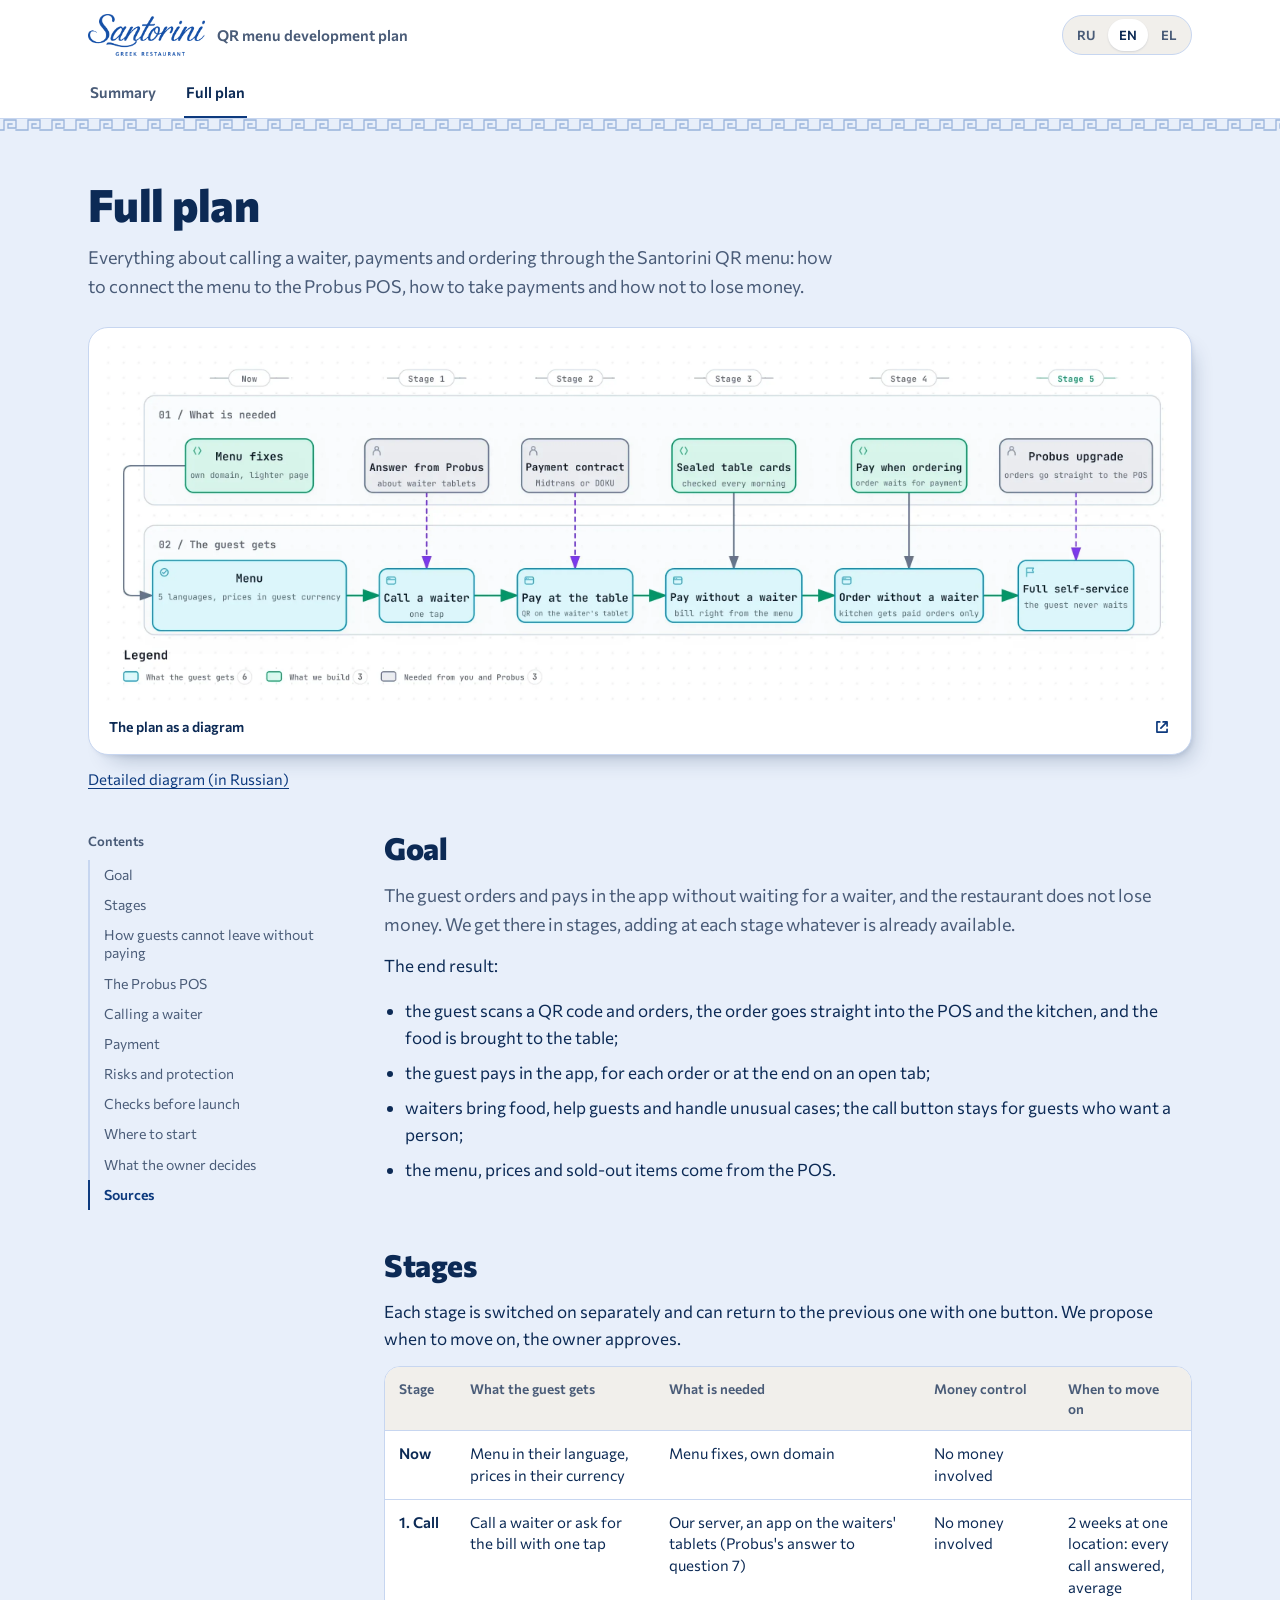
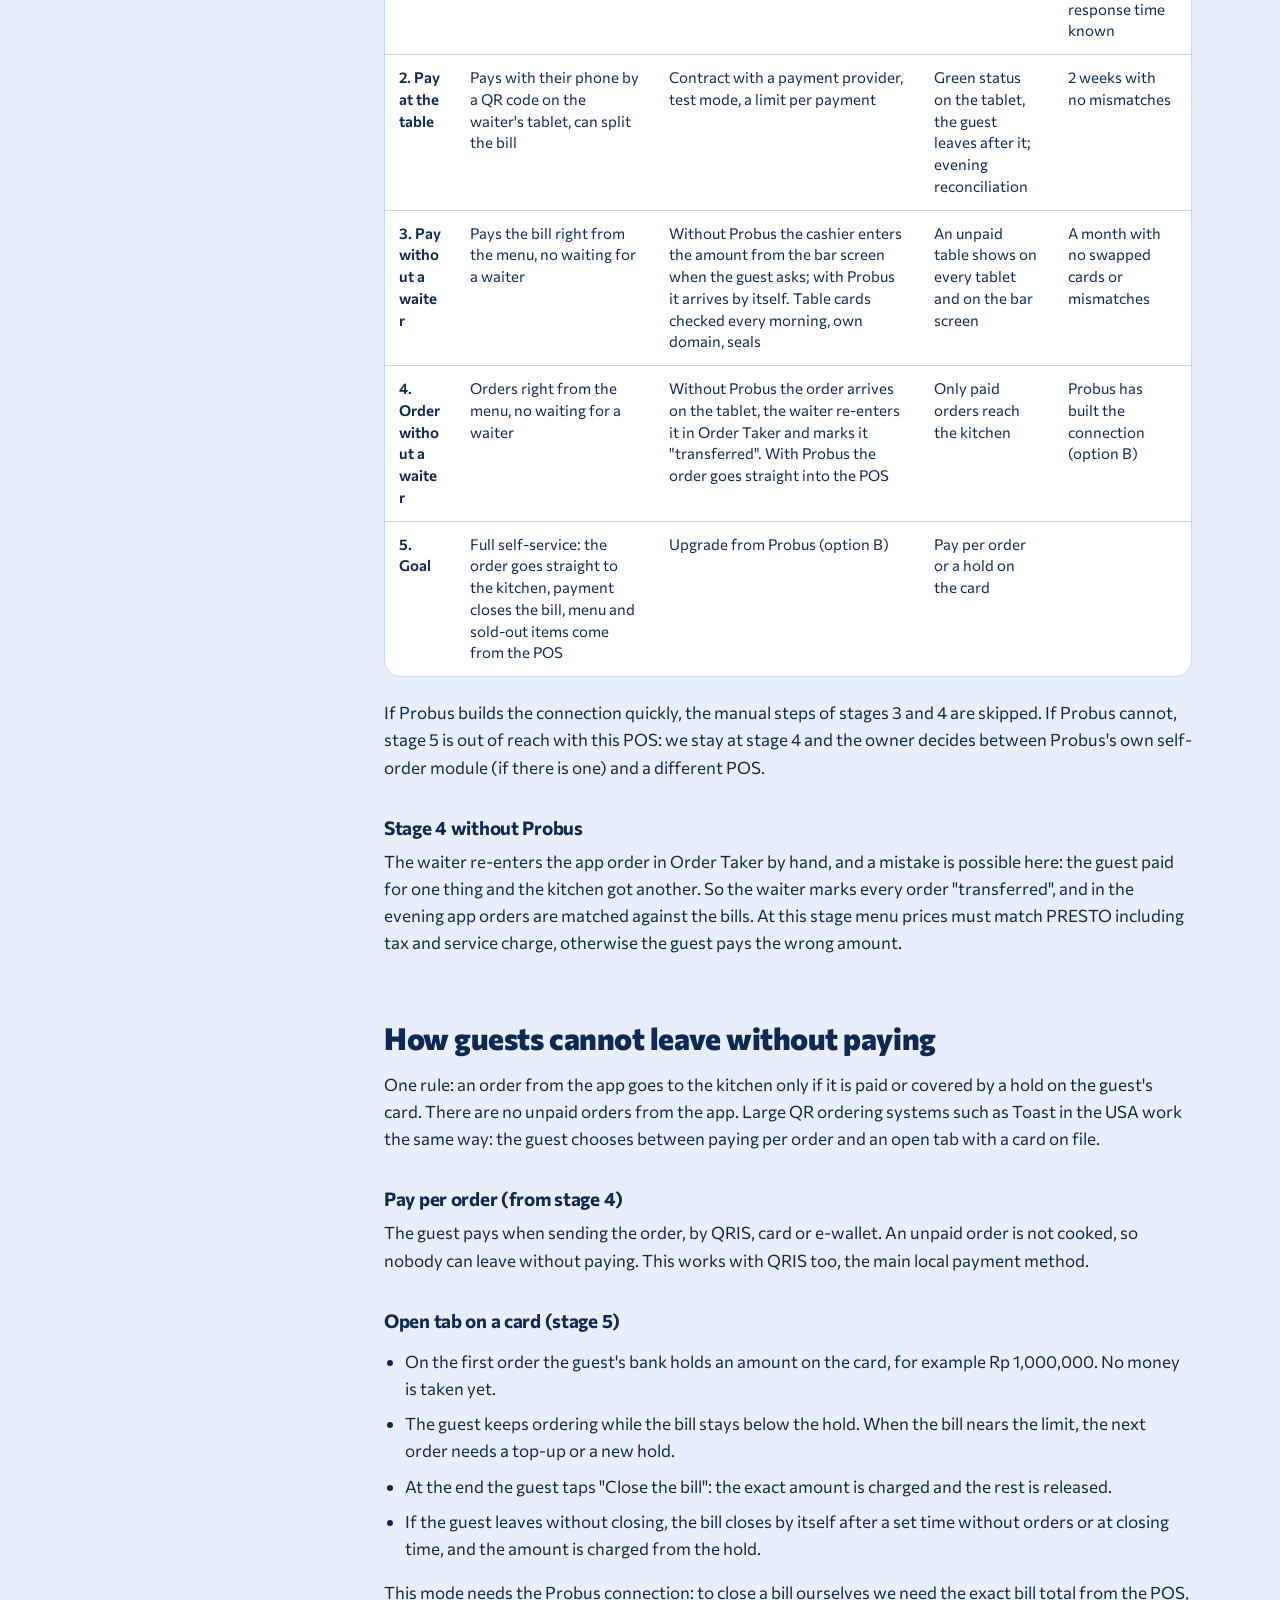
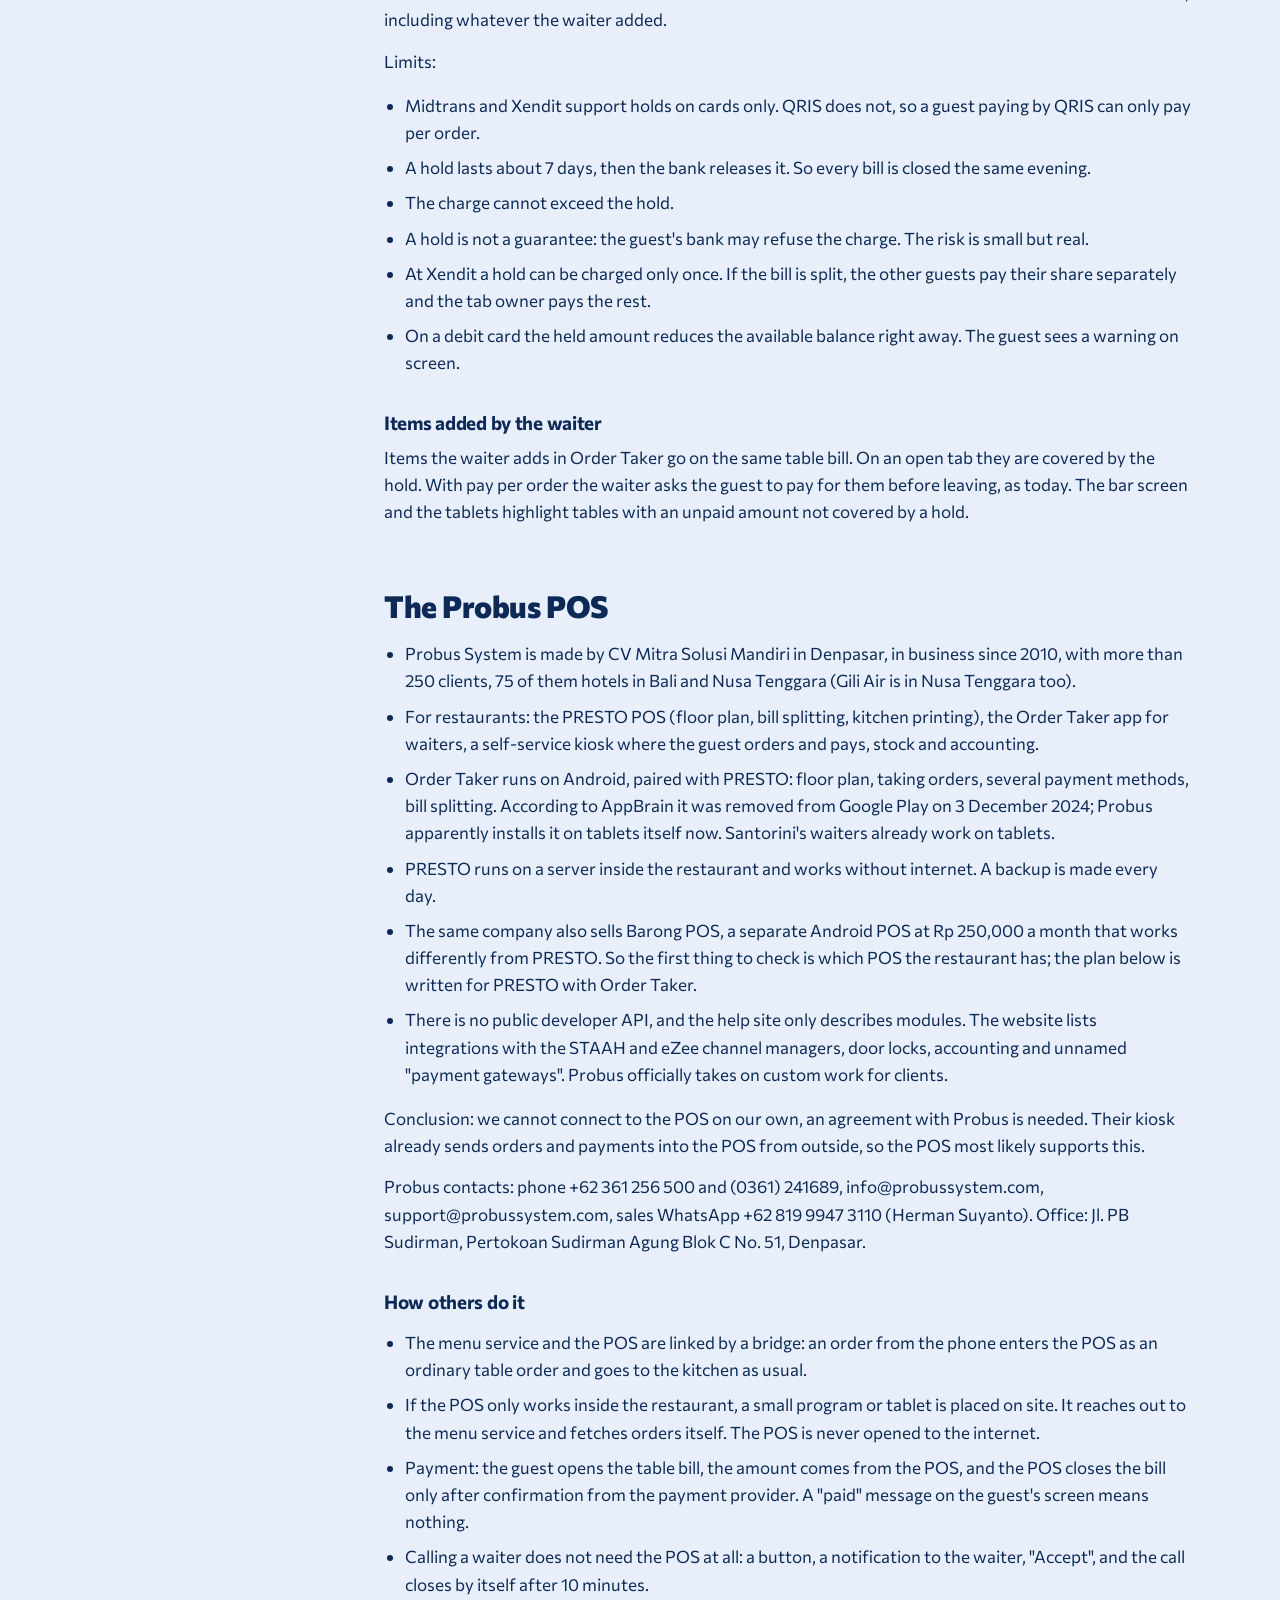
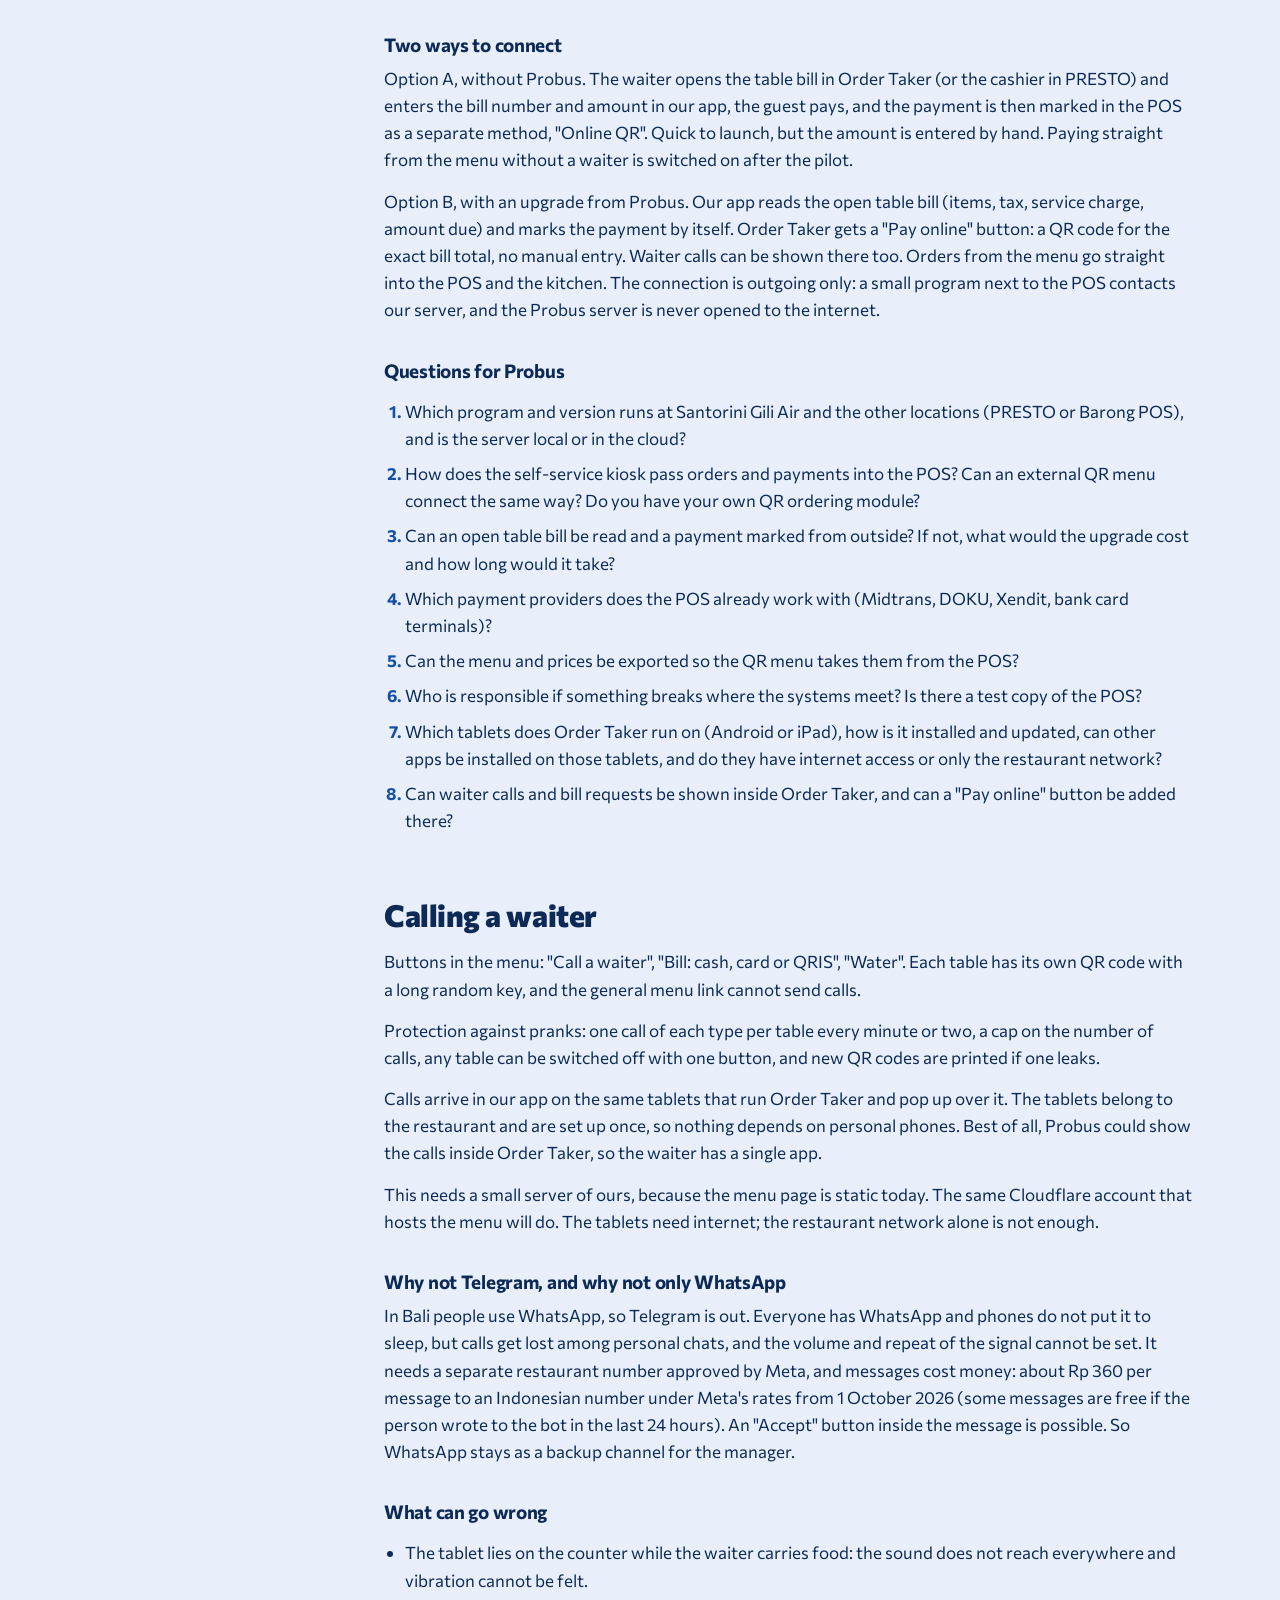
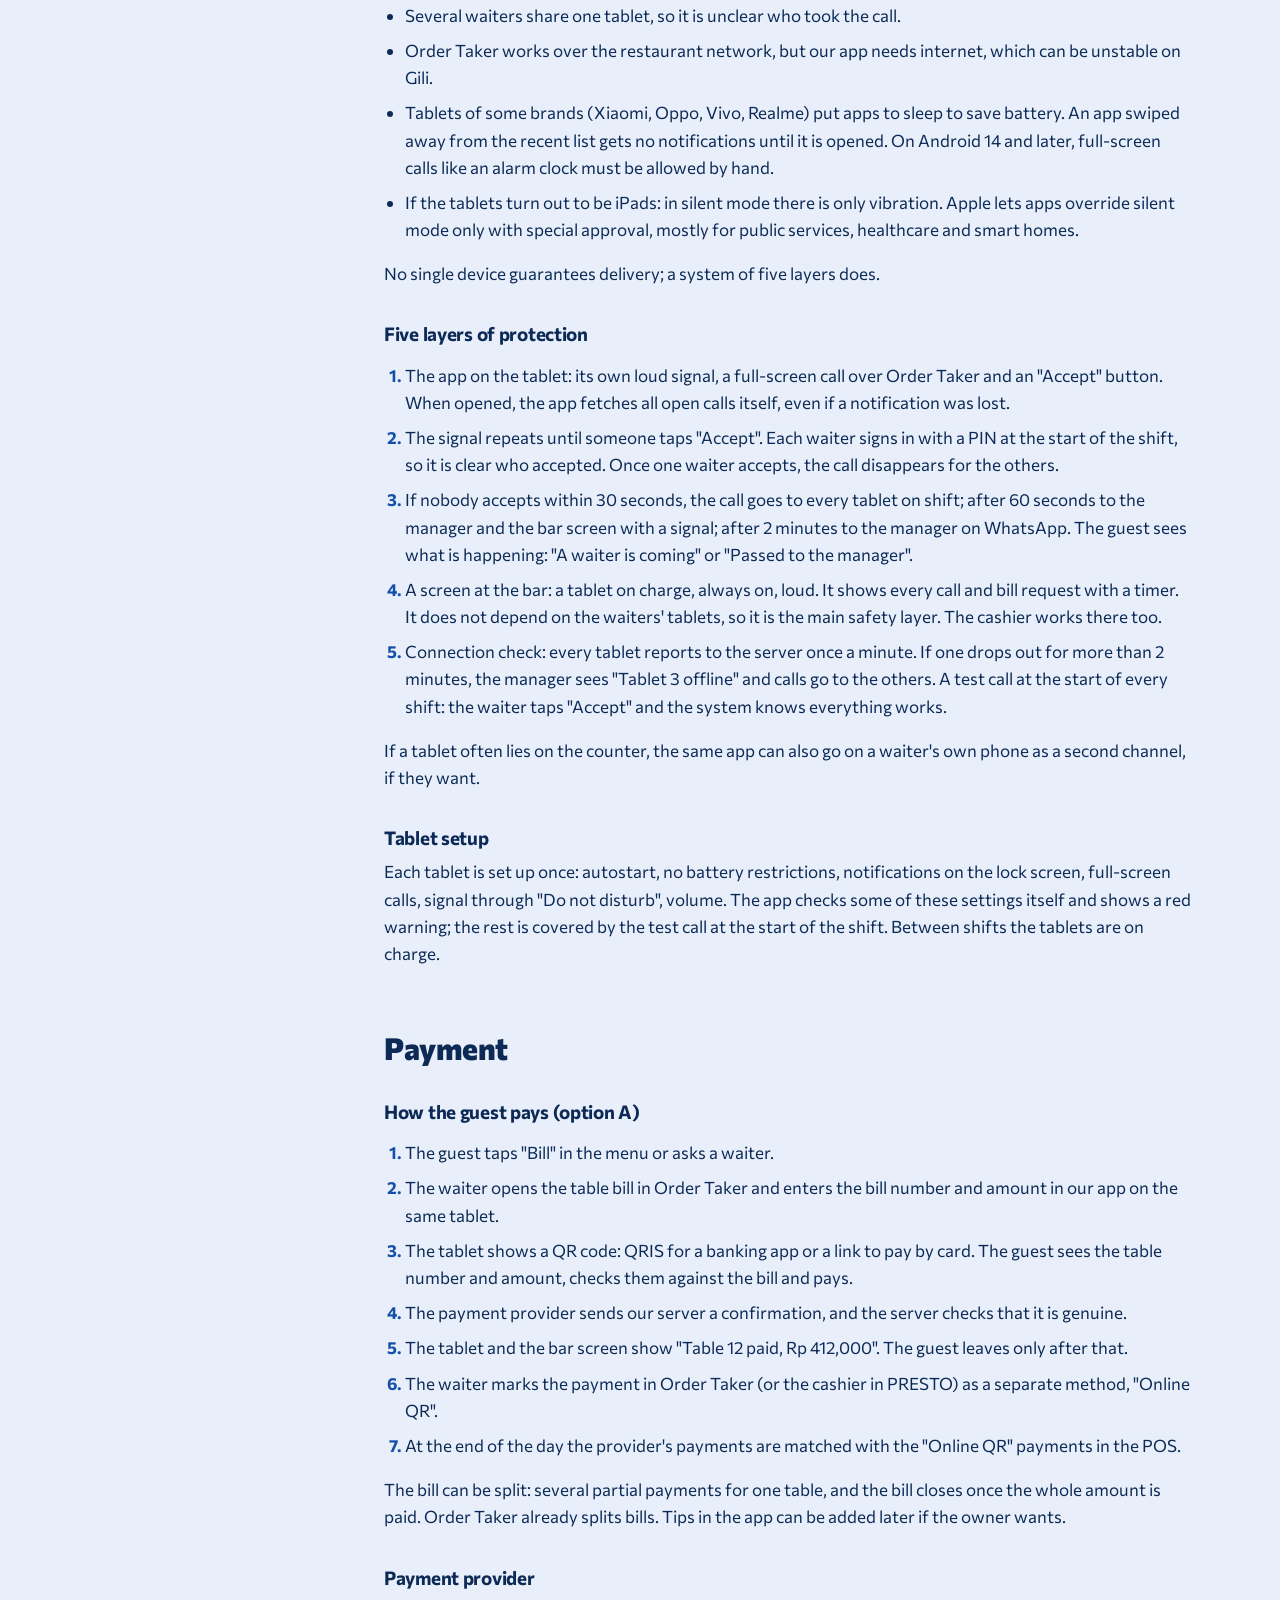
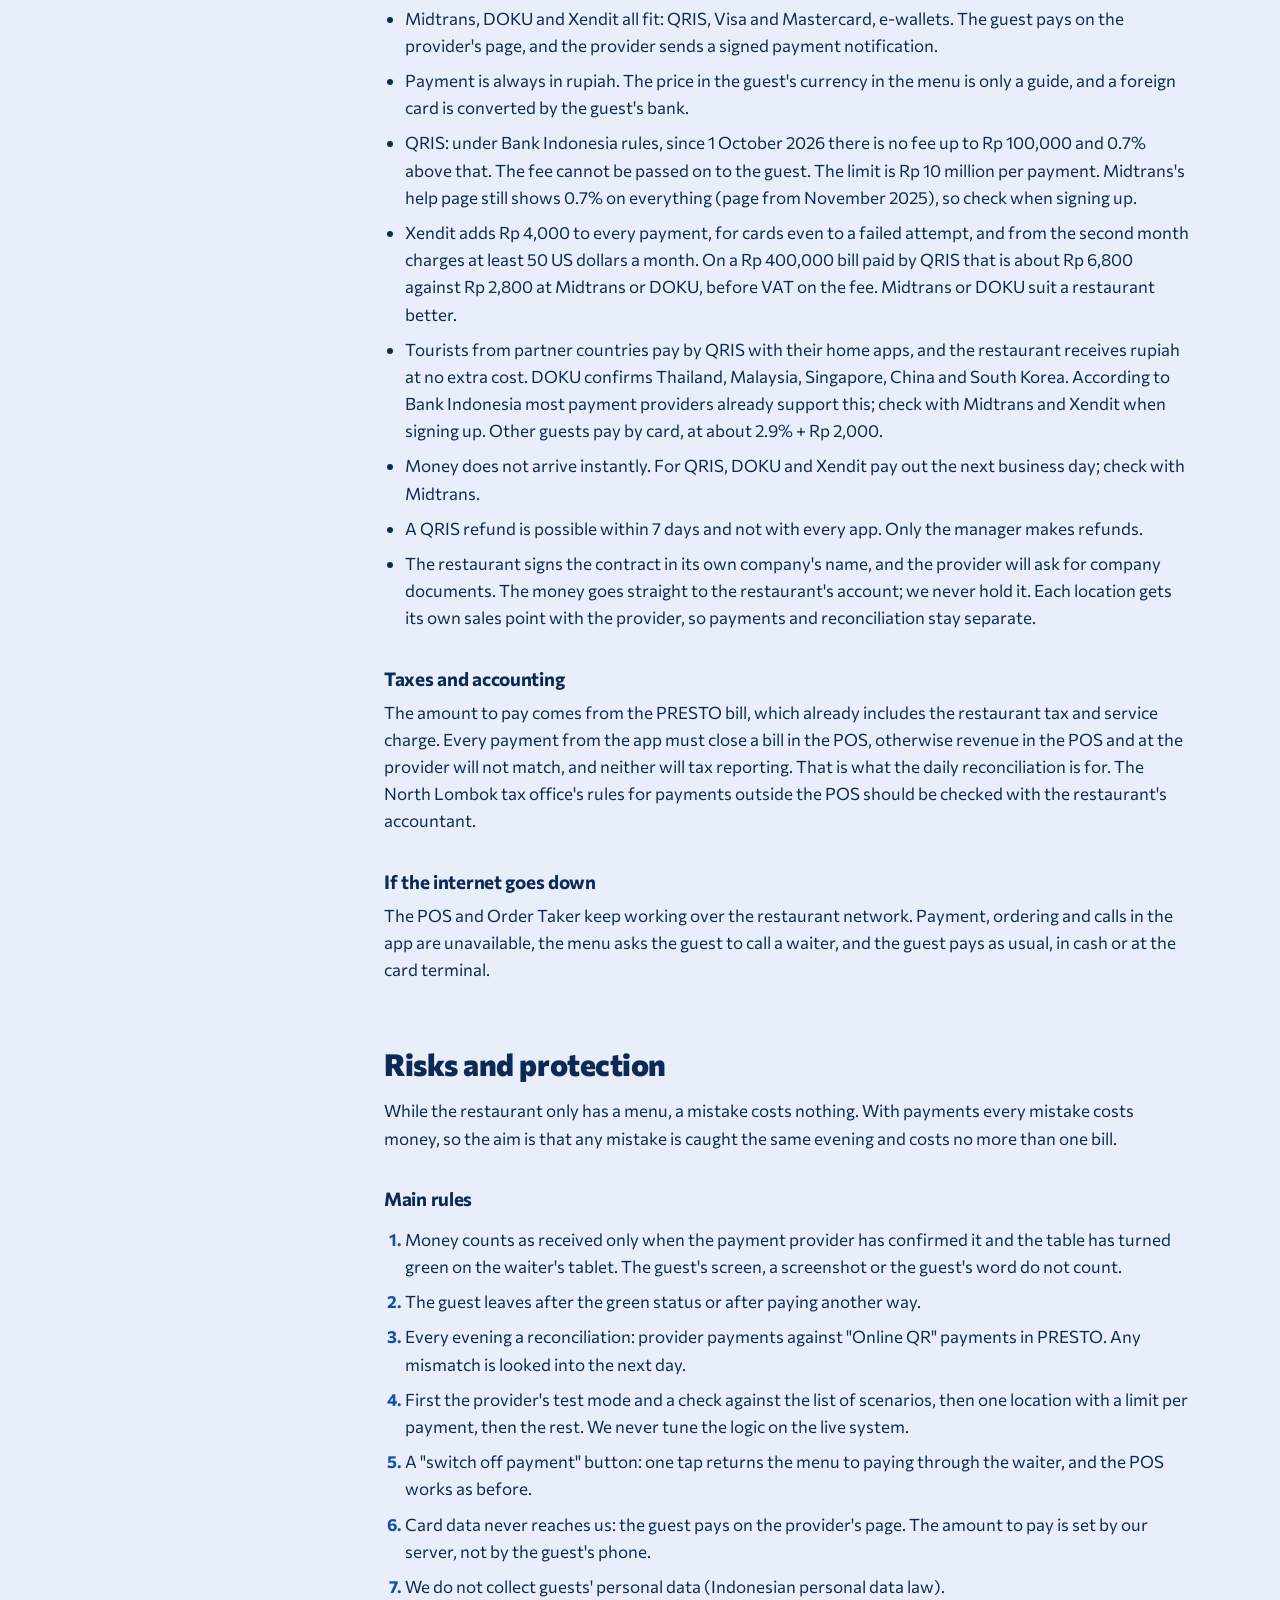
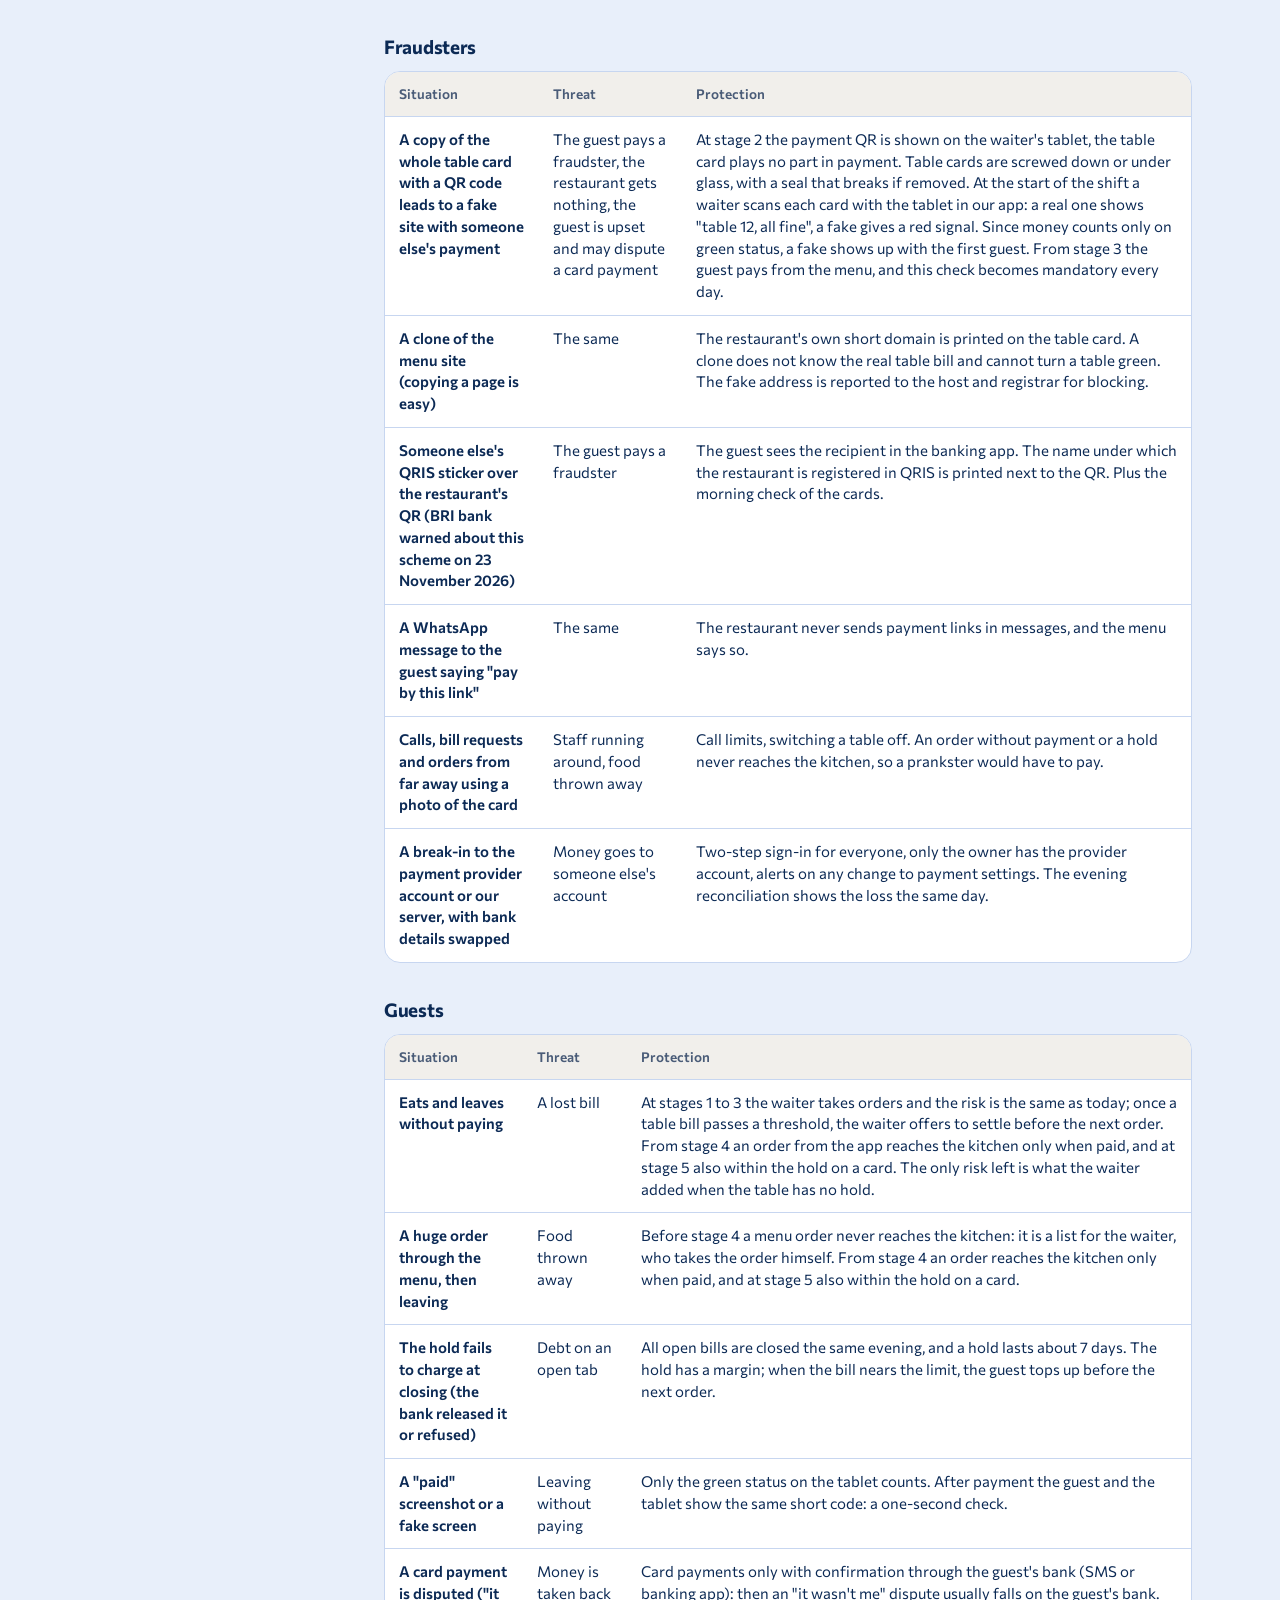
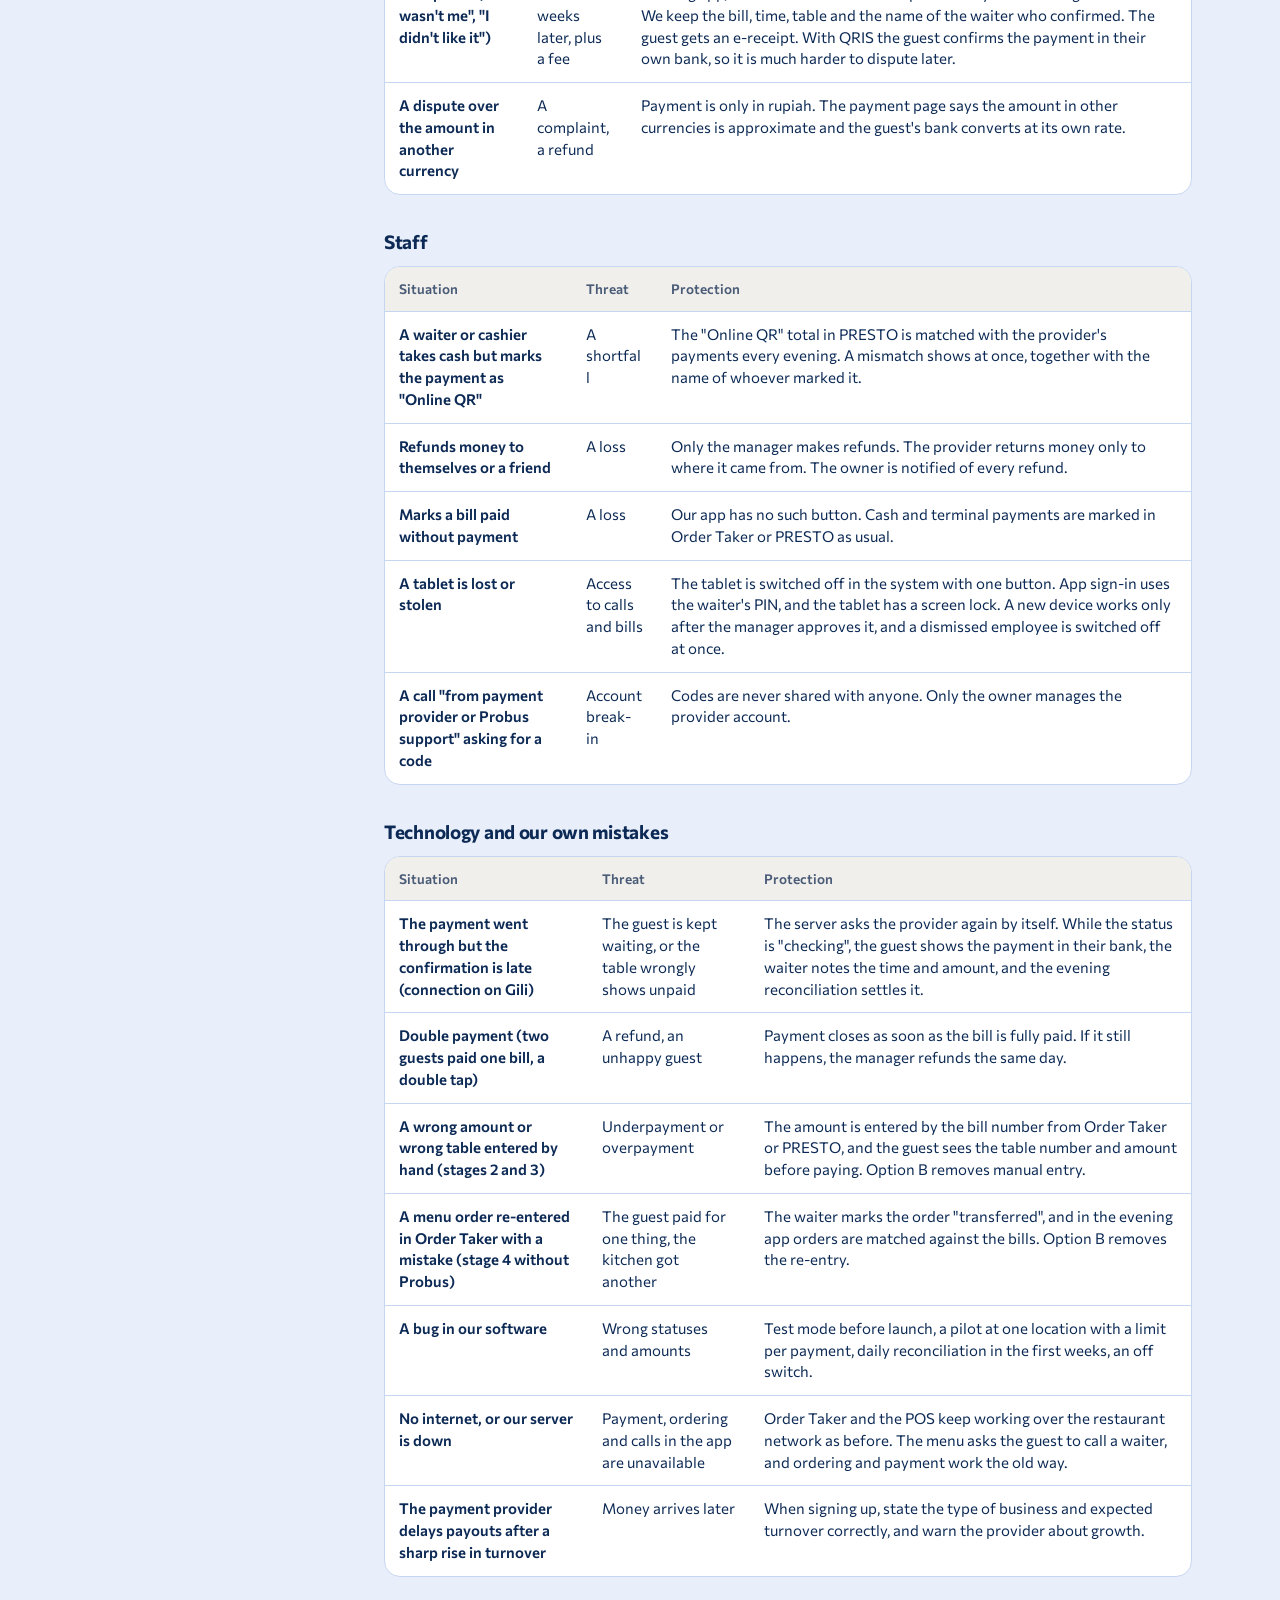
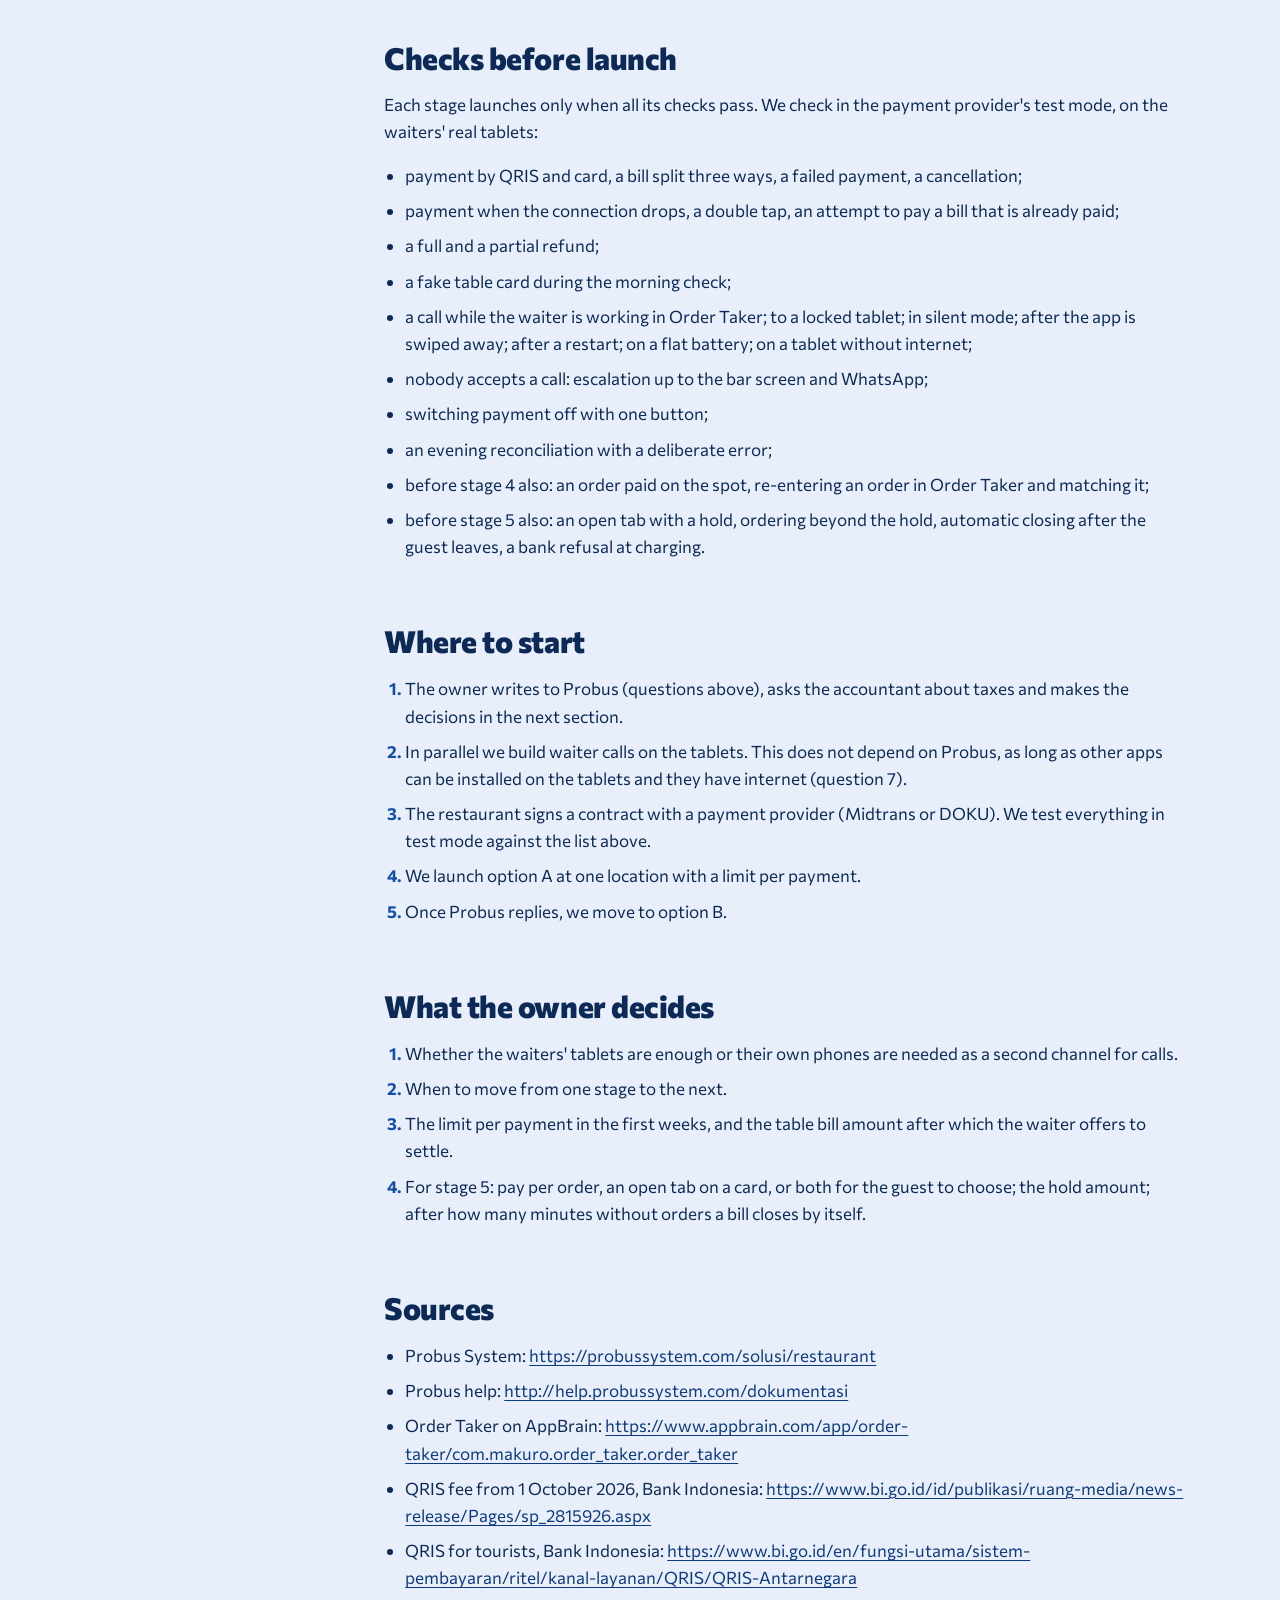
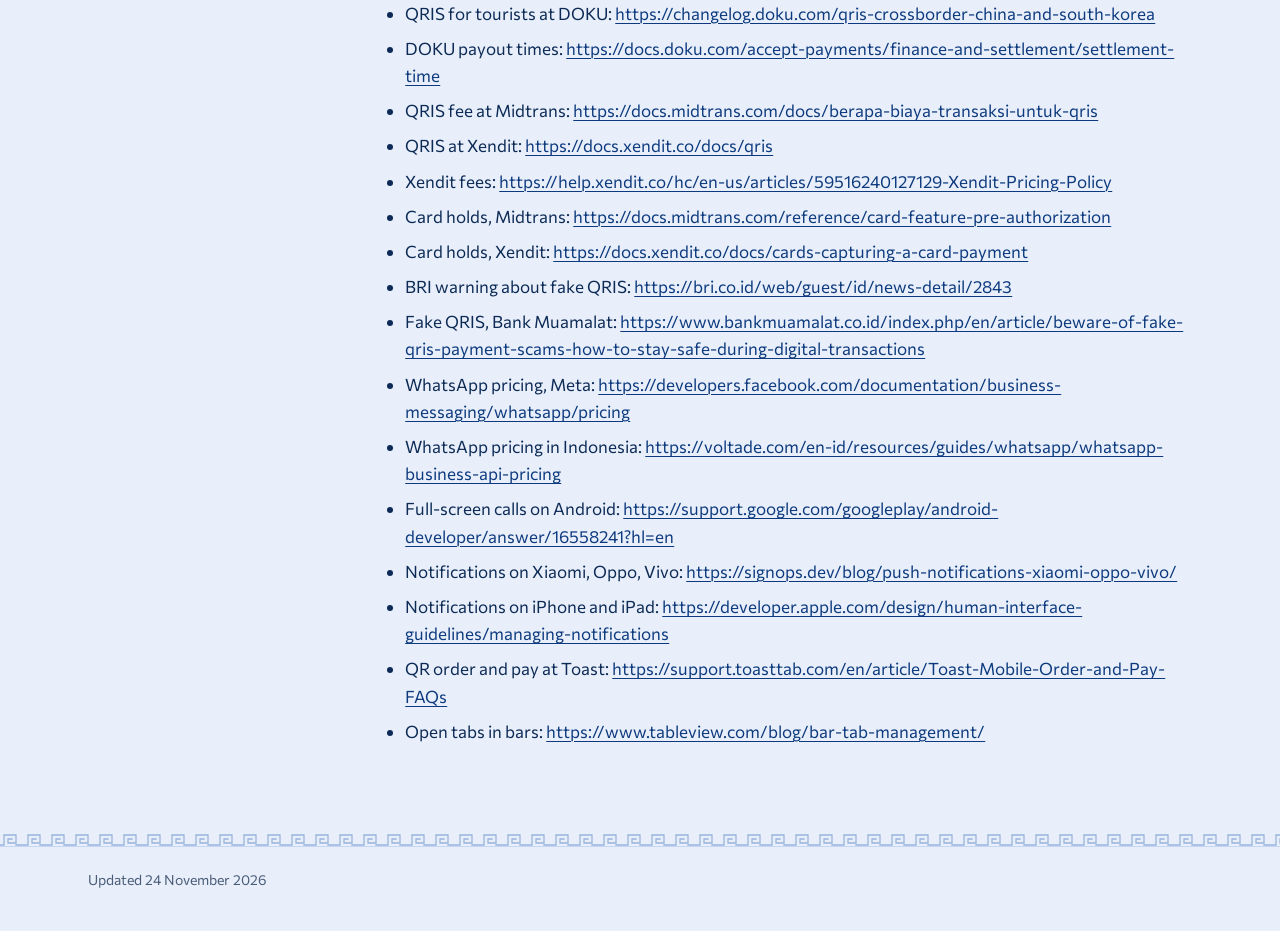
<file: en/plan.html>
<!doctype html>
<html lang="en">
<head>
<meta charset="utf-8">
<meta name="viewport" content="width=device-width,initial-scale=1,viewport-fit=cover">
<meta name="robots" content="noindex,nofollow">
<title>Full plan · Santorini</title>
<meta name="theme-color" content="#FFFFFF">
<link rel="icon" href="../assets/icon-192.png" type="image/png"><link rel="apple-touch-icon" href="../assets/apple-touch-icon.png">
<link rel="preconnect" href="https://fonts.googleapis.com"><link rel="preconnect" href="https://fonts.gstatic.com" crossorigin>
<link href="https://fonts.googleapis.com/css2?family=Commissioner:wght@400;500;600;700;800&display=swap" rel="stylesheet">
<link rel="stylesheet" href="../assets/site.css">
</head>
<body>
<a class="skip" href="#main">↓</a>
<header class="top"><div class="wrap">
<div class="bar"><a class="brand" href="index.html"><img src="../assets/logo-word.webp" alt="Santorini Greek Restaurant" width="720" height="259"><span>QR menu development plan</span></a><nav class="langs" aria-label="Language"><a href="../ru/plan.html" hreflang="ru">RU</a><a href="../en/plan.html" hreflang="en" aria-current="page">EN</a><a href="../el/plan.html" hreflang="el">EL</a></nav></div>
<nav class="views"><a href="index.html">Summary</a><a href="plan.html" aria-current="page">Full plan</a></nav>
</div></header>
<div class="meander" aria-hidden="true"></div>
<main id="main"><div class="wrap dochead"><h1>Full plan</h1><p>Everything about calling a waiter, payments and ordering through the Santorini QR menu: how to connect the menu to the Probus POS, how to take payments and how not to lose money.</p><a class="fig" href="../diagrams/roadmap-brief-en.html" target="_blank" rel="noopener"><figure><img src="../assets/roadmap-brief-en.webp" alt="The plan as a diagram" width="1406" height="474"><figcaption><b>The plan as a diagram</b><svg viewBox="0 0 16 16" aria-hidden="true"><path d="M6 3.5H3.5v9h9V10M9 3.5h3.5V7M12.5 3.5 7 9" fill="none" stroke="currentColor" stroke-width="1.5" stroke-linecap="round" stroke-linejoin="round"/></svg></figcaption></figure></a><p style="margin:12px 0 0;font-size:15px"><a href="../diagrams/roadmap-detail-ru.html" target="_blank" rel="noopener">Detailed diagram (in Russian)</a></p></div><div class="wrap doc">
<nav class="toc" aria-label="Contents"><b>Contents</b><ol><li><a href="#goal">Goal</a></li><li><a href="#stages">Stages</a></li><li><a href="#control">How guests cannot leave without paying</a></li><li><a href="#probus">The Probus POS</a></li><li><a href="#call">Calling a waiter</a></li><li><a href="#payment">Payment</a></li><li><a href="#risks">Risks and protection</a></li><li><a href="#tests">Checks before launch</a></li><li><a href="#next">Where to start</a></li><li><a href="#decisions">What the owner decides</a></li><li><a href="#sources">Sources</a></li></ol></nav>
<article><details class="mtoc"><summary>Contents</summary><ol><li><a href="#goal">Goal</a></li><li><a href="#stages">Stages</a></li><li><a href="#control">How guests cannot leave without paying</a></li><li><a href="#probus">The Probus POS</a></li><li><a href="#call">Calling a waiter</a></li><li><a href="#payment">Payment</a></li><li><a href="#risks">Risks and protection</a></li><li><a href="#tests">Checks before launch</a></li><li><a href="#next">Where to start</a></li><li><a href="#decisions">What the owner decides</a></li><li><a href="#sources">Sources</a></li></ol></details>

<h2 id="goal">Goal</h2>
<p>The guest orders and pays in the app without waiting for a waiter, and the restaurant does not lose money. We get there in stages, adding at each stage whatever is already available.</p>
<p>The end result:</p>
<ul>
<li>the guest scans a QR code and orders, the order goes straight into the POS and the kitchen, and the food is brought to the table;</li>
<li>the guest pays in the app, for each order or at the end on an open tab;</li>
<li>waiters bring food, help guests and handle unusual cases; the call button stays for guests who want a person;</li>
<li>the menu, prices and sold-out items come from the POS.</li>
</ul>
<h2 id="stages">Stages</h2>
<p>Each stage is switched on separately and can return to the previous one with one button. We propose when to move on, the owner approves.</p>
<div class="tbl"><table>
<thead>
<tr>
<th>Stage</th>
<th>What the guest gets</th>
<th>What is needed</th>
<th>Money control</th>
<th>When to move on</th>
</tr>
</thead>
<tbody>
<tr>
<td data-label="Stage">Now</td>
<td data-label="What the guest gets">Menu in their language, prices in their currency</td>
<td data-label="What is needed">Menu fixes, own domain</td>
<td data-label="Money control">No money involved</td>
<td data-label="When to move on"></td>
</tr>
<tr>
<td data-label="Stage">1. Call</td>
<td data-label="What the guest gets">Call a waiter or ask for the bill with one tap</td>
<td data-label="What is needed">Our server, an app on the waiters' tablets (Probus's answer to question 7)</td>
<td data-label="Money control">No money involved</td>
<td data-label="When to move on">2 weeks at one location: every call answered, average response time known</td>
</tr>
<tr>
<td data-label="Stage">2. Pay at the table</td>
<td data-label="What the guest gets">Pays with their phone by a QR code on the waiter's tablet, can split the bill</td>
<td data-label="What is needed">Contract with a payment provider, test mode, a limit per payment</td>
<td data-label="Money control">Green status on the tablet, the guest leaves after it; evening reconciliation</td>
<td data-label="When to move on">2 weeks with no mismatches</td>
</tr>
<tr>
<td data-label="Stage">3. Pay without a waiter</td>
<td data-label="What the guest gets">Pays the bill right from the menu, no waiting for a waiter</td>
<td data-label="What is needed">Without Probus the cashier enters the amount from the bar screen when the guest asks; with Probus it arrives by itself. Table cards checked every morning, own domain, seals</td>
<td data-label="Money control">An unpaid table shows on every tablet and on the bar screen</td>
<td data-label="When to move on">A month with no swapped cards or mismatches</td>
</tr>
<tr>
<td data-label="Stage">4. Order without a waiter</td>
<td data-label="What the guest gets">Orders right from the menu, no waiting for a waiter</td>
<td data-label="What is needed">Without Probus the order arrives on the tablet, the waiter re-enters it in Order Taker and marks it "transferred". With Probus the order goes straight into the POS</td>
<td data-label="Money control">Only paid orders reach the kitchen</td>
<td data-label="When to move on">Probus has built the connection (option B)</td>
</tr>
<tr>
<td data-label="Stage">5. Goal</td>
<td data-label="What the guest gets">Full self-service: the order goes straight to the kitchen, payment closes the bill, menu and sold-out items come from the POS</td>
<td data-label="What is needed">Upgrade from Probus (option B)</td>
<td data-label="Money control">Pay per order or a hold on the card</td>
<td data-label="When to move on"></td>
</tr>
</tbody>
</table></div>
<p>If Probus builds the connection quickly, the manual steps of stages 3 and 4 are skipped. If Probus cannot, stage 5 is out of reach with this POS: we stay at stage 4 and the owner decides between Probus's own self-order module (if there is one) and a different POS.</p>
<h3>Stage 4 without Probus</h3>
<p>The waiter re-enters the app order in Order Taker by hand, and a mistake is possible here: the guest paid for one thing and the kitchen got another. So the waiter marks every order "transferred", and in the evening app orders are matched against the bills. At this stage menu prices must match PRESTO including tax and service charge, otherwise the guest pays the wrong amount.</p>
<h2 id="control">How guests cannot leave without paying</h2>
<p>One rule: an order from the app goes to the kitchen only if it is paid or covered by a hold on the guest's card. There are no unpaid orders from the app. Large QR ordering systems such as Toast in the USA work the same way: the guest chooses between paying per order and an open tab with a card on file.</p>
<h3>Pay per order (from stage 4)</h3>
<p>The guest pays when sending the order, by QRIS, card or e-wallet. An unpaid order is not cooked, so nobody can leave without paying. This works with QRIS too, the main local payment method.</p>
<h3>Open tab on a card (stage 5)</h3>
<ul>
<li>On the first order the guest's bank holds an amount on the card, for example Rp 1,000,000. No money is taken yet.</li>
<li>The guest keeps ordering while the bill stays below the hold. When the bill nears the limit, the next order needs a top-up or a new hold.</li>
<li>At the end the guest taps "Close the bill": the exact amount is charged and the rest is released.</li>
<li>If the guest leaves without closing, the bill closes by itself after a set time without orders or at closing time, and the amount is charged from the hold.</li>
</ul>
<p>This mode needs the Probus connection: to close a bill ourselves we need the exact bill total from the POS, including whatever the waiter added.</p>
<p>Limits:</p>
<ul>
<li>Midtrans and Xendit support holds on cards only. QRIS does not, so a guest paying by QRIS can only pay per order.</li>
<li>A hold lasts about 7 days, then the bank releases it. So every bill is closed the same evening.</li>
<li>The charge cannot exceed the hold.</li>
<li>A hold is not a guarantee: the guest's bank may refuse the charge. The risk is small but real.</li>
<li>At Xendit a hold can be charged only once. If the bill is split, the other guests pay their share separately and the tab owner pays the rest.</li>
<li>On a debit card the held amount reduces the available balance right away. The guest sees a warning on screen.</li>
</ul>
<h3>Items added by the waiter</h3>
<p>Items the waiter adds in Order Taker go on the same table bill. On an open tab they are covered by the hold. With pay per order the waiter asks the guest to pay for them before leaving, as today. The bar screen and the tablets highlight tables with an unpaid amount not covered by a hold.</p>
<h2 id="probus">The Probus POS</h2>
<ul>
<li>Probus System is made by CV Mitra Solusi Mandiri in Denpasar, in business since 2010, with more than 250 clients, 75 of them hotels in Bali and Nusa Tenggara (Gili Air is in Nusa Tenggara too).</li>
<li>For restaurants: the PRESTO POS (floor plan, bill splitting, kitchen printing), the Order Taker app for waiters, a self-service kiosk where the guest orders and pays, stock and accounting.</li>
<li>Order Taker runs on Android, paired with PRESTO: floor plan, taking orders, several payment methods, bill splitting. According to AppBrain it was removed from Google Play on 3 December 2024; Probus apparently installs it on tablets itself now. Santorini's waiters already work on tablets.</li>
<li>PRESTO runs on a server inside the restaurant and works without internet. A backup is made every day.</li>
<li>The same company also sells Barong POS, a separate Android POS at Rp 250,000 a month that works differently from PRESTO. So the first thing to check is which POS the restaurant has; the plan below is written for PRESTO with Order Taker.</li>
<li>There is no public developer API, and the help site only describes modules. The website lists integrations with the STAAH and eZee channel managers, door locks, accounting and unnamed "payment gateways". Probus officially takes on custom work for clients.</li>
</ul>
<p>Conclusion: we cannot connect to the POS on our own, an agreement with Probus is needed. Their kiosk already sends orders and payments into the POS from outside, so the POS most likely supports this.</p>
<p>Probus contacts: phone +62 361 256 500 and (0361) 241689, info@probussystem.com, support@probussystem.com, sales WhatsApp +62 819 9947 3110 (Herman Suyanto). Office: Jl. PB Sudirman, Pertokoan Sudirman Agung Blok C No. 51, Denpasar.</p>
<h3>How others do it</h3>
<ul>
<li>The menu service and the POS are linked by a bridge: an order from the phone enters the POS as an ordinary table order and goes to the kitchen as usual.</li>
<li>If the POS only works inside the restaurant, a small program or tablet is placed on site. It reaches out to the menu service and fetches orders itself. The POS is never opened to the internet.</li>
<li>Payment: the guest opens the table bill, the amount comes from the POS, and the POS closes the bill only after confirmation from the payment provider. A "paid" message on the guest's screen means nothing.</li>
<li>Calling a waiter does not need the POS at all: a button, a notification to the waiter, "Accept", and the call closes by itself after 10 minutes.</li>
</ul>
<h3>Two ways to connect</h3>
<p>Option A, without Probus. The waiter opens the table bill in Order Taker (or the cashier in PRESTO) and enters the bill number and amount in our app, the guest pays, and the payment is then marked in the POS as a separate method, "Online QR". Quick to launch, but the amount is entered by hand. Paying straight from the menu without a waiter is switched on after the pilot.</p>
<p>Option B, with an upgrade from Probus. Our app reads the open table bill (items, tax, service charge, amount due) and marks the payment by itself. Order Taker gets a "Pay online" button: a QR code for the exact bill total, no manual entry. Waiter calls can be shown there too. Orders from the menu go straight into the POS and the kitchen. The connection is outgoing only: a small program next to the POS contacts our server, and the Probus server is never opened to the internet.</p>
<h3 id="questions">Questions for Probus</h3>
<ol>
<li>Which program and version runs at Santorini Gili Air and the other locations (PRESTO or Barong POS), and is the server local or in the cloud?</li>
<li>How does the self-service kiosk pass orders and payments into the POS? Can an external QR menu connect the same way? Do you have your own QR ordering module?</li>
<li>Can an open table bill be read and a payment marked from outside? If not, what would the upgrade cost and how long would it take?</li>
<li>Which payment providers does the POS already work with (Midtrans, DOKU, Xendit, bank card terminals)?</li>
<li>Can the menu and prices be exported so the QR menu takes them from the POS?</li>
<li>Who is responsible if something breaks where the systems meet? Is there a test copy of the POS?</li>
<li>Which tablets does Order Taker run on (Android or iPad), how is it installed and updated, can other apps be installed on those tablets, and do they have internet access or only the restaurant network?</li>
<li>Can waiter calls and bill requests be shown inside Order Taker, and can a "Pay online" button be added there?</li>
</ol>
<h2 id="call">Calling a waiter</h2>
<p>Buttons in the menu: "Call a waiter", "Bill: cash, card or QRIS", "Water". Each table has its own QR code with a long random key, and the general menu link cannot send calls.</p>
<p>Protection against pranks: one call of each type per table every minute or two, a cap on the number of calls, any table can be switched off with one button, and new QR codes are printed if one leaks.</p>
<p>Calls arrive in our app on the same tablets that run Order Taker and pop up over it. The tablets belong to the restaurant and are set up once, so nothing depends on personal phones. Best of all, Probus could show the calls inside Order Taker, so the waiter has a single app.</p>
<p>This needs a small server of ours, because the menu page is static today. The same Cloudflare account that hosts the menu will do. The tablets need internet; the restaurant network alone is not enough.</p>
<h3>Why not Telegram, and why not only WhatsApp</h3>
<p>In Bali people use WhatsApp, so Telegram is out. Everyone has WhatsApp and phones do not put it to sleep, but calls get lost among personal chats, and the volume and repeat of the signal cannot be set. It needs a separate restaurant number approved by Meta, and messages cost money: about Rp 360 per message to an Indonesian number under Meta's rates from 1 October 2026 (some messages are free if the person wrote to the bot in the last 24 hours). An "Accept" button inside the message is possible. So WhatsApp stays as a backup channel for the manager.</p>
<h3>What can go wrong</h3>
<ul>
<li>The tablet lies on the counter while the waiter carries food: the sound does not reach everywhere and vibration cannot be felt.</li>
<li>Several waiters share one tablet, so it is unclear who took the call.</li>
<li>Order Taker works over the restaurant network, but our app needs internet, which can be unstable on Gili.</li>
<li>Tablets of some brands (Xiaomi, Oppo, Vivo, Realme) put apps to sleep to save battery. An app swiped away from the recent list gets no notifications until it is opened. On Android 14 and later, full-screen calls like an alarm clock must be allowed by hand.</li>
<li>If the tablets turn out to be iPads: in silent mode there is only vibration. Apple lets apps override silent mode only with special approval, mostly for public services, healthcare and smart homes.</li>
</ul>
<p>No single device guarantees delivery; a system of five layers does.</p>
<h3>Five layers of protection</h3>
<ol>
<li>The app on the tablet: its own loud signal, a full-screen call over Order Taker and an "Accept" button. When opened, the app fetches all open calls itself, even if a notification was lost.</li>
<li>The signal repeats until someone taps "Accept". Each waiter signs in with a PIN at the start of the shift, so it is clear who accepted. Once one waiter accepts, the call disappears for the others.</li>
<li>If nobody accepts within 30 seconds, the call goes to every tablet on shift; after 60 seconds to the manager and the bar screen with a signal; after 2 minutes to the manager on WhatsApp. The guest sees what is happening: "A waiter is coming" or "Passed to the manager".</li>
<li>A screen at the bar: a tablet on charge, always on, loud. It shows every call and bill request with a timer. It does not depend on the waiters' tablets, so it is the main safety layer. The cashier works there too.</li>
<li>Connection check: every tablet reports to the server once a minute. If one drops out for more than 2 minutes, the manager sees "Tablet 3 offline" and calls go to the others. A test call at the start of every shift: the waiter taps "Accept" and the system knows everything works.</li>
</ol>
<p>If a tablet often lies on the counter, the same app can also go on a waiter's own phone as a second channel, if they want.</p>
<h3>Tablet setup</h3>
<p>Each tablet is set up once: autostart, no battery restrictions, notifications on the lock screen, full-screen calls, signal through "Do not disturb", volume. The app checks some of these settings itself and shows a red warning; the rest is covered by the test call at the start of the shift. Between shifts the tablets are on charge.</p>
<h2 id="payment">Payment</h2>
<h3>How the guest pays (option A)</h3>
<ol>
<li>The guest taps "Bill" in the menu or asks a waiter.</li>
<li>The waiter opens the table bill in Order Taker and enters the bill number and amount in our app on the same tablet.</li>
<li>The tablet shows a QR code: QRIS for a banking app or a link to pay by card. The guest sees the table number and amount, checks them against the bill and pays.</li>
<li>The payment provider sends our server a confirmation, and the server checks that it is genuine.</li>
<li>The tablet and the bar screen show "Table 12 paid, Rp 412,000". The guest leaves only after that.</li>
<li>The waiter marks the payment in Order Taker (or the cashier in PRESTO) as a separate method, "Online QR".</li>
<li>At the end of the day the provider's payments are matched with the "Online QR" payments in the POS.</li>
</ol>
<p>The bill can be split: several partial payments for one table, and the bill closes once the whole amount is paid. Order Taker already splits bills. Tips in the app can be added later if the owner wants.</p>
<h3>Payment provider</h3>
<ul>
<li>Midtrans, DOKU and Xendit all fit: QRIS, Visa and Mastercard, e-wallets. The guest pays on the provider's page, and the provider sends a signed payment notification.</li>
<li>Payment is always in rupiah. The price in the guest's currency in the menu is only a guide, and a foreign card is converted by the guest's bank.</li>
<li>QRIS: under Bank Indonesia rules, since 1 October 2026 there is no fee up to Rp 100,000 and 0.7% above that. The fee cannot be passed on to the guest. The limit is Rp 10 million per payment. Midtrans's help page still shows 0.7% on everything (page from November 2025), so check when signing up.</li>
<li>Xendit adds Rp 4,000 to every payment, for cards even to a failed attempt, and from the second month charges at least 50 US dollars a month. On a Rp 400,000 bill paid by QRIS that is about Rp 6,800 against Rp 2,800 at Midtrans or DOKU, before VAT on the fee. Midtrans or DOKU suit a restaurant better.</li>
<li>Tourists from partner countries pay by QRIS with their home apps, and the restaurant receives rupiah at no extra cost. DOKU confirms Thailand, Malaysia, Singapore, China and South Korea. According to Bank Indonesia most payment providers already support this; check with Midtrans and Xendit when signing up. Other guests pay by card, at about 2.9% + Rp 2,000.</li>
<li>Money does not arrive instantly. For QRIS, DOKU and Xendit pay out the next business day; check with Midtrans.</li>
<li>A QRIS refund is possible within 7 days and not with every app. Only the manager makes refunds.</li>
<li>The restaurant signs the contract in its own company's name, and the provider will ask for company documents. The money goes straight to the restaurant's account; we never hold it. Each location gets its own sales point with the provider, so payments and reconciliation stay separate.</li>
</ul>
<h3>Taxes and accounting</h3>
<p>The amount to pay comes from the PRESTO bill, which already includes the restaurant tax and service charge. Every payment from the app must close a bill in the POS, otherwise revenue in the POS and at the provider will not match, and neither will tax reporting. That is what the daily reconciliation is for. The North Lombok tax office's rules for payments outside the POS should be checked with the restaurant's accountant.</p>
<h3>If the internet goes down</h3>
<p>The POS and Order Taker keep working over the restaurant network. Payment, ordering and calls in the app are unavailable, the menu asks the guest to call a waiter, and the guest pays as usual, in cash or at the card terminal.</p>
<h2 id="risks">Risks and protection</h2>
<p>While the restaurant only has a menu, a mistake costs nothing. With payments every mistake costs money, so the aim is that any mistake is caught the same evening and costs no more than one bill.</p>
<h3>Main rules</h3>
<ol>
<li>Money counts as received only when the payment provider has confirmed it and the table has turned green on the waiter's tablet. The guest's screen, a screenshot or the guest's word do not count.</li>
<li>The guest leaves after the green status or after paying another way.</li>
<li>Every evening a reconciliation: provider payments against "Online QR" payments in PRESTO. Any mismatch is looked into the next day.</li>
<li>First the provider's test mode and a check against the list of scenarios, then one location with a limit per payment, then the rest. We never tune the logic on the live system.</li>
<li>A "switch off payment" button: one tap returns the menu to paying through the waiter, and the POS works as before.</li>
<li>Card data never reaches us: the guest pays on the provider's page. The amount to pay is set by our server, not by the guest's phone.</li>
<li>We do not collect guests' personal data (Indonesian personal data law).</li>
</ol>
<h3>Fraudsters</h3>
<div class="tbl"><table>
<thead>
<tr>
<th>Situation</th>
<th>Threat</th>
<th>Protection</th>
</tr>
</thead>
<tbody>
<tr>
<td data-label="Situation">A copy of the whole table card with a QR code leads to a fake site with someone else's payment</td>
<td data-label="Threat">The guest pays a fraudster, the restaurant gets nothing, the guest is upset and may dispute a card payment</td>
<td data-label="Protection">At stage 2 the payment QR is shown on the waiter's tablet, the table card plays no part in payment. Table cards are screwed down or under glass, with a seal that breaks if removed. At the start of the shift a waiter scans each card with the tablet in our app: a real one shows "table 12, all fine", a fake gives a red signal. Since money counts only on green status, a fake shows up with the first guest. From stage 3 the guest pays from the menu, and this check becomes mandatory every day.</td>
</tr>
<tr>
<td data-label="Situation">A clone of the menu site (copying a page is easy)</td>
<td data-label="Threat">The same</td>
<td data-label="Protection">The restaurant's own short domain is printed on the table card. A clone does not know the real table bill and cannot turn a table green. The fake address is reported to the host and registrar for blocking.</td>
</tr>
<tr>
<td data-label="Situation">Someone else's QRIS sticker over the restaurant's QR (BRI bank warned about this scheme on 23 November 2026)</td>
<td data-label="Threat">The guest pays a fraudster</td>
<td data-label="Protection">The guest sees the recipient in the banking app. The name under which the restaurant is registered in QRIS is printed next to the QR. Plus the morning check of the cards.</td>
</tr>
<tr>
<td data-label="Situation">A WhatsApp message to the guest saying "pay by this link"</td>
<td data-label="Threat">The same</td>
<td data-label="Protection">The restaurant never sends payment links in messages, and the menu says so.</td>
</tr>
<tr>
<td data-label="Situation">Calls, bill requests and orders from far away using a photo of the card</td>
<td data-label="Threat">Staff running around, food thrown away</td>
<td data-label="Protection">Call limits, switching a table off. An order without payment or a hold never reaches the kitchen, so a prankster would have to pay.</td>
</tr>
<tr>
<td data-label="Situation">A break-in to the payment provider account or our server, with bank details swapped</td>
<td data-label="Threat">Money goes to someone else's account</td>
<td data-label="Protection">Two-step sign-in for everyone, only the owner has the provider account, alerts on any change to payment settings. The evening reconciliation shows the loss the same day.</td>
</tr>
</tbody>
</table></div>
<h3>Guests</h3>
<div class="tbl"><table>
<thead>
<tr>
<th>Situation</th>
<th>Threat</th>
<th>Protection</th>
</tr>
</thead>
<tbody>
<tr>
<td data-label="Situation">Eats and leaves without paying</td>
<td data-label="Threat">A lost bill</td>
<td data-label="Protection">At stages 1 to 3 the waiter takes orders and the risk is the same as today; once a table bill passes a threshold, the waiter offers to settle before the next order. From stage 4 an order from the app reaches the kitchen only when paid, and at stage 5 also within the hold on a card. The only risk left is what the waiter added when the table has no hold.</td>
</tr>
<tr>
<td data-label="Situation">A huge order through the menu, then leaving</td>
<td data-label="Threat">Food thrown away</td>
<td data-label="Protection">Before stage 4 a menu order never reaches the kitchen: it is a list for the waiter, who takes the order himself. From stage 4 an order reaches the kitchen only when paid, and at stage 5 also within the hold on a card.</td>
</tr>
<tr>
<td data-label="Situation">The hold fails to charge at closing (the bank released it or refused)</td>
<td data-label="Threat">Debt on an open tab</td>
<td data-label="Protection">All open bills are closed the same evening, and a hold lasts about 7 days. The hold has a margin; when the bill nears the limit, the guest tops up before the next order.</td>
</tr>
<tr>
<td data-label="Situation">A "paid" screenshot or a fake screen</td>
<td data-label="Threat">Leaving without paying</td>
<td data-label="Protection">Only the green status on the tablet counts. After payment the guest and the tablet show the same short code: a one-second check.</td>
</tr>
<tr>
<td data-label="Situation">A card payment is disputed ("it wasn't me", "I didn't like it")</td>
<td data-label="Threat">Money is taken back weeks later, plus a fee</td>
<td data-label="Protection">Card payments only with confirmation through the guest's bank (SMS or banking app): then an "it wasn't me" dispute usually falls on the guest's bank. We keep the bill, time, table and the name of the waiter who confirmed. The guest gets an e-receipt. With QRIS the guest confirms the payment in their own bank, so it is much harder to dispute later.</td>
</tr>
<tr>
<td data-label="Situation">A dispute over the amount in another currency</td>
<td data-label="Threat">A complaint, a refund</td>
<td data-label="Protection">Payment is only in rupiah. The payment page says the amount in other currencies is approximate and the guest's bank converts at its own rate.</td>
</tr>
</tbody>
</table></div>
<h3>Staff</h3>
<div class="tbl"><table>
<thead>
<tr>
<th>Situation</th>
<th>Threat</th>
<th>Protection</th>
</tr>
</thead>
<tbody>
<tr>
<td data-label="Situation">A waiter or cashier takes cash but marks the payment as "Online QR"</td>
<td data-label="Threat">A shortfall</td>
<td data-label="Protection">The "Online QR" total in PRESTO is matched with the provider's payments every evening. A mismatch shows at once, together with the name of whoever marked it.</td>
</tr>
<tr>
<td data-label="Situation">Refunds money to themselves or a friend</td>
<td data-label="Threat">A loss</td>
<td data-label="Protection">Only the manager makes refunds. The provider returns money only to where it came from. The owner is notified of every refund.</td>
</tr>
<tr>
<td data-label="Situation">Marks a bill paid without payment</td>
<td data-label="Threat">A loss</td>
<td data-label="Protection">Our app has no such button. Cash and terminal payments are marked in Order Taker or PRESTO as usual.</td>
</tr>
<tr>
<td data-label="Situation">A tablet is lost or stolen</td>
<td data-label="Threat">Access to calls and bills</td>
<td data-label="Protection">The tablet is switched off in the system with one button. App sign-in uses the waiter's PIN, and the tablet has a screen lock. A new device works only after the manager approves it, and a dismissed employee is switched off at once.</td>
</tr>
<tr>
<td data-label="Situation">A call "from payment provider or Probus support" asking for a code</td>
<td data-label="Threat">Account break-in</td>
<td data-label="Protection">Codes are never shared with anyone. Only the owner manages the provider account.</td>
</tr>
</tbody>
</table></div>
<h3>Technology and our own mistakes</h3>
<div class="tbl"><table>
<thead>
<tr>
<th>Situation</th>
<th>Threat</th>
<th>Protection</th>
</tr>
</thead>
<tbody>
<tr>
<td data-label="Situation">The payment went through but the confirmation is late (connection on Gili)</td>
<td data-label="Threat">The guest is kept waiting, or the table wrongly shows unpaid</td>
<td data-label="Protection">The server asks the provider again by itself. While the status is "checking", the guest shows the payment in their bank, the waiter notes the time and amount, and the evening reconciliation settles it.</td>
</tr>
<tr>
<td data-label="Situation">Double payment (two guests paid one bill, a double tap)</td>
<td data-label="Threat">A refund, an unhappy guest</td>
<td data-label="Protection">Payment closes as soon as the bill is fully paid. If it still happens, the manager refunds the same day.</td>
</tr>
<tr>
<td data-label="Situation">A wrong amount or wrong table entered by hand (stages 2 and 3)</td>
<td data-label="Threat">Underpayment or overpayment</td>
<td data-label="Protection">The amount is entered by the bill number from Order Taker or PRESTO, and the guest sees the table number and amount before paying. Option B removes manual entry.</td>
</tr>
<tr>
<td data-label="Situation">A menu order re-entered in Order Taker with a mistake (stage 4 without Probus)</td>
<td data-label="Threat">The guest paid for one thing, the kitchen got another</td>
<td data-label="Protection">The waiter marks the order "transferred", and in the evening app orders are matched against the bills. Option B removes the re-entry.</td>
</tr>
<tr>
<td data-label="Situation">A bug in our software</td>
<td data-label="Threat">Wrong statuses and amounts</td>
<td data-label="Protection">Test mode before launch, a pilot at one location with a limit per payment, daily reconciliation in the first weeks, an off switch.</td>
</tr>
<tr>
<td data-label="Situation">No internet, or our server is down</td>
<td data-label="Threat">Payment, ordering and calls in the app are unavailable</td>
<td data-label="Protection">Order Taker and the POS keep working over the restaurant network as before. The menu asks the guest to call a waiter, and ordering and payment work the old way.</td>
</tr>
<tr>
<td data-label="Situation">The payment provider delays payouts after a sharp rise in turnover</td>
<td data-label="Threat">Money arrives later</td>
<td data-label="Protection">When signing up, state the type of business and expected turnover correctly, and warn the provider about growth.</td>
</tr>
</tbody>
</table></div>
<h2 id="tests">Checks before launch</h2>
<p>Each stage launches only when all its checks pass. We check in the payment provider's test mode, on the waiters' real tablets:</p>
<ul>
<li>payment by QRIS and card, a bill split three ways, a failed payment, a cancellation;</li>
<li>payment when the connection drops, a double tap, an attempt to pay a bill that is already paid;</li>
<li>a full and a partial refund;</li>
<li>a fake table card during the morning check;</li>
<li>a call while the waiter is working in Order Taker; to a locked tablet; in silent mode; after the app is swiped away; after a restart; on a flat battery; on a tablet without internet;</li>
<li>nobody accepts a call: escalation up to the bar screen and WhatsApp;</li>
<li>switching payment off with one button;</li>
<li>an evening reconciliation with a deliberate error;</li>
<li>before stage 4 also: an order paid on the spot, re-entering an order in Order Taker and matching it;</li>
<li>before stage 5 also: an open tab with a hold, ordering beyond the hold, automatic closing after the guest leaves, a bank refusal at charging.</li>
</ul>
<h2 id="next">Where to start</h2>
<ol>
<li>The owner writes to Probus (questions above), asks the accountant about taxes and makes the decisions in the next section.</li>
<li>In parallel we build waiter calls on the tablets. This does not depend on Probus, as long as other apps can be installed on the tablets and they have internet (question 7).</li>
<li>The restaurant signs a contract with a payment provider (Midtrans or DOKU). We test everything in test mode against the list above.</li>
<li>We launch option A at one location with a limit per payment.</li>
<li>Once Probus replies, we move to option B.</li>
</ol>
<h2 id="decisions">What the owner decides</h2>
<ol>
<li>Whether the waiters' tablets are enough or their own phones are needed as a second channel for calls.</li>
<li>When to move from one stage to the next.</li>
<li>The limit per payment in the first weeks, and the table bill amount after which the waiter offers to settle.</li>
<li>For stage 5: pay per order, an open tab on a card, or both for the guest to choose; the hold amount; after how many minutes without orders a bill closes by itself.</li>
</ol>
<h2 id="sources">Sources</h2>
<ul>
<li>Probus System: <a href="https://probussystem.com/solusi/restaurant" rel="noopener" target="_blank">https://probussystem.com/solusi/restaurant</a></li>
<li>Probus help: <a href="http://help.probussystem.com/dokumentasi" rel="noopener" target="_blank">http://help.probussystem.com/dokumentasi</a></li>
<li>Order Taker on AppBrain: <a href="https://www.appbrain.com/app/order-taker/com.makuro.order_taker.order_taker" rel="noopener" target="_blank">https://www.appbrain.com/app/order-taker/com.makuro.order_taker.order_taker</a></li>
<li>QRIS fee from 1 October 2026, Bank Indonesia: <a href="https://www.bi.go.id/id/publikasi/ruang-media/news-release/Pages/sp_2815926.aspx" rel="noopener" target="_blank">https://www.bi.go.id/id/publikasi/ruang-media/news-release/Pages/sp_2815926.aspx</a></li>
<li>QRIS for tourists, Bank Indonesia: <a href="https://www.bi.go.id/en/fungsi-utama/sistem-pembayaran/ritel/kanal-layanan/QRIS/QRIS-Antarnegara" rel="noopener" target="_blank">https://www.bi.go.id/en/fungsi-utama/sistem-pembayaran/ritel/kanal-layanan/QRIS/QRIS-Antarnegara</a></li>
<li>QRIS for tourists at DOKU: <a href="https://changelog.doku.com/qris-crossborder-china-and-south-korea" rel="noopener" target="_blank">https://changelog.doku.com/qris-crossborder-china-and-south-korea</a></li>
<li>DOKU payout times: <a href="https://docs.doku.com/accept-payments/finance-and-settlement/settlement-time" rel="noopener" target="_blank">https://docs.doku.com/accept-payments/finance-and-settlement/settlement-time</a></li>
<li>QRIS fee at Midtrans: <a href="https://docs.midtrans.com/docs/berapa-biaya-transaksi-untuk-qris" rel="noopener" target="_blank">https://docs.midtrans.com/docs/berapa-biaya-transaksi-untuk-qris</a></li>
<li>QRIS at Xendit: <a href="https://docs.xendit.co/docs/qris" rel="noopener" target="_blank">https://docs.xendit.co/docs/qris</a></li>
<li>Xendit fees: <a href="https://help.xendit.co/hc/en-us/articles/59516240127129-Xendit-Pricing-Policy" rel="noopener" target="_blank">https://help.xendit.co/hc/en-us/articles/59516240127129-Xendit-Pricing-Policy</a></li>
<li>Card holds, Midtrans: <a href="https://docs.midtrans.com/reference/card-feature-pre-authorization" rel="noopener" target="_blank">https://docs.midtrans.com/reference/card-feature-pre-authorization</a></li>
<li>Card holds, Xendit: <a href="https://docs.xendit.co/docs/cards-capturing-a-card-payment" rel="noopener" target="_blank">https://docs.xendit.co/docs/cards-capturing-a-card-payment</a></li>
<li>BRI warning about fake QRIS: <a href="https://bri.co.id/web/guest/id/news-detail/2843" rel="noopener" target="_blank">https://bri.co.id/web/guest/id/news-detail/2843</a></li>
<li>Fake QRIS, Bank Muamalat: <a href="https://www.bankmuamalat.co.id/index.php/en/article/beware-of-fake-qris-payment-scams-how-to-stay-safe-during-digital-transactions" rel="noopener" target="_blank">https://www.bankmuamalat.co.id/index.php/en/article/beware-of-fake-qris-payment-scams-how-to-stay-safe-during-digital-transactions</a></li>
<li>WhatsApp pricing, Meta: <a href="https://developers.facebook.com/documentation/business-messaging/whatsapp/pricing" rel="noopener" target="_blank">https://developers.facebook.com/documentation/business-messaging/whatsapp/pricing</a></li>
<li>WhatsApp pricing in Indonesia: <a href="https://voltade.com/en-id/resources/guides/whatsapp/whatsapp-business-api-pricing" rel="noopener" target="_blank">https://voltade.com/en-id/resources/guides/whatsapp/whatsapp-business-api-pricing</a></li>
<li>Full-screen calls on Android: <a href="https://support.google.com/googleplay/android-developer/answer/16558241?hl=en" rel="noopener" target="_blank">https://support.google.com/googleplay/android-developer/answer/16558241?hl=en</a></li>
<li>Notifications on Xiaomi, Oppo, Vivo: <a href="https://signops.dev/blog/push-notifications-xiaomi-oppo-vivo/" rel="noopener" target="_blank">https://signops.dev/blog/push-notifications-xiaomi-oppo-vivo/</a></li>
<li>Notifications on iPhone and iPad: <a href="https://developer.apple.com/design/human-interface-guidelines/managing-notifications" rel="noopener" target="_blank">https://developer.apple.com/design/human-interface-guidelines/managing-notifications</a></li>
<li>QR order and pay at Toast: <a href="https://support.toasttab.com/en/article/Toast-Mobile-Order-and-Pay-FAQs" rel="noopener" target="_blank">https://support.toasttab.com/en/article/Toast-Mobile-Order-and-Pay-FAQs</a></li>
<li>Open tabs in bars: <a href="https://www.tableview.com/blog/bar-tab-management/" rel="noopener" target="_blank">https://www.tableview.com/blog/bar-tab-management/</a></li>
</ul></article>
</div></main>
<div class="meander" aria-hidden="true"></div><footer><div class="wrap">Updated 24 November 2026</div></footer>
<a class="totop" href="#main" aria-label="↑"><svg viewBox="0 0 16 16" aria-hidden="true"><path d="M8 13V4M4.5 7.5 8 4l3.5 3.5" fill="none" stroke="currentColor" stroke-width="1.6" stroke-linecap="round" stroke-linejoin="round"/></svg></a>
<script>
(function(){var b=document.querySelector('.totop');addEventListener('scroll',function(){b.classList.toggle('show',scrollY>900)},{passive:true});
var links=[].slice.call(document.querySelectorAll('.toc a'));if(!links.length)return;
var map=links.map(function(a){return document.getElementById(a.getAttribute('href').slice(1))});
var io=new IntersectionObserver(function(){var y=innerHeight*0.3,cur=0;map.forEach(function(s,i){if(s&&s.getBoundingClientRect().top<y)cur=i});links.forEach(function(a,i){a.classList.toggle('on',i===cur)})},{rootMargin:'0px 0px -60% 0px'});
map.forEach(function(s){s&&io.observe(s)});
document.querySelectorAll('details.mtoc a').forEach(function(a){a.addEventListener('click',function(){a.closest('details').open=false})});
})();
</script>
</body></html>
</file>
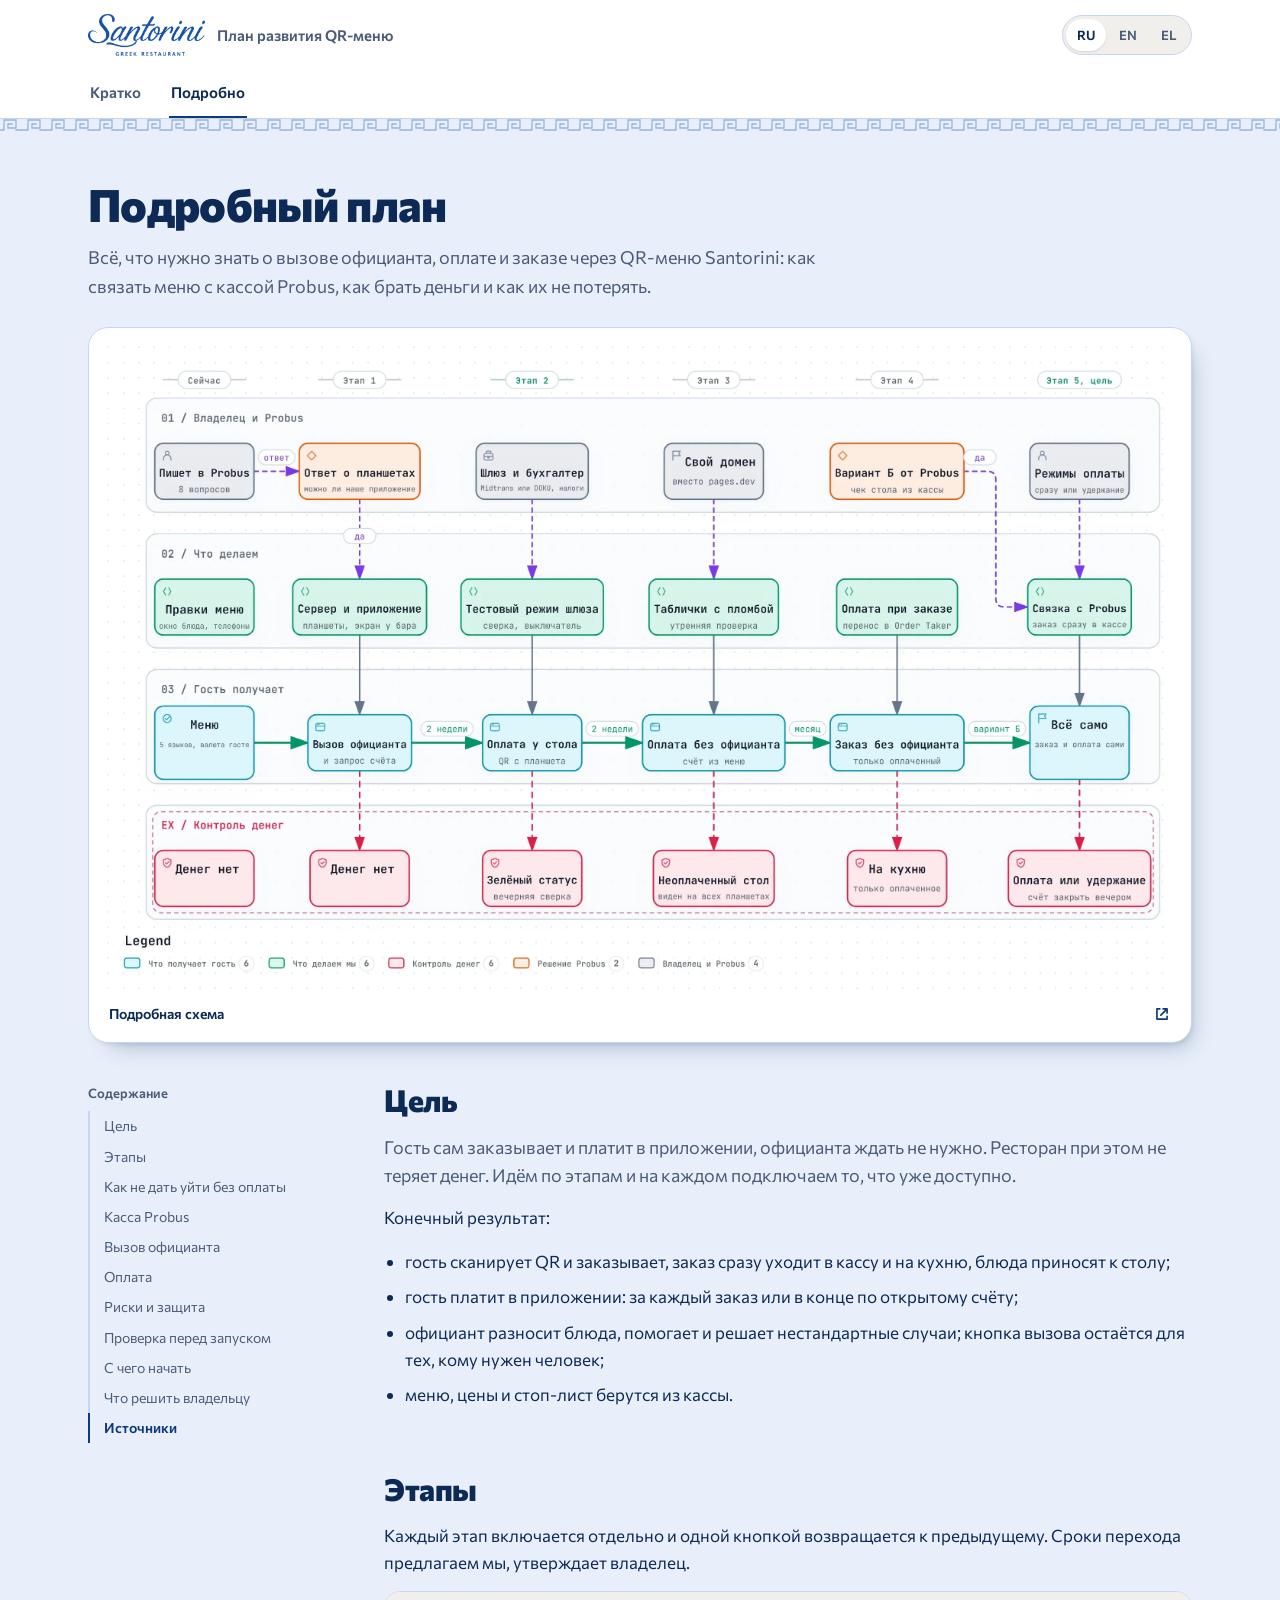
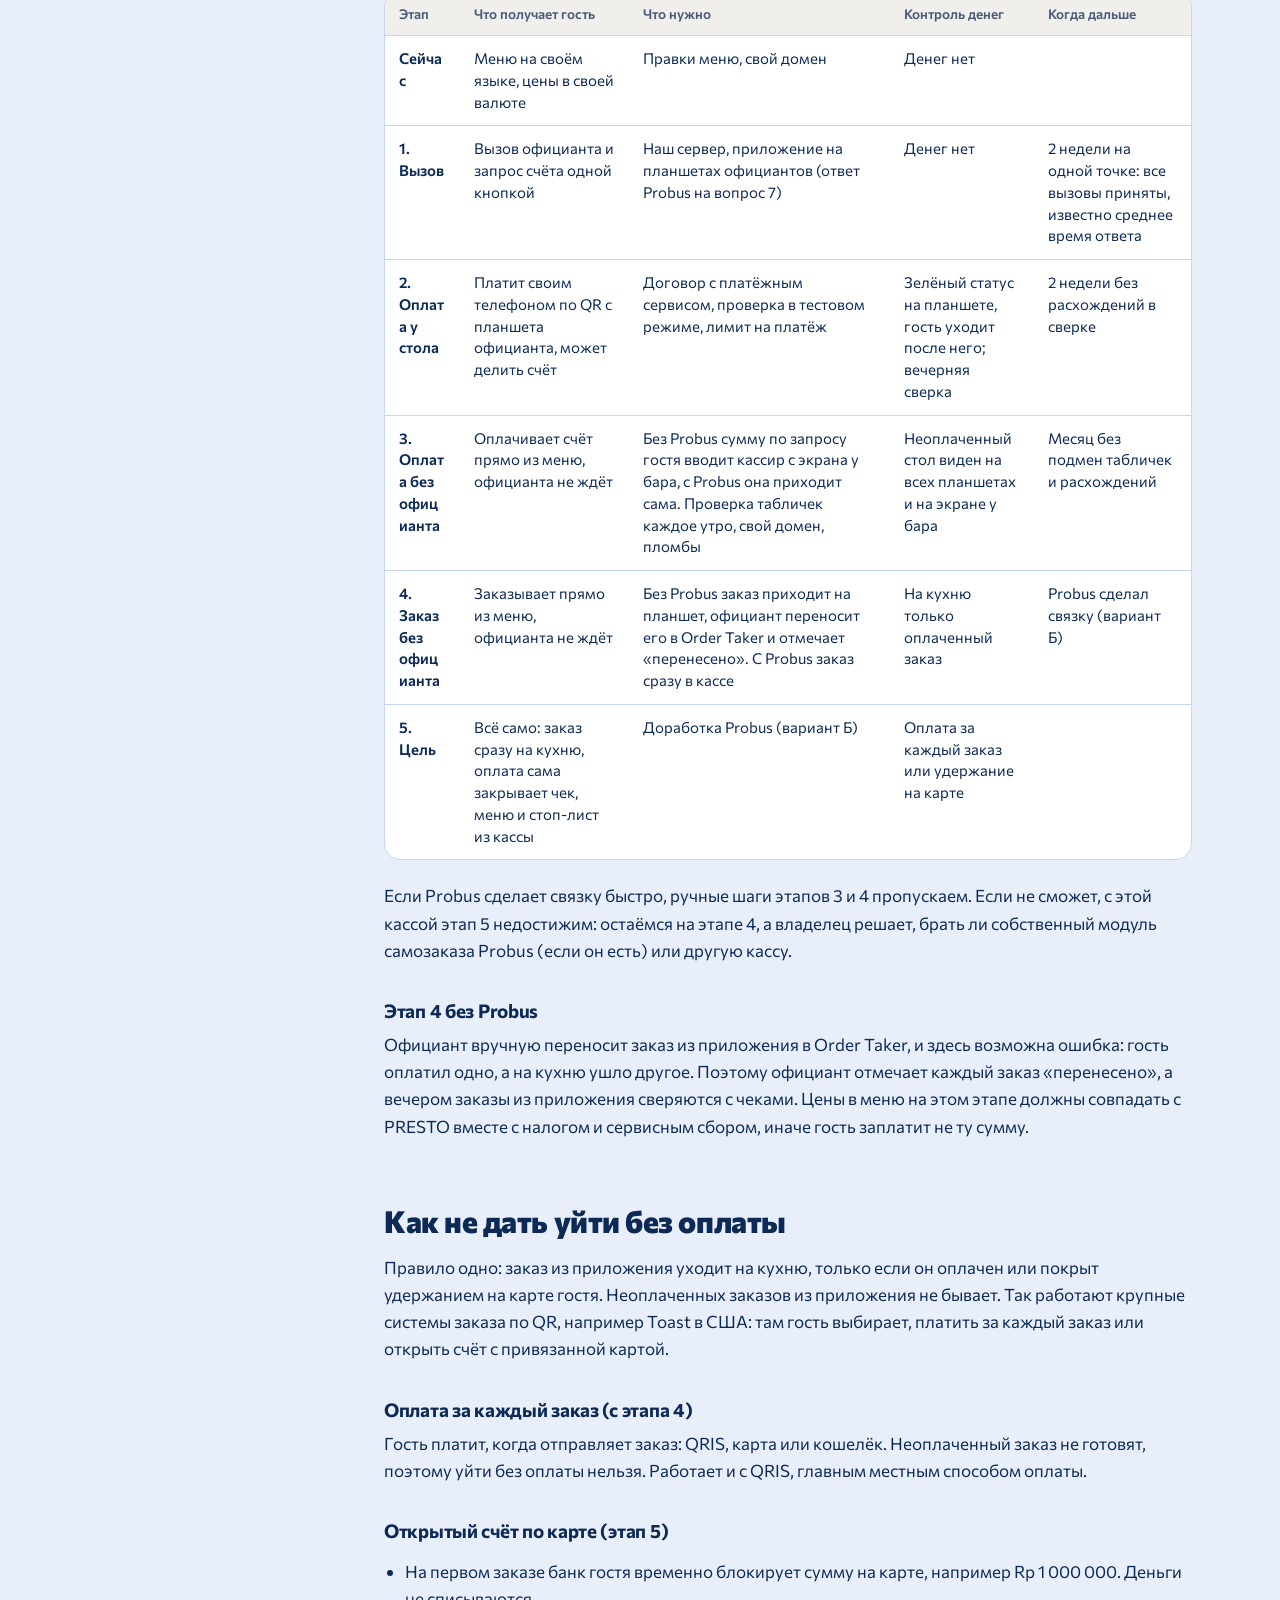
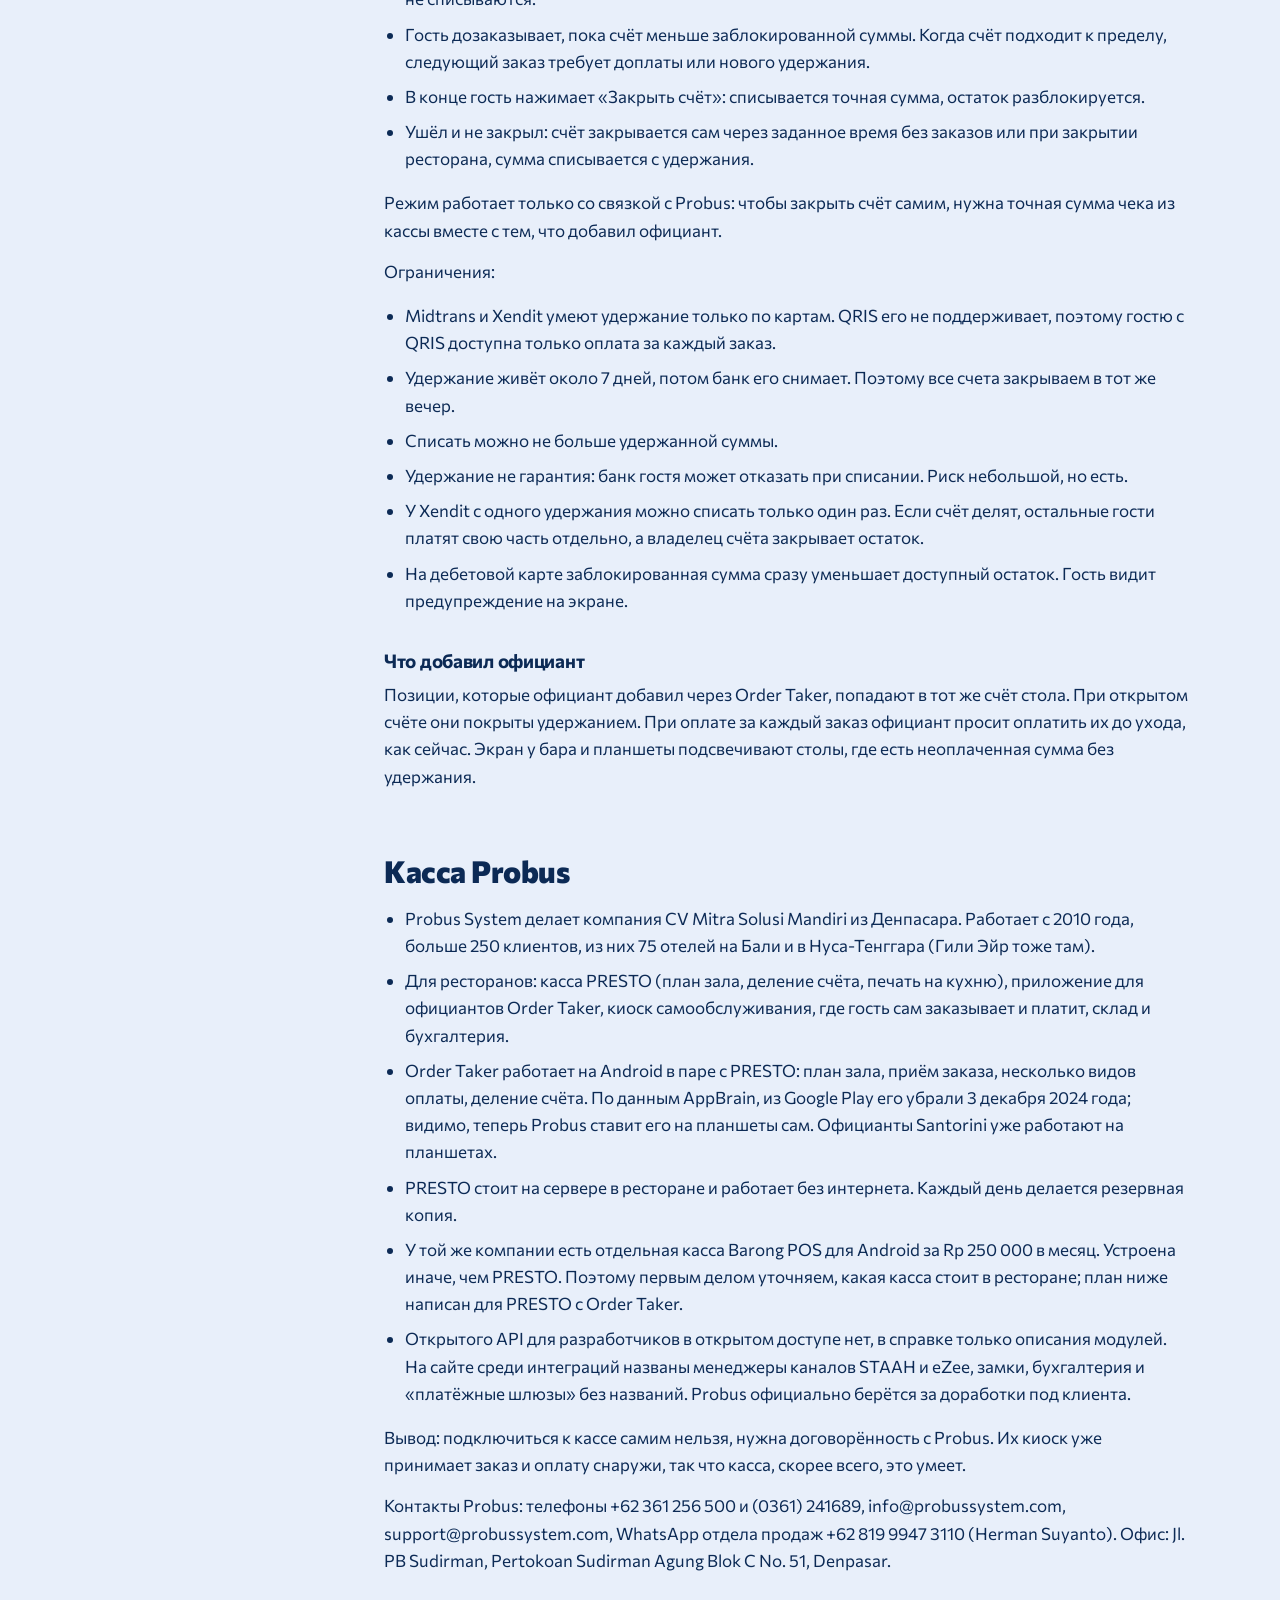
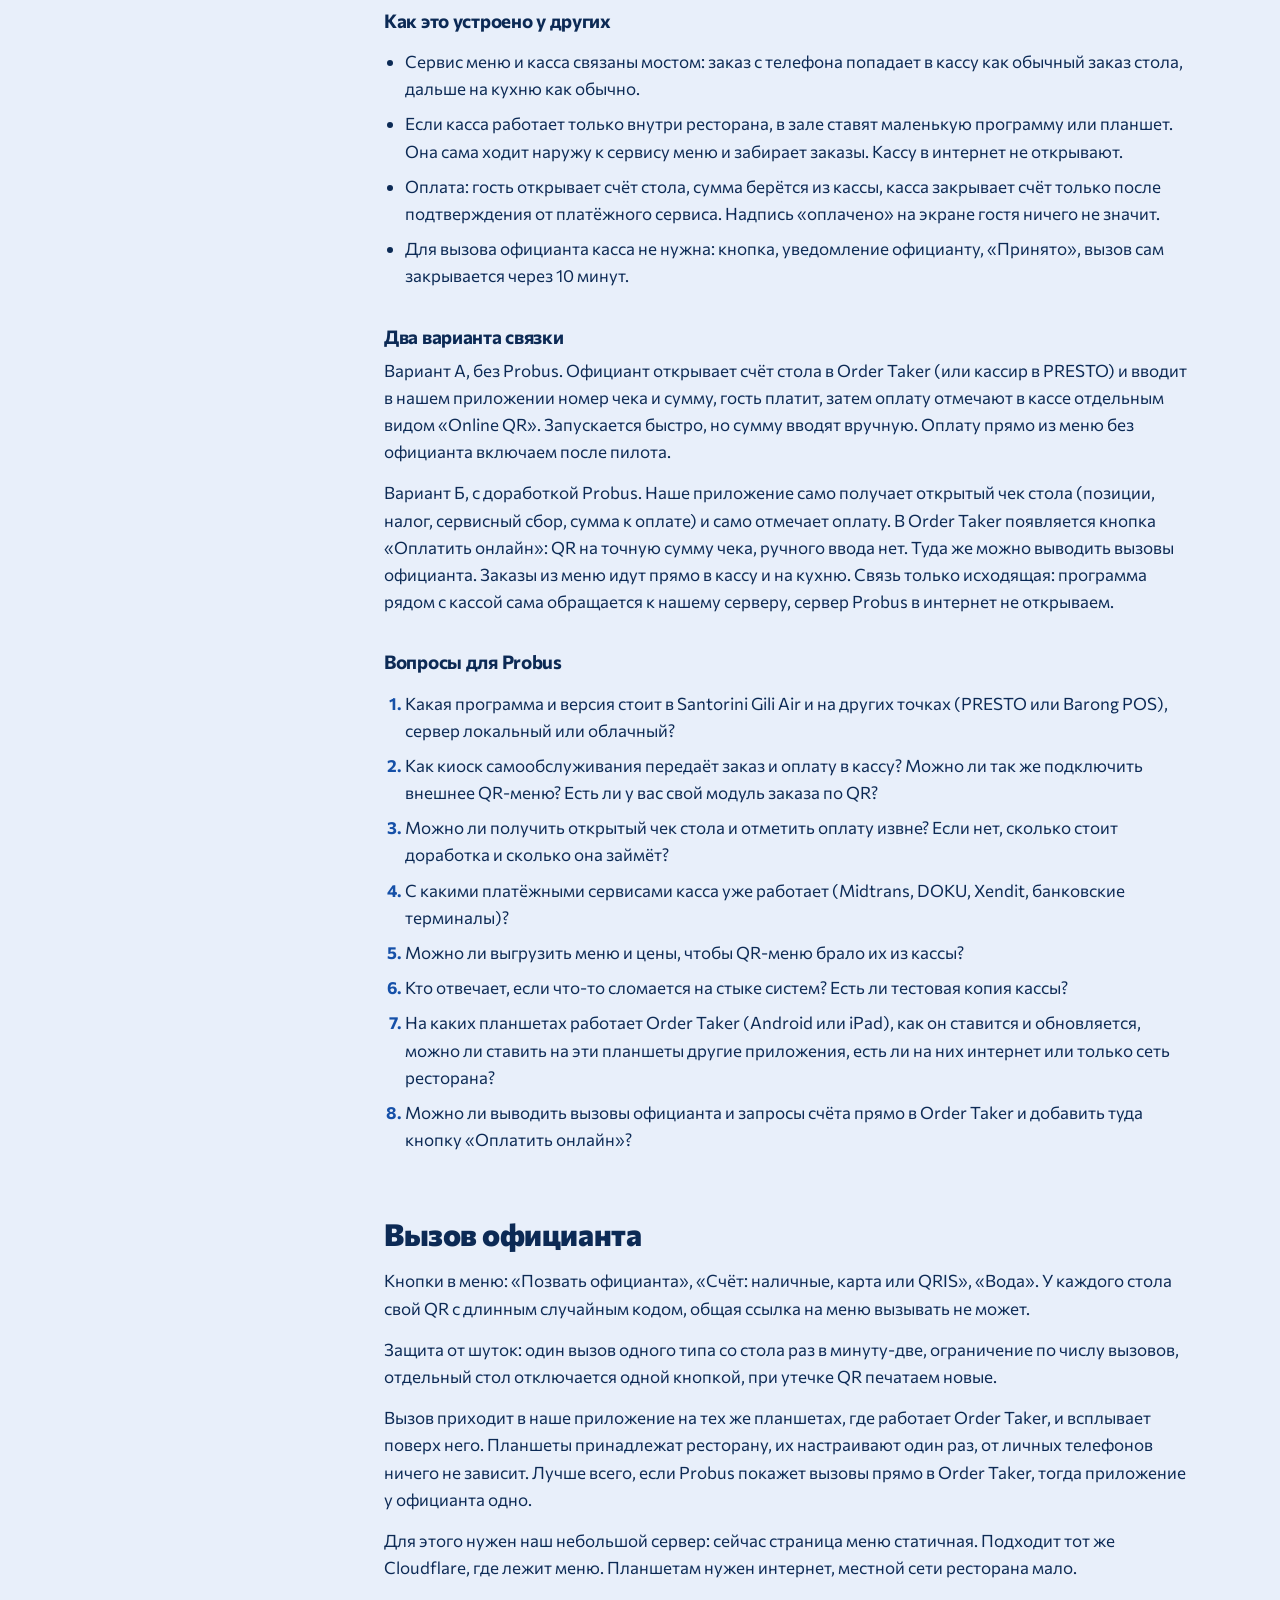
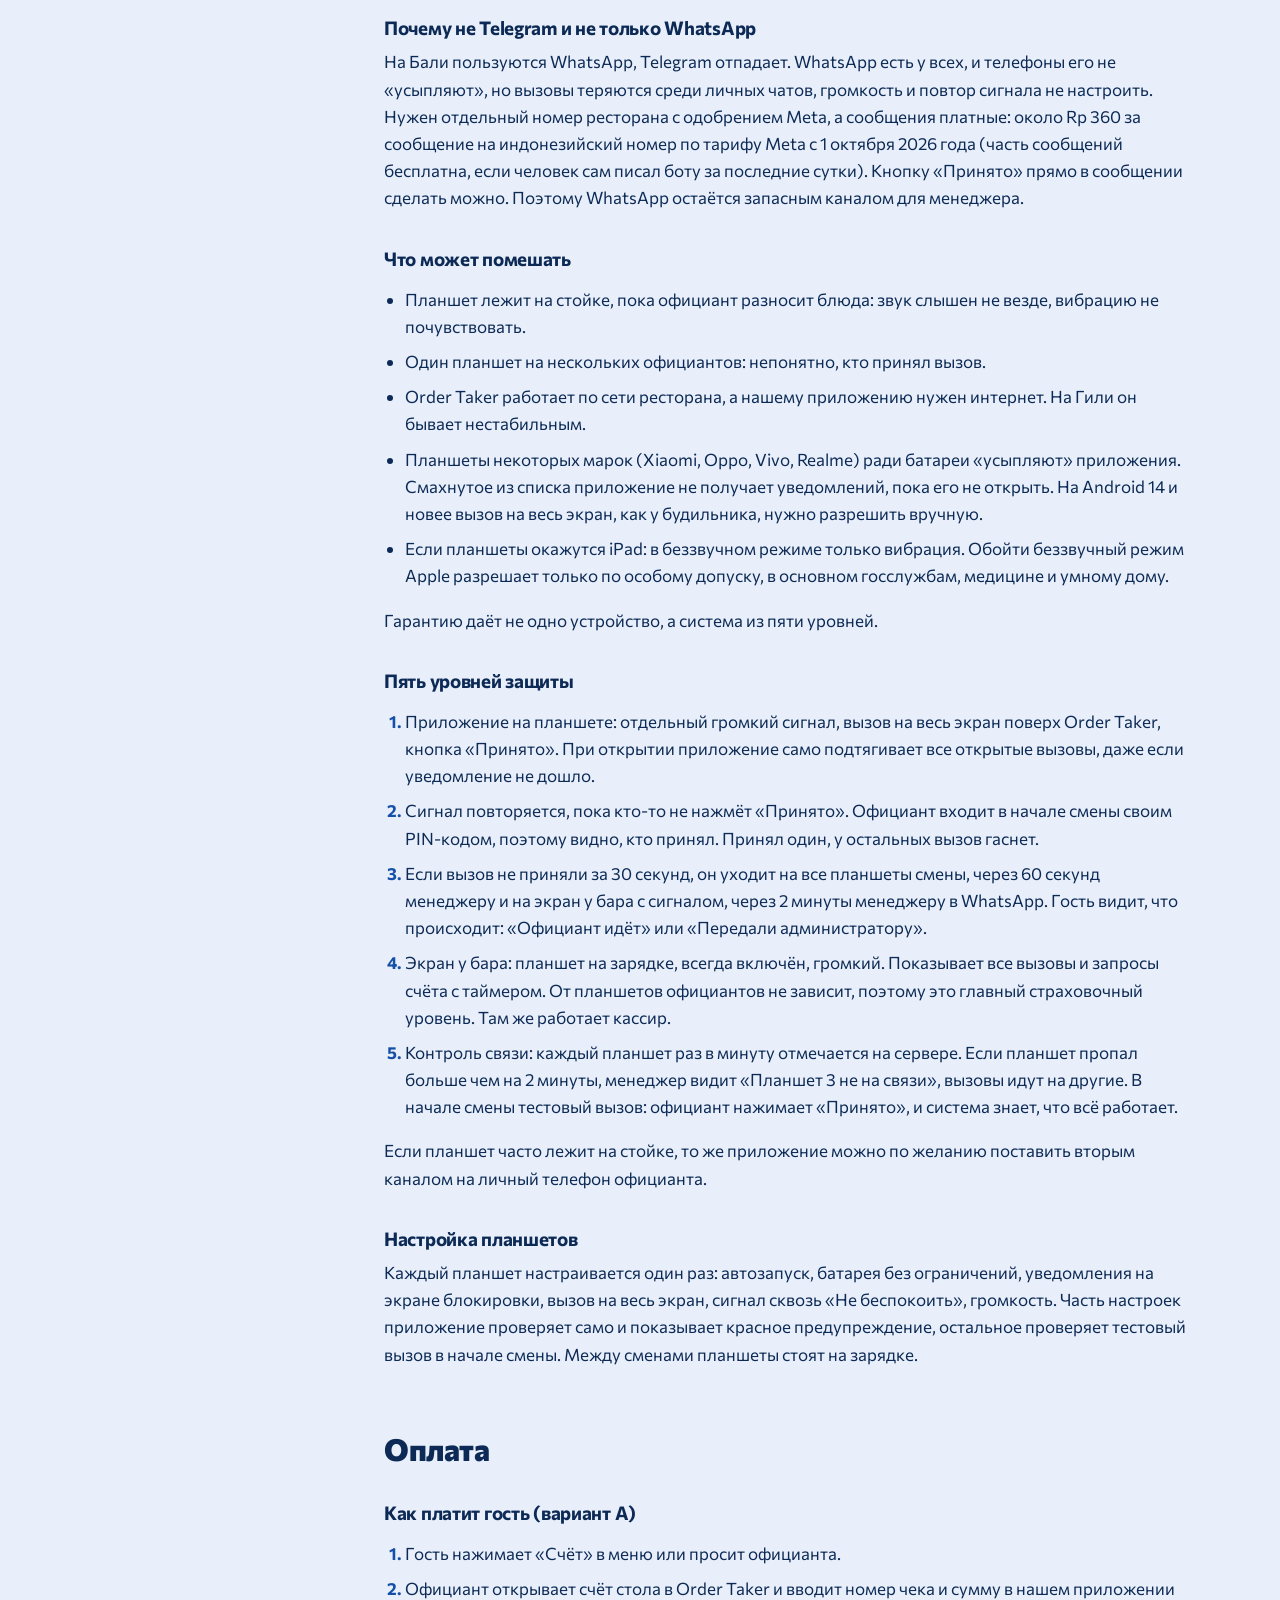
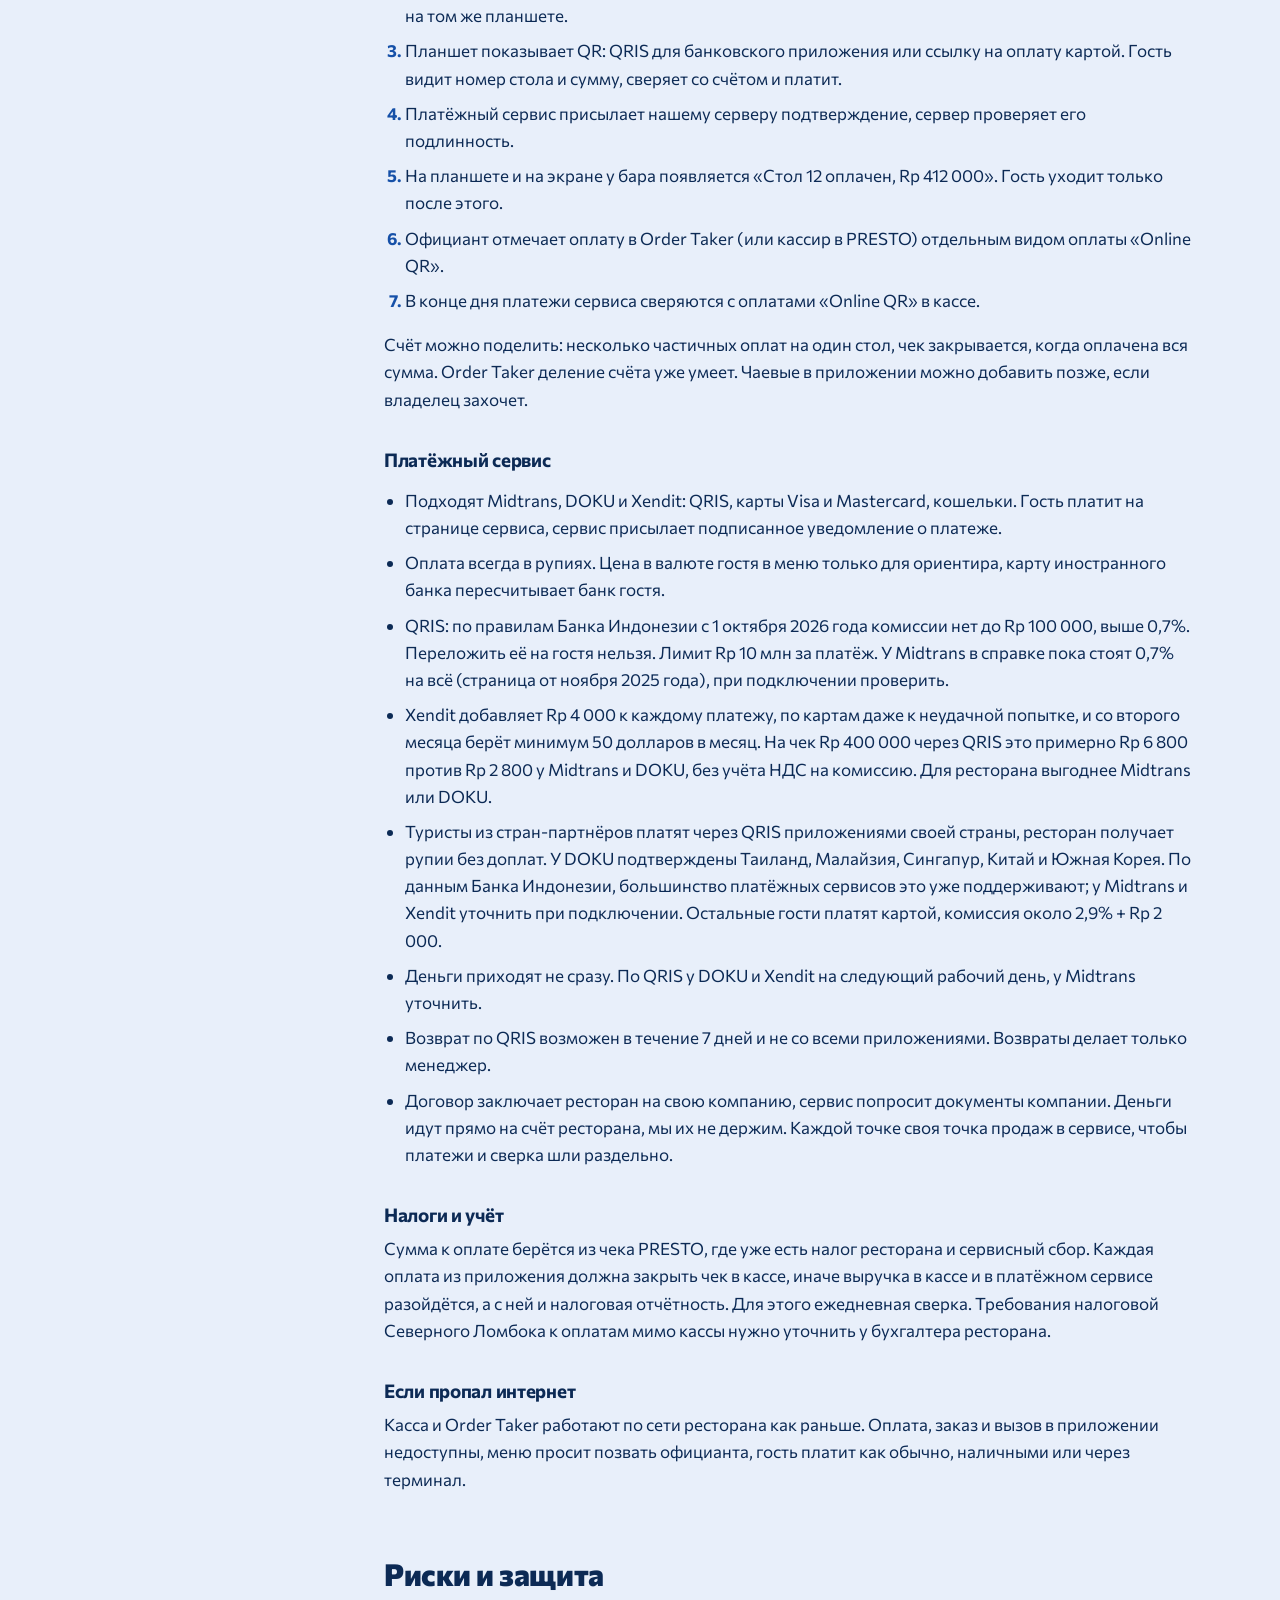
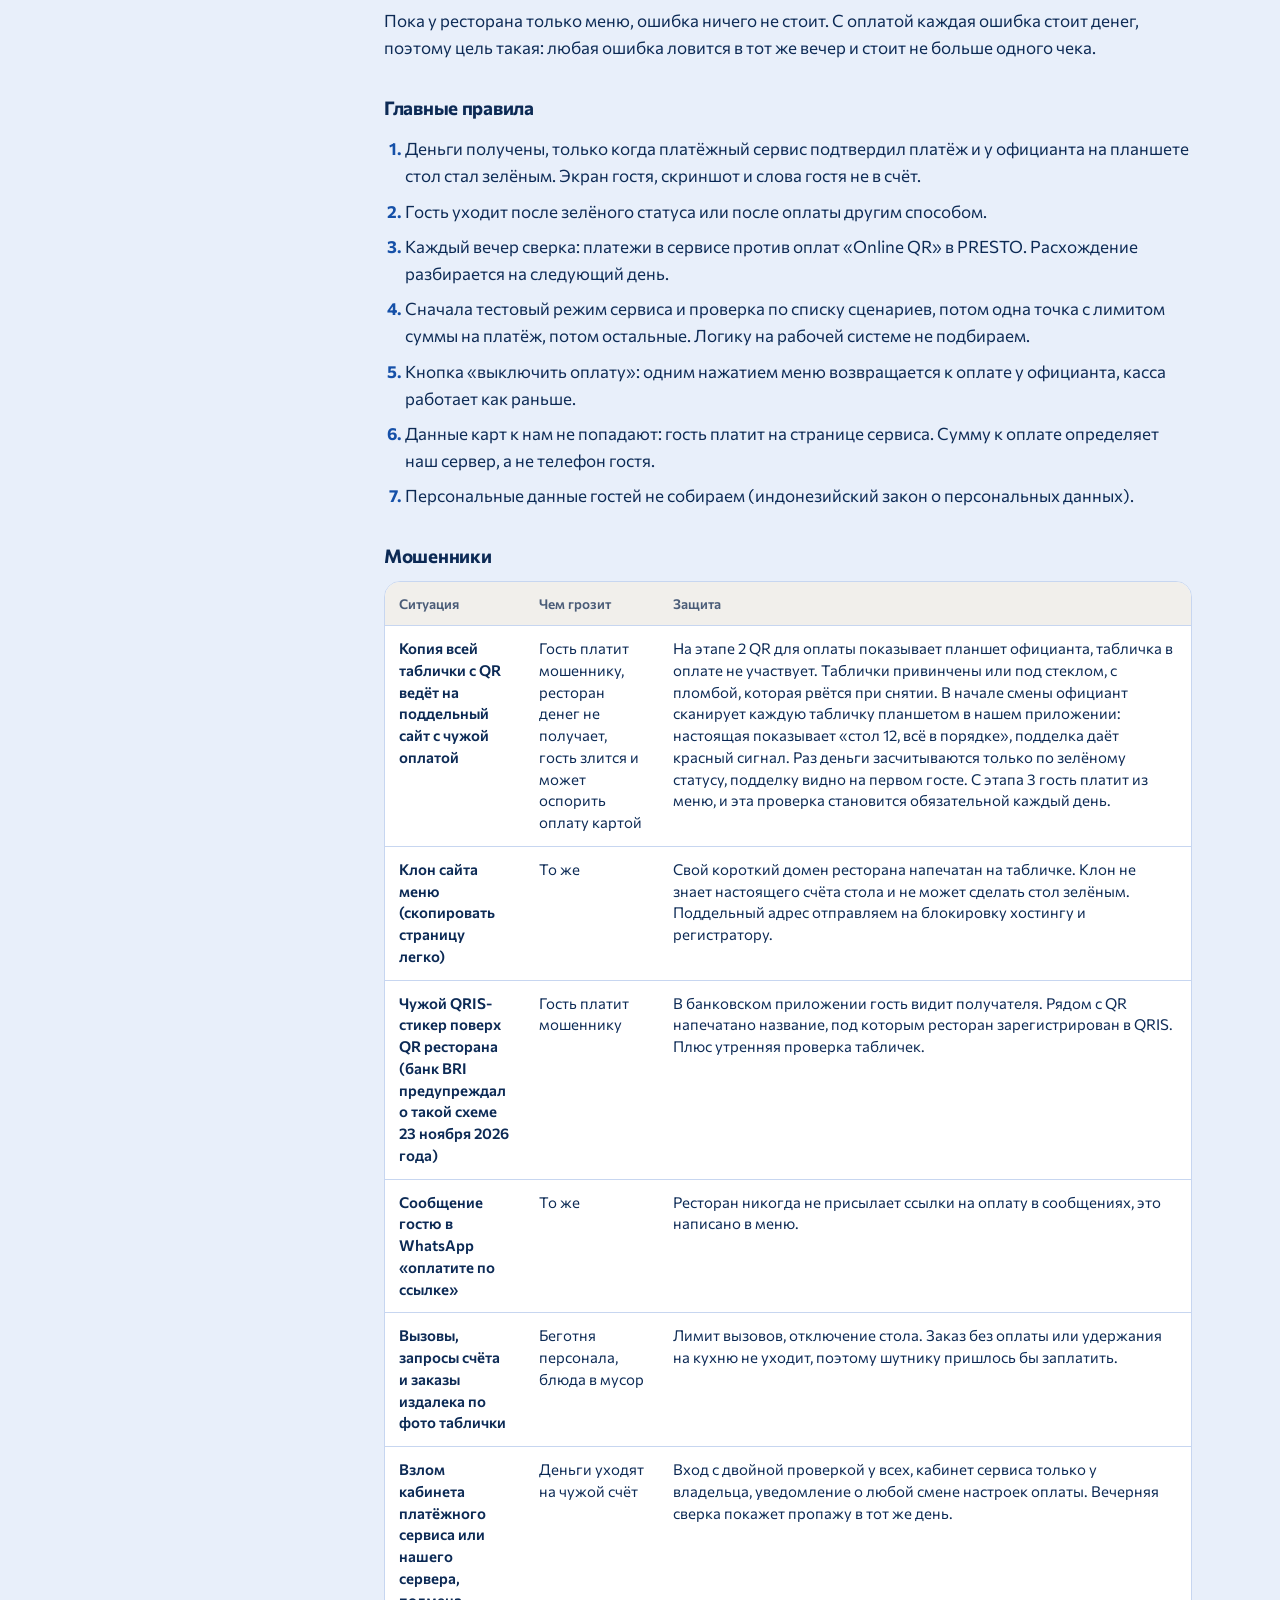
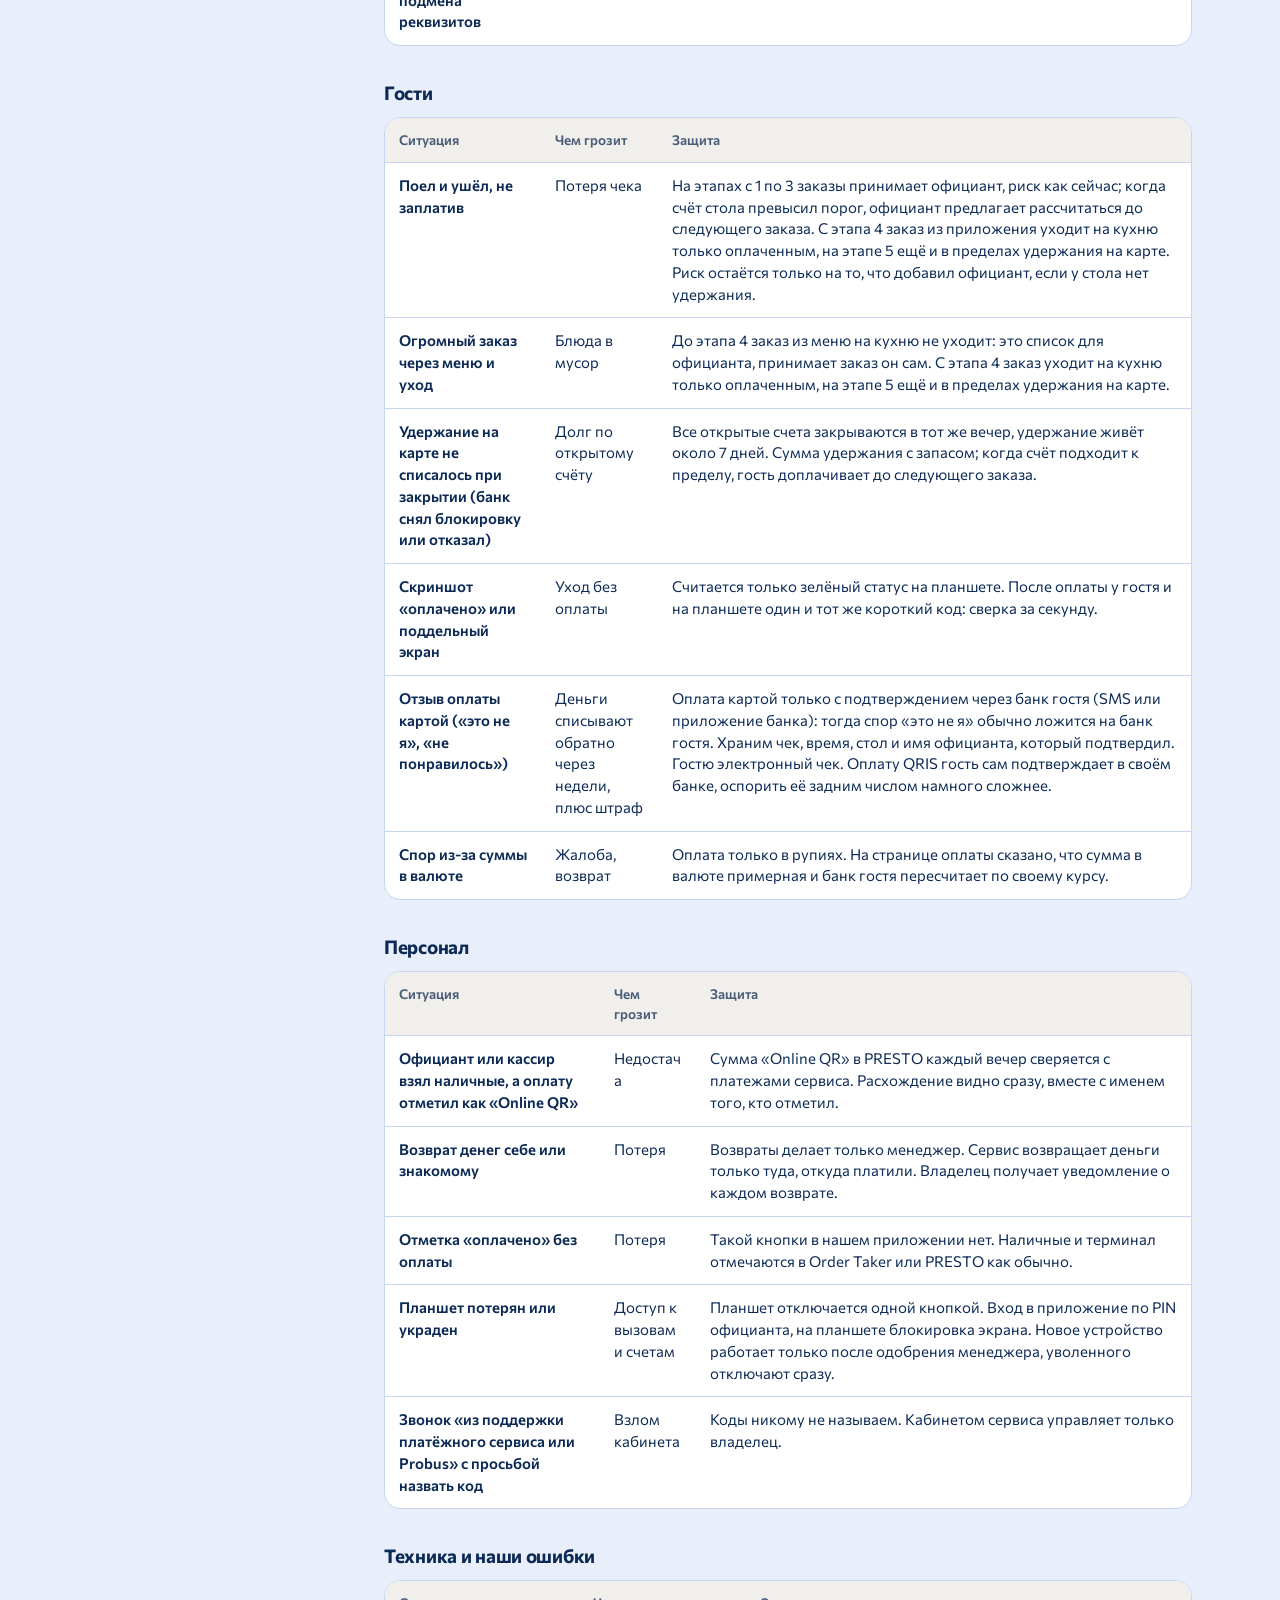
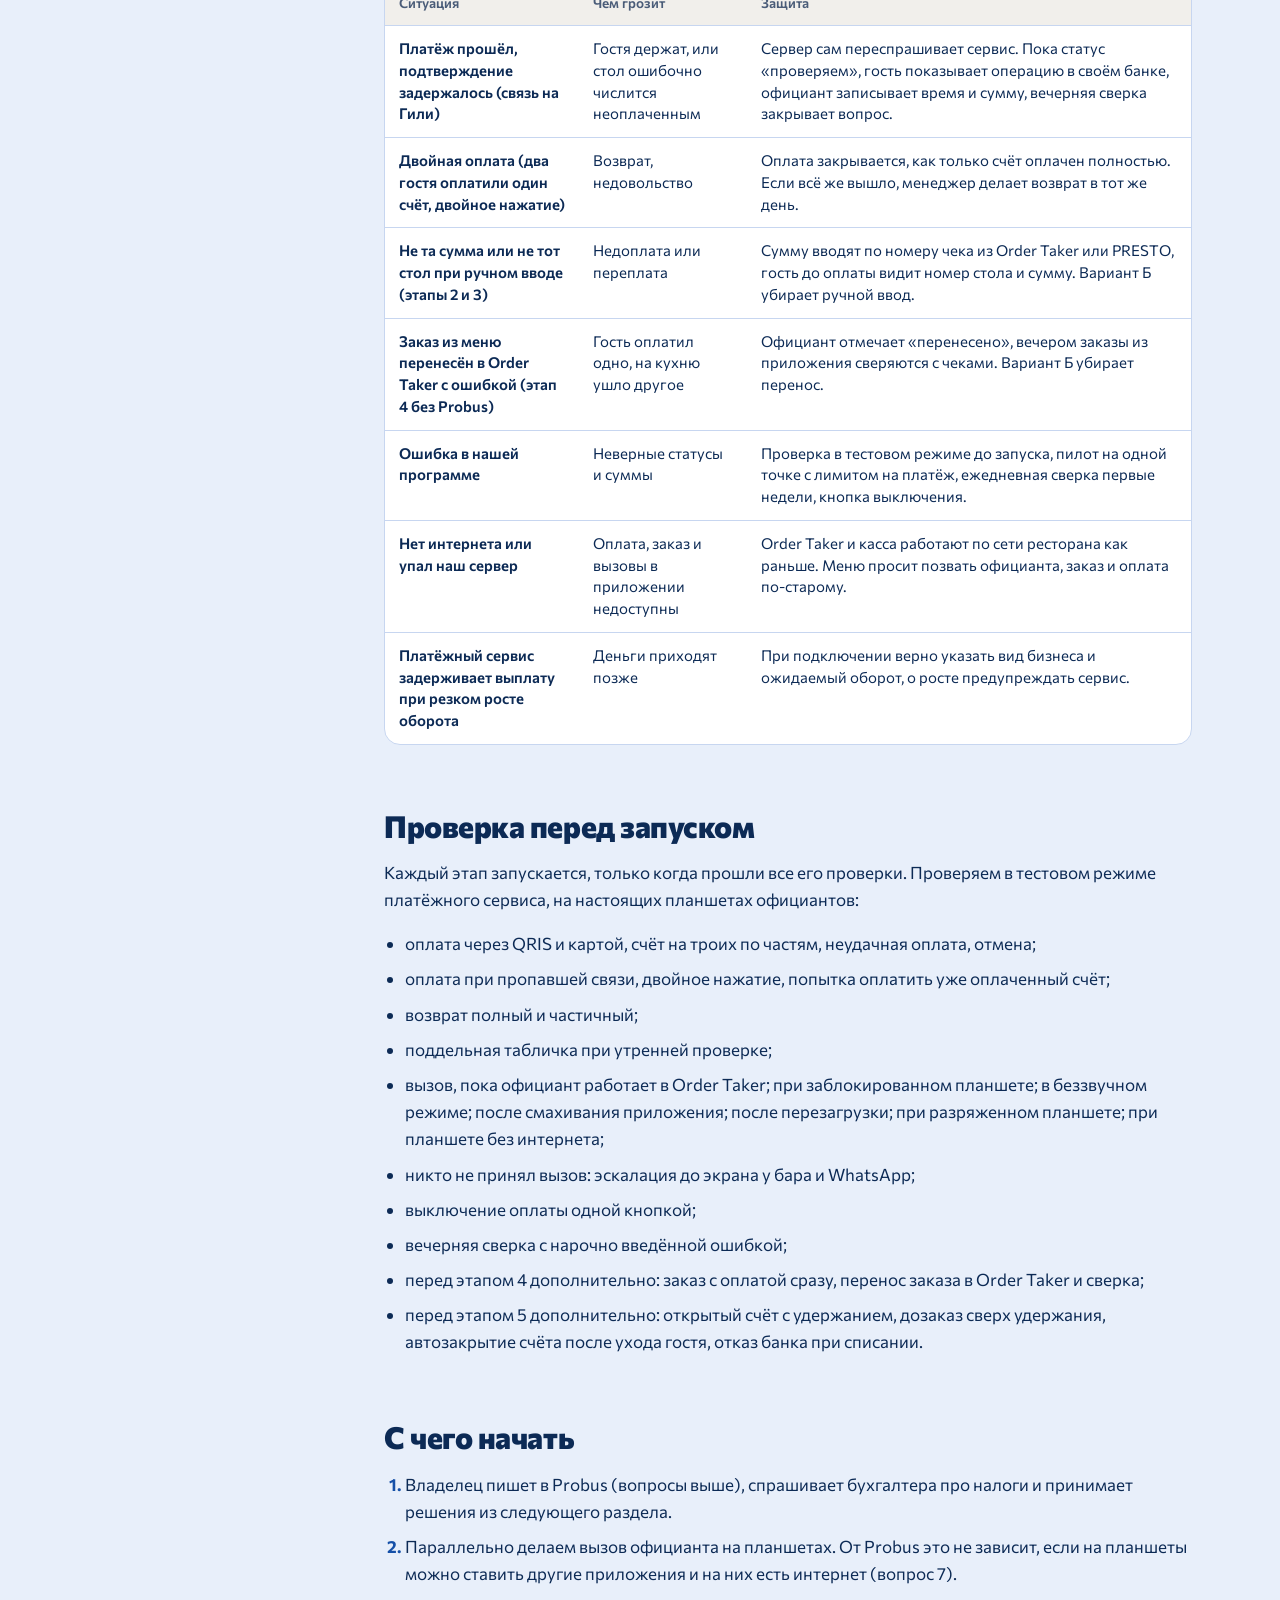
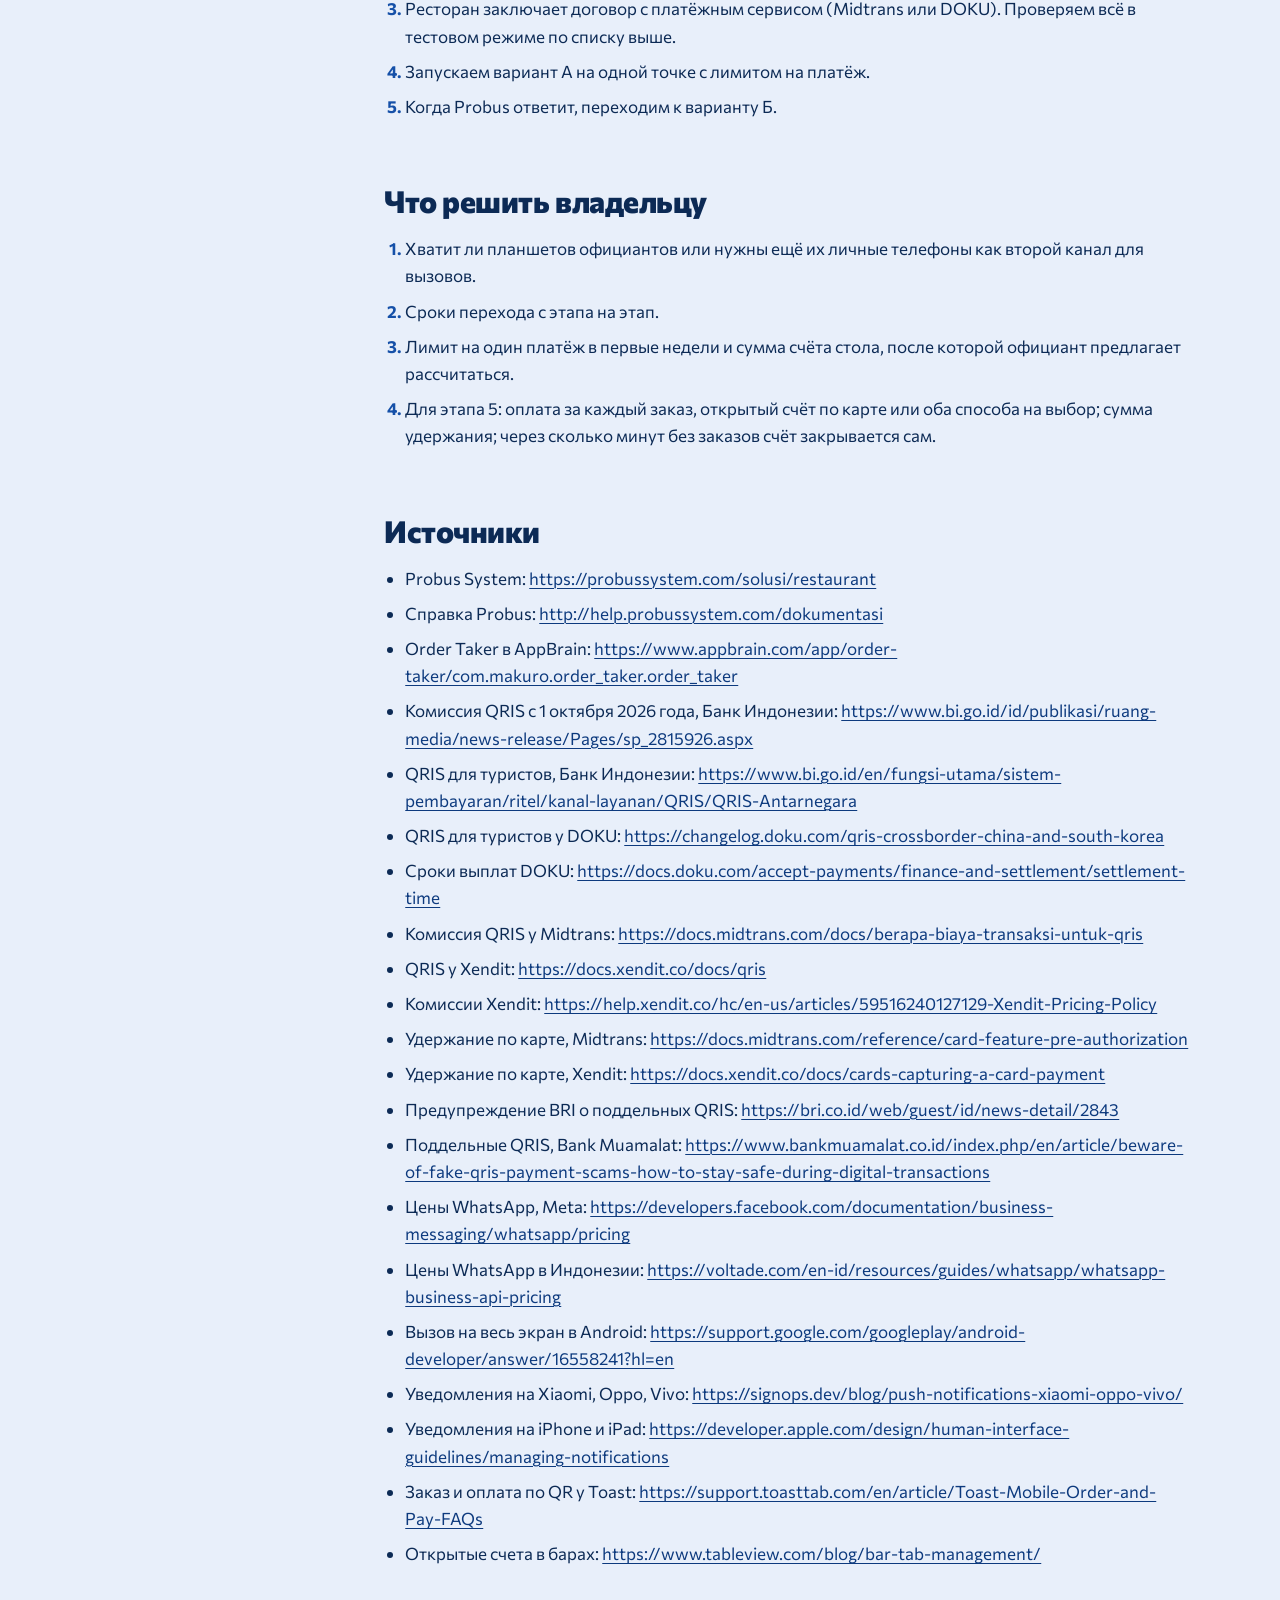
<file: ru/plan.html>
<!doctype html>
<html lang="ru">
<head>
<meta charset="utf-8">
<meta name="viewport" content="width=device-width,initial-scale=1,viewport-fit=cover">
<meta name="robots" content="noindex,nofollow">
<title>Подробный план · Santorini</title>
<meta name="theme-color" content="#FFFFFF">
<link rel="icon" href="../assets/icon-192.png" type="image/png"><link rel="apple-touch-icon" href="../assets/apple-touch-icon.png">
<link rel="preconnect" href="https://fonts.googleapis.com"><link rel="preconnect" href="https://fonts.gstatic.com" crossorigin>
<link href="https://fonts.googleapis.com/css2?family=Commissioner:wght@400;500;600;700;800&display=swap" rel="stylesheet">
<link rel="stylesheet" href="../assets/site.css">
</head>
<body>
<a class="skip" href="#main">↓</a>
<header class="top"><div class="wrap">
<div class="bar"><a class="brand" href="index.html"><img src="../assets/logo-word.webp" alt="Santorini Greek Restaurant" width="720" height="259"><span>План развития QR-меню</span></a><nav class="langs" aria-label="Language"><a href="../ru/plan.html" hreflang="ru" aria-current="page">RU</a><a href="../en/plan.html" hreflang="en">EN</a><a href="../el/plan.html" hreflang="el">EL</a></nav></div>
<nav class="views"><a href="index.html">Кратко</a><a href="plan.html" aria-current="page">Подробно</a></nav>
</div></header>
<div class="meander" aria-hidden="true"></div>
<main id="main"><div class="wrap dochead"><h1>Подробный план</h1><p>Всё, что нужно знать о вызове официанта, оплате и заказе через QR-меню Santorini: как связать меню с кассой Probus, как брать деньги и как их не потерять.</p><a class="fig" href="../diagrams/roadmap-detail-ru.html" target="_blank" rel="noopener"><figure><img src="../assets/roadmap-detail-ru.webp" alt="Подробная схема" width="1406" height="850"><figcaption><b>Подробная схема</b><svg viewBox="0 0 16 16" aria-hidden="true"><path d="M6 3.5H3.5v9h9V10M9 3.5h3.5V7M12.5 3.5 7 9" fill="none" stroke="currentColor" stroke-width="1.5" stroke-linecap="round" stroke-linejoin="round"/></svg></figcaption></figure></a></div><div class="wrap doc">
<nav class="toc" aria-label="Содержание"><b>Содержание</b><ol><li><a href="#goal">Цель</a></li><li><a href="#stages">Этапы</a></li><li><a href="#control">Как не дать уйти без оплаты</a></li><li><a href="#probus">Касса Probus</a></li><li><a href="#call">Вызов официанта</a></li><li><a href="#payment">Оплата</a></li><li><a href="#risks">Риски и защита</a></li><li><a href="#tests">Проверка перед запуском</a></li><li><a href="#next">С чего начать</a></li><li><a href="#decisions">Что решить владельцу</a></li><li><a href="#sources">Источники</a></li></ol></nav>
<article><details class="mtoc"><summary>Содержание</summary><ol><li><a href="#goal">Цель</a></li><li><a href="#stages">Этапы</a></li><li><a href="#control">Как не дать уйти без оплаты</a></li><li><a href="#probus">Касса Probus</a></li><li><a href="#call">Вызов официанта</a></li><li><a href="#payment">Оплата</a></li><li><a href="#risks">Риски и защита</a></li><li><a href="#tests">Проверка перед запуском</a></li><li><a href="#next">С чего начать</a></li><li><a href="#decisions">Что решить владельцу</a></li><li><a href="#sources">Источники</a></li></ol></details>

<h2 id="goal">Цель</h2>
<p>Гость сам заказывает и платит в приложении, официанта ждать не нужно. Ресторан при этом не теряет денег. Идём по этапам и на каждом подключаем то, что уже доступно.</p>
<p>Конечный результат:</p>
<ul>
<li>гость сканирует QR и заказывает, заказ сразу уходит в кассу и на кухню, блюда приносят к столу;</li>
<li>гость платит в приложении: за каждый заказ или в конце по открытому счёту;</li>
<li>официант разносит блюда, помогает и решает нестандартные случаи; кнопка вызова остаётся для тех, кому нужен человек;</li>
<li>меню, цены и стоп-лист берутся из кассы.</li>
</ul>
<h2 id="stages">Этапы</h2>
<p>Каждый этап включается отдельно и одной кнопкой возвращается к предыдущему. Сроки перехода предлагаем мы, утверждает владелец.</p>
<div class="tbl"><table>
<thead>
<tr>
<th>Этап</th>
<th>Что получает гость</th>
<th>Что нужно</th>
<th>Контроль денег</th>
<th>Когда дальше</th>
</tr>
</thead>
<tbody>
<tr>
<td data-label="Этап">Сейчас</td>
<td data-label="Что получает гость">Меню на своём языке, цены в своей валюте</td>
<td data-label="Что нужно">Правки меню, свой домен</td>
<td data-label="Контроль денег">Денег нет</td>
<td data-label="Когда дальше"></td>
</tr>
<tr>
<td data-label="Этап">1. Вызов</td>
<td data-label="Что получает гость">Вызов официанта и запрос счёта одной кнопкой</td>
<td data-label="Что нужно">Наш сервер, приложение на планшетах официантов (ответ Probus на вопрос 7)</td>
<td data-label="Контроль денег">Денег нет</td>
<td data-label="Когда дальше">2 недели на одной точке: все вызовы приняты, известно среднее время ответа</td>
</tr>
<tr>
<td data-label="Этап">2. Оплата у стола</td>
<td data-label="Что получает гость">Платит своим телефоном по QR с планшета официанта, может делить счёт</td>
<td data-label="Что нужно">Договор с платёжным сервисом, проверка в тестовом режиме, лимит на платёж</td>
<td data-label="Контроль денег">Зелёный статус на планшете, гость уходит после него; вечерняя сверка</td>
<td data-label="Когда дальше">2 недели без расхождений в сверке</td>
</tr>
<tr>
<td data-label="Этап">3. Оплата без официанта</td>
<td data-label="Что получает гость">Оплачивает счёт прямо из меню, официанта не ждёт</td>
<td data-label="Что нужно">Без Probus сумму по запросу гостя вводит кассир с экрана у бара, с Probus она приходит сама. Проверка табличек каждое утро, свой домен, пломбы</td>
<td data-label="Контроль денег">Неоплаченный стол виден на всех планшетах и на экране у бара</td>
<td data-label="Когда дальше">Месяц без подмен табличек и расхождений</td>
</tr>
<tr>
<td data-label="Этап">4. Заказ без официанта</td>
<td data-label="Что получает гость">Заказывает прямо из меню, официанта не ждёт</td>
<td data-label="Что нужно">Без Probus заказ приходит на планшет, официант переносит его в Order Taker и отмечает «перенесено». С Probus заказ сразу в кассе</td>
<td data-label="Контроль денег">На кухню только оплаченный заказ</td>
<td data-label="Когда дальше">Probus сделал связку (вариант Б)</td>
</tr>
<tr>
<td data-label="Этап">5. Цель</td>
<td data-label="Что получает гость">Всё само: заказ сразу на кухню, оплата сама закрывает чек, меню и стоп-лист из кассы</td>
<td data-label="Что нужно">Доработка Probus (вариант Б)</td>
<td data-label="Контроль денег">Оплата за каждый заказ или удержание на карте</td>
<td data-label="Когда дальше"></td>
</tr>
</tbody>
</table></div>
<p>Если Probus сделает связку быстро, ручные шаги этапов 3 и 4 пропускаем. Если не сможет, с этой кассой этап 5 недостижим: остаёмся на этапе 4, а владелец решает, брать ли собственный модуль самозаказа Probus (если он есть) или другую кассу.</p>
<h3>Этап 4 без Probus</h3>
<p>Официант вручную переносит заказ из приложения в Order Taker, и здесь возможна ошибка: гость оплатил одно, а на кухню ушло другое. Поэтому официант отмечает каждый заказ «перенесено», а вечером заказы из приложения сверяются с чеками. Цены в меню на этом этапе должны совпадать с PRESTO вместе с налогом и сервисным сбором, иначе гость заплатит не ту сумму.</p>
<h2 id="control">Как не дать уйти без оплаты</h2>
<p>Правило одно: заказ из приложения уходит на кухню, только если он оплачен или покрыт удержанием на карте гостя. Неоплаченных заказов из приложения не бывает. Так работают крупные системы заказа по QR, например Toast в США: там гость выбирает, платить за каждый заказ или открыть счёт с привязанной картой.</p>
<h3>Оплата за каждый заказ (с этапа 4)</h3>
<p>Гость платит, когда отправляет заказ: QRIS, карта или кошелёк. Неоплаченный заказ не готовят, поэтому уйти без оплаты нельзя. Работает и с QRIS, главным местным способом оплаты.</p>
<h3>Открытый счёт по карте (этап 5)</h3>
<ul>
<li>На первом заказе банк гостя временно блокирует сумму на карте, например Rp 1 000 000. Деньги не списываются.</li>
<li>Гость дозаказывает, пока счёт меньше заблокированной суммы. Когда счёт подходит к пределу, следующий заказ требует доплаты или нового удержания.</li>
<li>В конце гость нажимает «Закрыть счёт»: списывается точная сумма, остаток разблокируется.</li>
<li>Ушёл и не закрыл: счёт закрывается сам через заданное время без заказов или при закрытии ресторана, сумма списывается с удержания.</li>
</ul>
<p>Режим работает только со связкой с Probus: чтобы закрыть счёт самим, нужна точная сумма чека из кассы вместе с тем, что добавил официант.</p>
<p>Ограничения:</p>
<ul>
<li>Midtrans и Xendit умеют удержание только по картам. QRIS его не поддерживает, поэтому гостю с QRIS доступна только оплата за каждый заказ.</li>
<li>Удержание живёт около 7 дней, потом банк его снимает. Поэтому все счета закрываем в тот же вечер.</li>
<li>Списать можно не больше удержанной суммы.</li>
<li>Удержание не гарантия: банк гостя может отказать при списании. Риск небольшой, но есть.</li>
<li>У Xendit с одного удержания можно списать только один раз. Если счёт делят, остальные гости платят свою часть отдельно, а владелец счёта закрывает остаток.</li>
<li>На дебетовой карте заблокированная сумма сразу уменьшает доступный остаток. Гость видит предупреждение на экране.</li>
</ul>
<h3>Что добавил официант</h3>
<p>Позиции, которые официант добавил через Order Taker, попадают в тот же счёт стола. При открытом счёте они покрыты удержанием. При оплате за каждый заказ официант просит оплатить их до ухода, как сейчас. Экран у бара и планшеты подсвечивают столы, где есть неоплаченная сумма без удержания.</p>
<h2 id="probus">Касса Probus</h2>
<ul>
<li>Probus System делает компания CV Mitra Solusi Mandiri из Денпасара. Работает с 2010 года, больше 250 клиентов, из них 75 отелей на Бали и в Нуса-Тенггара (Гили Эйр тоже там).</li>
<li>Для ресторанов: касса PRESTO (план зала, деление счёта, печать на кухню), приложение для официантов Order Taker, киоск самообслуживания, где гость сам заказывает и платит, склад и бухгалтерия.</li>
<li>Order Taker работает на Android в паре с PRESTO: план зала, приём заказа, несколько видов оплаты, деление счёта. По данным AppBrain, из Google Play его убрали 3 декабря 2024 года; видимо, теперь Probus ставит его на планшеты сам. Официанты Santorini уже работают на планшетах.</li>
<li>PRESTO стоит на сервере в ресторане и работает без интернета. Каждый день делается резервная копия.</li>
<li>У той же компании есть отдельная касса Barong POS для Android за Rp 250 000 в месяц. Устроена иначе, чем PRESTO. Поэтому первым делом уточняем, какая касса стоит в ресторане; план ниже написан для PRESTO с Order Taker.</li>
<li>Открытого API для разработчиков в открытом доступе нет, в справке только описания модулей. На сайте среди интеграций названы менеджеры каналов STAAH и eZee, замки, бухгалтерия и «платёжные шлюзы» без названий. Probus официально берётся за доработки под клиента.</li>
</ul>
<p>Вывод: подключиться к кассе самим нельзя, нужна договорённость с Probus. Их киоск уже принимает заказ и оплату снаружи, так что касса, скорее всего, это умеет.</p>
<p>Контакты Probus: телефоны +62 361 256 500 и (0361) 241689, info@probussystem.com, support@probussystem.com, WhatsApp отдела продаж +62 819 9947 3110 (Herman Suyanto). Офис: Jl. PB Sudirman, Pertokoan Sudirman Agung Blok C No. 51, Denpasar.</p>
<h3>Как это устроено у других</h3>
<ul>
<li>Сервис меню и касса связаны мостом: заказ с телефона попадает в кассу как обычный заказ стола, дальше на кухню как обычно.</li>
<li>Если касса работает только внутри ресторана, в зале ставят маленькую программу или планшет. Она сама ходит наружу к сервису меню и забирает заказы. Кассу в интернет не открывают.</li>
<li>Оплата: гость открывает счёт стола, сумма берётся из кассы, касса закрывает счёт только после подтверждения от платёжного сервиса. Надпись «оплачено» на экране гостя ничего не значит.</li>
<li>Для вызова официанта касса не нужна: кнопка, уведомление официанту, «Принято», вызов сам закрывается через 10 минут.</li>
</ul>
<h3>Два варианта связки</h3>
<p>Вариант А, без Probus. Официант открывает счёт стола в Order Taker (или кассир в PRESTO) и вводит в нашем приложении номер чека и сумму, гость платит, затем оплату отмечают в кассе отдельным видом «Online QR». Запускается быстро, но сумму вводят вручную. Оплату прямо из меню без официанта включаем после пилота.</p>
<p>Вариант Б, с доработкой Probus. Наше приложение само получает открытый чек стола (позиции, налог, сервисный сбор, сумма к оплате) и само отмечает оплату. В Order Taker появляется кнопка «Оплатить онлайн»: QR на точную сумму чека, ручного ввода нет. Туда же можно выводить вызовы официанта. Заказы из меню идут прямо в кассу и на кухню. Связь только исходящая: программа рядом с кассой сама обращается к нашему серверу, сервер Probus в интернет не открываем.</p>
<h3 id="questions">Вопросы для Probus</h3>
<ol>
<li>Какая программа и версия стоит в Santorini Gili Air и на других точках (PRESTO или Barong POS), сервер локальный или облачный?</li>
<li>Как киоск самообслуживания передаёт заказ и оплату в кассу? Можно ли так же подключить внешнее QR-меню? Есть ли у вас свой модуль заказа по QR?</li>
<li>Можно ли получить открытый чек стола и отметить оплату извне? Если нет, сколько стоит доработка и сколько она займёт?</li>
<li>С какими платёжными сервисами касса уже работает (Midtrans, DOKU, Xendit, банковские терминалы)?</li>
<li>Можно ли выгрузить меню и цены, чтобы QR-меню брало их из кассы?</li>
<li>Кто отвечает, если что-то сломается на стыке систем? Есть ли тестовая копия кассы?</li>
<li>На каких планшетах работает Order Taker (Android или iPad), как он ставится и обновляется, можно ли ставить на эти планшеты другие приложения, есть ли на них интернет или только сеть ресторана?</li>
<li>Можно ли выводить вызовы официанта и запросы счёта прямо в Order Taker и добавить туда кнопку «Оплатить онлайн»?</li>
</ol>
<h2 id="call">Вызов официанта</h2>
<p>Кнопки в меню: «Позвать официанта», «Счёт: наличные, карта или QRIS», «Вода». У каждого стола свой QR с длинным случайным кодом, общая ссылка на меню вызывать не может.</p>
<p>Защита от шуток: один вызов одного типа со стола раз в минуту-две, ограничение по числу вызовов, отдельный стол отключается одной кнопкой, при утечке QR печатаем новые.</p>
<p>Вызов приходит в наше приложение на тех же планшетах, где работает Order Taker, и всплывает поверх него. Планшеты принадлежат ресторану, их настраивают один раз, от личных телефонов ничего не зависит. Лучше всего, если Probus покажет вызовы прямо в Order Taker, тогда приложение у официанта одно.</p>
<p>Для этого нужен наш небольшой сервер: сейчас страница меню статичная. Подходит тот же Cloudflare, где лежит меню. Планшетам нужен интернет, местной сети ресторана мало.</p>
<h3>Почему не Telegram и не только WhatsApp</h3>
<p>На Бали пользуются WhatsApp, Telegram отпадает. WhatsApp есть у всех, и телефоны его не «усыпляют», но вызовы теряются среди личных чатов, громкость и повтор сигнала не настроить. Нужен отдельный номер ресторана с одобрением Meta, а сообщения платные: около Rp 360 за сообщение на индонезийский номер по тарифу Meta с 1 октября 2026 года (часть сообщений бесплатна, если человек сам писал боту за последние сутки). Кнопку «Принято» прямо в сообщении сделать можно. Поэтому WhatsApp остаётся запасным каналом для менеджера.</p>
<h3>Что может помешать</h3>
<ul>
<li>Планшет лежит на стойке, пока официант разносит блюда: звук слышен не везде, вибрацию не почувствовать.</li>
<li>Один планшет на нескольких официантов: непонятно, кто принял вызов.</li>
<li>Order Taker работает по сети ресторана, а нашему приложению нужен интернет. На Гили он бывает нестабильным.</li>
<li>Планшеты некоторых марок (Xiaomi, Oppo, Vivo, Realme) ради батареи «усыпляют» приложения. Смахнутое из списка приложение не получает уведомлений, пока его не открыть. На Android 14 и новее вызов на весь экран, как у будильника, нужно разрешить вручную.</li>
<li>Если планшеты окажутся iPad: в беззвучном режиме только вибрация. Обойти беззвучный режим Apple разрешает только по особому допуску, в основном госслужбам, медицине и умному дому.</li>
</ul>
<p>Гарантию даёт не одно устройство, а система из пяти уровней.</p>
<h3>Пять уровней защиты</h3>
<ol>
<li>Приложение на планшете: отдельный громкий сигнал, вызов на весь экран поверх Order Taker, кнопка «Принято». При открытии приложение само подтягивает все открытые вызовы, даже если уведомление не дошло.</li>
<li>Сигнал повторяется, пока кто-то не нажмёт «Принято». Официант входит в начале смены своим PIN-кодом, поэтому видно, кто принял. Принял один, у остальных вызов гаснет.</li>
<li>Если вызов не приняли за 30 секунд, он уходит на все планшеты смены, через 60 секунд менеджеру и на экран у бара с сигналом, через 2 минуты менеджеру в WhatsApp. Гость видит, что происходит: «Официант идёт» или «Передали администратору».</li>
<li>Экран у бара: планшет на зарядке, всегда включён, громкий. Показывает все вызовы и запросы счёта с таймером. От планшетов официантов не зависит, поэтому это главный страховочный уровень. Там же работает кассир.</li>
<li>Контроль связи: каждый планшет раз в минуту отмечается на сервере. Если планшет пропал больше чем на 2 минуты, менеджер видит «Планшет 3 не на связи», вызовы идут на другие. В начале смены тестовый вызов: официант нажимает «Принято», и система знает, что всё работает.</li>
</ol>
<p>Если планшет часто лежит на стойке, то же приложение можно по желанию поставить вторым каналом на личный телефон официанта.</p>
<h3>Настройка планшетов</h3>
<p>Каждый планшет настраивается один раз: автозапуск, батарея без ограничений, уведомления на экране блокировки, вызов на весь экран, сигнал сквозь «Не беспокоить», громкость. Часть настроек приложение проверяет само и показывает красное предупреждение, остальное проверяет тестовый вызов в начале смены. Между сменами планшеты стоят на зарядке.</p>
<h2 id="payment">Оплата</h2>
<h3>Как платит гость (вариант А)</h3>
<ol>
<li>Гость нажимает «Счёт» в меню или просит официанта.</li>
<li>Официант открывает счёт стола в Order Taker и вводит номер чека и сумму в нашем приложении на том же планшете.</li>
<li>Планшет показывает QR: QRIS для банковского приложения или ссылку на оплату картой. Гость видит номер стола и сумму, сверяет со счётом и платит.</li>
<li>Платёжный сервис присылает нашему серверу подтверждение, сервер проверяет его подлинность.</li>
<li>На планшете и на экране у бара появляется «Стол 12 оплачен, Rp 412 000». Гость уходит только после этого.</li>
<li>Официант отмечает оплату в Order Taker (или кассир в PRESTO) отдельным видом оплаты «Online QR».</li>
<li>В конце дня платежи сервиса сверяются с оплатами «Online QR» в кассе.</li>
</ol>
<p>Счёт можно поделить: несколько частичных оплат на один стол, чек закрывается, когда оплачена вся сумма. Order Taker деление счёта уже умеет. Чаевые в приложении можно добавить позже, если владелец захочет.</p>
<h3>Платёжный сервис</h3>
<ul>
<li>Подходят Midtrans, DOKU и Xendit: QRIS, карты Visa и Mastercard, кошельки. Гость платит на странице сервиса, сервис присылает подписанное уведомление о платеже.</li>
<li>Оплата всегда в рупиях. Цена в валюте гостя в меню только для ориентира, карту иностранного банка пересчитывает банк гостя.</li>
<li>QRIS: по правилам Банка Индонезии с 1 октября 2026 года комиссии нет до Rp 100 000, выше 0,7%. Переложить её на гостя нельзя. Лимит Rp 10 млн за платёж. У Midtrans в справке пока стоят 0,7% на всё (страница от ноября 2025 года), при подключении проверить.</li>
<li>Xendit добавляет Rp 4 000 к каждому платежу, по картам даже к неудачной попытке, и со второго месяца берёт минимум 50 долларов в месяц. На чек Rp 400 000 через QRIS это примерно Rp 6 800 против Rp 2 800 у Midtrans и DOKU, без учёта НДС на комиссию. Для ресторана выгоднее Midtrans или DOKU.</li>
<li>Туристы из стран-партнёров платят через QRIS приложениями своей страны, ресторан получает рупии без доплат. У DOKU подтверждены Таиланд, Малайзия, Сингапур, Китай и Южная Корея. По данным Банка Индонезии, большинство платёжных сервисов это уже поддерживают; у Midtrans и Xendit уточнить при подключении. Остальные гости платят картой, комиссия около 2,9% + Rp 2 000.</li>
<li>Деньги приходят не сразу. По QRIS у DOKU и Xendit на следующий рабочий день, у Midtrans уточнить.</li>
<li>Возврат по QRIS возможен в течение 7 дней и не со всеми приложениями. Возвраты делает только менеджер.</li>
<li>Договор заключает ресторан на свою компанию, сервис попросит документы компании. Деньги идут прямо на счёт ресторана, мы их не держим. Каждой точке своя точка продаж в сервисе, чтобы платежи и сверка шли раздельно.</li>
</ul>
<h3>Налоги и учёт</h3>
<p>Сумма к оплате берётся из чека PRESTO, где уже есть налог ресторана и сервисный сбор. Каждая оплата из приложения должна закрыть чек в кассе, иначе выручка в кассе и в платёжном сервисе разойдётся, а с ней и налоговая отчётность. Для этого ежедневная сверка. Требования налоговой Северного Ломбока к оплатам мимо кассы нужно уточнить у бухгалтера ресторана.</p>
<h3>Если пропал интернет</h3>
<p>Касса и Order Taker работают по сети ресторана как раньше. Оплата, заказ и вызов в приложении недоступны, меню просит позвать официанта, гость платит как обычно, наличными или через терминал.</p>
<h2 id="risks">Риски и защита</h2>
<p>Пока у ресторана только меню, ошибка ничего не стоит. С оплатой каждая ошибка стоит денег, поэтому цель такая: любая ошибка ловится в тот же вечер и стоит не больше одного чека.</p>
<h3>Главные правила</h3>
<ol>
<li>Деньги получены, только когда платёжный сервис подтвердил платёж и у официанта на планшете стол стал зелёным. Экран гостя, скриншот и слова гостя не в счёт.</li>
<li>Гость уходит после зелёного статуса или после оплаты другим способом.</li>
<li>Каждый вечер сверка: платежи в сервисе против оплат «Online QR» в PRESTO. Расхождение разбирается на следующий день.</li>
<li>Сначала тестовый режим сервиса и проверка по списку сценариев, потом одна точка с лимитом суммы на платёж, потом остальные. Логику на рабочей системе не подбираем.</li>
<li>Кнопка «выключить оплату»: одним нажатием меню возвращается к оплате у официанта, касса работает как раньше.</li>
<li>Данные карт к нам не попадают: гость платит на странице сервиса. Сумму к оплате определяет наш сервер, а не телефон гостя.</li>
<li>Персональные данные гостей не собираем (индонезийский закон о персональных данных).</li>
</ol>
<h3>Мошенники</h3>
<div class="tbl"><table>
<thead>
<tr>
<th>Ситуация</th>
<th>Чем грозит</th>
<th>Защита</th>
</tr>
</thead>
<tbody>
<tr>
<td data-label="Ситуация">Копия всей таблички с QR ведёт на поддельный сайт с чужой оплатой</td>
<td data-label="Чем грозит">Гость платит мошеннику, ресторан денег не получает, гость злится и может оспорить оплату картой</td>
<td data-label="Защита">На этапе 2 QR для оплаты показывает планшет официанта, табличка в оплате не участвует. Таблички привинчены или под стеклом, с пломбой, которая рвётся при снятии. В начале смены официант сканирует каждую табличку планшетом в нашем приложении: настоящая показывает «стол 12, всё в порядке», подделка даёт красный сигнал. Раз деньги засчитываются только по зелёному статусу, подделку видно на первом госте. С этапа 3 гость платит из меню, и эта проверка становится обязательной каждый день.</td>
</tr>
<tr>
<td data-label="Ситуация">Клон сайта меню (скопировать страницу легко)</td>
<td data-label="Чем грозит">То же</td>
<td data-label="Защита">Свой короткий домен ресторана напечатан на табличке. Клон не знает настоящего счёта стола и не может сделать стол зелёным. Поддельный адрес отправляем на блокировку хостингу и регистратору.</td>
</tr>
<tr>
<td data-label="Ситуация">Чужой QRIS-стикер поверх QR ресторана (банк BRI предупреждал о такой схеме 23 ноября 2026 года)</td>
<td data-label="Чем грозит">Гость платит мошеннику</td>
<td data-label="Защита">В банковском приложении гость видит получателя. Рядом с QR напечатано название, под которым ресторан зарегистрирован в QRIS. Плюс утренняя проверка табличек.</td>
</tr>
<tr>
<td data-label="Ситуация">Сообщение гостю в WhatsApp «оплатите по ссылке»</td>
<td data-label="Чем грозит">То же</td>
<td data-label="Защита">Ресторан никогда не присылает ссылки на оплату в сообщениях, это написано в меню.</td>
</tr>
<tr>
<td data-label="Ситуация">Вызовы, запросы счёта и заказы издалека по фото таблички</td>
<td data-label="Чем грозит">Беготня персонала, блюда в мусор</td>
<td data-label="Защита">Лимит вызовов, отключение стола. Заказ без оплаты или удержания на кухню не уходит, поэтому шутнику пришлось бы заплатить.</td>
</tr>
<tr>
<td data-label="Ситуация">Взлом кабинета платёжного сервиса или нашего сервера, подмена реквизитов</td>
<td data-label="Чем грозит">Деньги уходят на чужой счёт</td>
<td data-label="Защита">Вход с двойной проверкой у всех, кабинет сервиса только у владельца, уведомление о любой смене настроек оплаты. Вечерняя сверка покажет пропажу в тот же день.</td>
</tr>
</tbody>
</table></div>
<h3>Гости</h3>
<div class="tbl"><table>
<thead>
<tr>
<th>Ситуация</th>
<th>Чем грозит</th>
<th>Защита</th>
</tr>
</thead>
<tbody>
<tr>
<td data-label="Ситуация">Поел и ушёл, не заплатив</td>
<td data-label="Чем грозит">Потеря чека</td>
<td data-label="Защита">На этапах с 1 по 3 заказы принимает официант, риск как сейчас; когда счёт стола превысил порог, официант предлагает рассчитаться до следующего заказа. С этапа 4 заказ из приложения уходит на кухню только оплаченным, на этапе 5 ещё и в пределах удержания на карте. Риск остаётся только на то, что добавил официант, если у стола нет удержания.</td>
</tr>
<tr>
<td data-label="Ситуация">Огромный заказ через меню и уход</td>
<td data-label="Чем грозит">Блюда в мусор</td>
<td data-label="Защита">До этапа 4 заказ из меню на кухню не уходит: это список для официанта, принимает заказ он сам. С этапа 4 заказ уходит на кухню только оплаченным, на этапе 5 ещё и в пределах удержания на карте.</td>
</tr>
<tr>
<td data-label="Ситуация">Удержание на карте не списалось при закрытии (банк снял блокировку или отказал)</td>
<td data-label="Чем грозит">Долг по открытому счёту</td>
<td data-label="Защита">Все открытые счета закрываются в тот же вечер, удержание живёт около 7 дней. Сумма удержания с запасом; когда счёт подходит к пределу, гость доплачивает до следующего заказа.</td>
</tr>
<tr>
<td data-label="Ситуация">Скриншот «оплачено» или поддельный экран</td>
<td data-label="Чем грозит">Уход без оплаты</td>
<td data-label="Защита">Считается только зелёный статус на планшете. После оплаты у гостя и на планшете один и тот же короткий код: сверка за секунду.</td>
</tr>
<tr>
<td data-label="Ситуация">Отзыв оплаты картой («это не я», «не понравилось»)</td>
<td data-label="Чем грозит">Деньги списывают обратно через недели, плюс штраф</td>
<td data-label="Защита">Оплата картой только с подтверждением через банк гостя (SMS или приложение банка): тогда спор «это не я» обычно ложится на банк гостя. Храним чек, время, стол и имя официанта, который подтвердил. Гостю электронный чек. Оплату QRIS гость сам подтверждает в своём банке, оспорить её задним числом намного сложнее.</td>
</tr>
<tr>
<td data-label="Ситуация">Спор из-за суммы в валюте</td>
<td data-label="Чем грозит">Жалоба, возврат</td>
<td data-label="Защита">Оплата только в рупиях. На странице оплаты сказано, что сумма в валюте примерная и банк гостя пересчитает по своему курсу.</td>
</tr>
</tbody>
</table></div>
<h3>Персонал</h3>
<div class="tbl"><table>
<thead>
<tr>
<th>Ситуация</th>
<th>Чем грозит</th>
<th>Защита</th>
</tr>
</thead>
<tbody>
<tr>
<td data-label="Ситуация">Официант или кассир взял наличные, а оплату отметил как «Online QR»</td>
<td data-label="Чем грозит">Недостача</td>
<td data-label="Защита">Сумма «Online QR» в PRESTO каждый вечер сверяется с платежами сервиса. Расхождение видно сразу, вместе с именем того, кто отметил.</td>
</tr>
<tr>
<td data-label="Ситуация">Возврат денег себе или знакомому</td>
<td data-label="Чем грозит">Потеря</td>
<td data-label="Защита">Возвраты делает только менеджер. Сервис возвращает деньги только туда, откуда платили. Владелец получает уведомление о каждом возврате.</td>
</tr>
<tr>
<td data-label="Ситуация">Отметка «оплачено» без оплаты</td>
<td data-label="Чем грозит">Потеря</td>
<td data-label="Защита">Такой кнопки в нашем приложении нет. Наличные и терминал отмечаются в Order Taker или PRESTO как обычно.</td>
</tr>
<tr>
<td data-label="Ситуация">Планшет потерян или украден</td>
<td data-label="Чем грозит">Доступ к вызовам и счетам</td>
<td data-label="Защита">Планшет отключается одной кнопкой. Вход в приложение по PIN официанта, на планшете блокировка экрана. Новое устройство работает только после одобрения менеджера, уволенного отключают сразу.</td>
</tr>
<tr>
<td data-label="Ситуация">Звонок «из поддержки платёжного сервиса или Probus» с просьбой назвать код</td>
<td data-label="Чем грозит">Взлом кабинета</td>
<td data-label="Защита">Коды никому не называем. Кабинетом сервиса управляет только владелец.</td>
</tr>
</tbody>
</table></div>
<h3>Техника и наши ошибки</h3>
<div class="tbl"><table>
<thead>
<tr>
<th>Ситуация</th>
<th>Чем грозит</th>
<th>Защита</th>
</tr>
</thead>
<tbody>
<tr>
<td data-label="Ситуация">Платёж прошёл, подтверждение задержалось (связь на Гили)</td>
<td data-label="Чем грозит">Гостя держат, или стол ошибочно числится неоплаченным</td>
<td data-label="Защита">Сервер сам переспрашивает сервис. Пока статус «проверяем», гость показывает операцию в своём банке, официант записывает время и сумму, вечерняя сверка закрывает вопрос.</td>
</tr>
<tr>
<td data-label="Ситуация">Двойная оплата (два гостя оплатили один счёт, двойное нажатие)</td>
<td data-label="Чем грозит">Возврат, недовольство</td>
<td data-label="Защита">Оплата закрывается, как только счёт оплачен полностью. Если всё же вышло, менеджер делает возврат в тот же день.</td>
</tr>
<tr>
<td data-label="Ситуация">Не та сумма или не тот стол при ручном вводе (этапы 2 и 3)</td>
<td data-label="Чем грозит">Недоплата или переплата</td>
<td data-label="Защита">Сумму вводят по номеру чека из Order Taker или PRESTO, гость до оплаты видит номер стола и сумму. Вариант Б убирает ручной ввод.</td>
</tr>
<tr>
<td data-label="Ситуация">Заказ из меню перенесён в Order Taker с ошибкой (этап 4 без Probus)</td>
<td data-label="Чем грозит">Гость оплатил одно, на кухню ушло другое</td>
<td data-label="Защита">Официант отмечает «перенесено», вечером заказы из приложения сверяются с чеками. Вариант Б убирает перенос.</td>
</tr>
<tr>
<td data-label="Ситуация">Ошибка в нашей программе</td>
<td data-label="Чем грозит">Неверные статусы и суммы</td>
<td data-label="Защита">Проверка в тестовом режиме до запуска, пилот на одной точке с лимитом на платёж, ежедневная сверка первые недели, кнопка выключения.</td>
</tr>
<tr>
<td data-label="Ситуация">Нет интернета или упал наш сервер</td>
<td data-label="Чем грозит">Оплата, заказ и вызовы в приложении недоступны</td>
<td data-label="Защита">Order Taker и касса работают по сети ресторана как раньше. Меню просит позвать официанта, заказ и оплата по-старому.</td>
</tr>
<tr>
<td data-label="Ситуация">Платёжный сервис задерживает выплату при резком росте оборота</td>
<td data-label="Чем грозит">Деньги приходят позже</td>
<td data-label="Защита">При подключении верно указать вид бизнеса и ожидаемый оборот, о росте предупреждать сервис.</td>
</tr>
</tbody>
</table></div>
<h2 id="tests">Проверка перед запуском</h2>
<p>Каждый этап запускается, только когда прошли все его проверки. Проверяем в тестовом режиме платёжного сервиса, на настоящих планшетах официантов:</p>
<ul>
<li>оплата через QRIS и картой, счёт на троих по частям, неудачная оплата, отмена;</li>
<li>оплата при пропавшей связи, двойное нажатие, попытка оплатить уже оплаченный счёт;</li>
<li>возврат полный и частичный;</li>
<li>поддельная табличка при утренней проверке;</li>
<li>вызов, пока официант работает в Order Taker; при заблокированном планшете; в беззвучном режиме; после смахивания приложения; после перезагрузки; при разряженном планшете; при планшете без интернета;</li>
<li>никто не принял вызов: эскалация до экрана у бара и WhatsApp;</li>
<li>выключение оплаты одной кнопкой;</li>
<li>вечерняя сверка с нарочно введённой ошибкой;</li>
<li>перед этапом 4 дополнительно: заказ с оплатой сразу, перенос заказа в Order Taker и сверка;</li>
<li>перед этапом 5 дополнительно: открытый счёт с удержанием, дозаказ сверх удержания, автозакрытие счёта после ухода гостя, отказ банка при списании.</li>
</ul>
<h2 id="next">С чего начать</h2>
<ol>
<li>Владелец пишет в Probus (вопросы выше), спрашивает бухгалтера про налоги и принимает решения из следующего раздела.</li>
<li>Параллельно делаем вызов официанта на планшетах. От Probus это не зависит, если на планшеты можно ставить другие приложения и на них есть интернет (вопрос 7).</li>
<li>Ресторан заключает договор с платёжным сервисом (Midtrans или DOKU). Проверяем всё в тестовом режиме по списку выше.</li>
<li>Запускаем вариант А на одной точке с лимитом на платёж.</li>
<li>Когда Probus ответит, переходим к варианту Б.</li>
</ol>
<h2 id="decisions">Что решить владельцу</h2>
<ol>
<li>Хватит ли планшетов официантов или нужны ещё их личные телефоны как второй канал для вызовов.</li>
<li>Сроки перехода с этапа на этап.</li>
<li>Лимит на один платёж в первые недели и сумма счёта стола, после которой официант предлагает рассчитаться.</li>
<li>Для этапа 5: оплата за каждый заказ, открытый счёт по карте или оба способа на выбор; сумма удержания; через сколько минут без заказов счёт закрывается сам.</li>
</ol>
<h2 id="sources">Источники</h2>
<ul>
<li>Probus System: <a href="https://probussystem.com/solusi/restaurant" rel="noopener" target="_blank">https://probussystem.com/solusi/restaurant</a></li>
<li>Справка Probus: <a href="http://help.probussystem.com/dokumentasi" rel="noopener" target="_blank">http://help.probussystem.com/dokumentasi</a></li>
<li>Order Taker в AppBrain: <a href="https://www.appbrain.com/app/order-taker/com.makuro.order_taker.order_taker" rel="noopener" target="_blank">https://www.appbrain.com/app/order-taker/com.makuro.order_taker.order_taker</a></li>
<li>Комиссия QRIS с 1 октября 2026 года, Банк Индонезии: <a href="https://www.bi.go.id/id/publikasi/ruang-media/news-release/Pages/sp_2815926.aspx" rel="noopener" target="_blank">https://www.bi.go.id/id/publikasi/ruang-media/news-release/Pages/sp_2815926.aspx</a></li>
<li>QRIS для туристов, Банк Индонезии: <a href="https://www.bi.go.id/en/fungsi-utama/sistem-pembayaran/ritel/kanal-layanan/QRIS/QRIS-Antarnegara" rel="noopener" target="_blank">https://www.bi.go.id/en/fungsi-utama/sistem-pembayaran/ritel/kanal-layanan/QRIS/QRIS-Antarnegara</a></li>
<li>QRIS для туристов у DOKU: <a href="https://changelog.doku.com/qris-crossborder-china-and-south-korea" rel="noopener" target="_blank">https://changelog.doku.com/qris-crossborder-china-and-south-korea</a></li>
<li>Сроки выплат DOKU: <a href="https://docs.doku.com/accept-payments/finance-and-settlement/settlement-time" rel="noopener" target="_blank">https://docs.doku.com/accept-payments/finance-and-settlement/settlement-time</a></li>
<li>Комиссия QRIS у Midtrans: <a href="https://docs.midtrans.com/docs/berapa-biaya-transaksi-untuk-qris" rel="noopener" target="_blank">https://docs.midtrans.com/docs/berapa-biaya-transaksi-untuk-qris</a></li>
<li>QRIS у Xendit: <a href="https://docs.xendit.co/docs/qris" rel="noopener" target="_blank">https://docs.xendit.co/docs/qris</a></li>
<li>Комиссии Xendit: <a href="https://help.xendit.co/hc/en-us/articles/59516240127129-Xendit-Pricing-Policy" rel="noopener" target="_blank">https://help.xendit.co/hc/en-us/articles/59516240127129-Xendit-Pricing-Policy</a></li>
<li>Удержание по карте, Midtrans: <a href="https://docs.midtrans.com/reference/card-feature-pre-authorization" rel="noopener" target="_blank">https://docs.midtrans.com/reference/card-feature-pre-authorization</a></li>
<li>Удержание по карте, Xendit: <a href="https://docs.xendit.co/docs/cards-capturing-a-card-payment" rel="noopener" target="_blank">https://docs.xendit.co/docs/cards-capturing-a-card-payment</a></li>
<li>Предупреждение BRI о поддельных QRIS: <a href="https://bri.co.id/web/guest/id/news-detail/2843" rel="noopener" target="_blank">https://bri.co.id/web/guest/id/news-detail/2843</a></li>
<li>Поддельные QRIS, Bank Muamalat: <a href="https://www.bankmuamalat.co.id/index.php/en/article/beware-of-fake-qris-payment-scams-how-to-stay-safe-during-digital-transactions" rel="noopener" target="_blank">https://www.bankmuamalat.co.id/index.php/en/article/beware-of-fake-qris-payment-scams-how-to-stay-safe-during-digital-transactions</a></li>
<li>Цены WhatsApp, Meta: <a href="https://developers.facebook.com/documentation/business-messaging/whatsapp/pricing" rel="noopener" target="_blank">https://developers.facebook.com/documentation/business-messaging/whatsapp/pricing</a></li>
<li>Цены WhatsApp в Индонезии: <a href="https://voltade.com/en-id/resources/guides/whatsapp/whatsapp-business-api-pricing" rel="noopener" target="_blank">https://voltade.com/en-id/resources/guides/whatsapp/whatsapp-business-api-pricing</a></li>
<li>Вызов на весь экран в Android: <a href="https://support.google.com/googleplay/android-developer/answer/16558241?hl=en" rel="noopener" target="_blank">https://support.google.com/googleplay/android-developer/answer/16558241?hl=en</a></li>
<li>Уведомления на Xiaomi, Oppo, Vivo: <a href="https://signops.dev/blog/push-notifications-xiaomi-oppo-vivo/" rel="noopener" target="_blank">https://signops.dev/blog/push-notifications-xiaomi-oppo-vivo/</a></li>
<li>Уведомления на iPhone и iPad: <a href="https://developer.apple.com/design/human-interface-guidelines/managing-notifications" rel="noopener" target="_blank">https://developer.apple.com/design/human-interface-guidelines/managing-notifications</a></li>
<li>Заказ и оплата по QR у Toast: <a href="https://support.toasttab.com/en/article/Toast-Mobile-Order-and-Pay-FAQs" rel="noopener" target="_blank">https://support.toasttab.com/en/article/Toast-Mobile-Order-and-Pay-FAQs</a></li>
<li>Открытые счета в барах: <a href="https://www.tableview.com/blog/bar-tab-management/" rel="noopener" target="_blank">https://www.tableview.com/blog/bar-tab-management/</a></li>
</ul></article>
</div></main>
<div class="meander" aria-hidden="true"></div><footer><div class="wrap">Обновлено 24 ноября 2026</div></footer>
<a class="totop" href="#main" aria-label="↑"><svg viewBox="0 0 16 16" aria-hidden="true"><path d="M8 13V4M4.5 7.5 8 4l3.5 3.5" fill="none" stroke="currentColor" stroke-width="1.6" stroke-linecap="round" stroke-linejoin="round"/></svg></a>
<script>
(function(){var b=document.querySelector('.totop');addEventListener('scroll',function(){b.classList.toggle('show',scrollY>900)},{passive:true});
var links=[].slice.call(document.querySelectorAll('.toc a'));if(!links.length)return;
var map=links.map(function(a){return document.getElementById(a.getAttribute('href').slice(1))});
var io=new IntersectionObserver(function(){var y=innerHeight*0.3,cur=0;map.forEach(function(s,i){if(s&&s.getBoundingClientRect().top<y)cur=i});links.forEach(function(a,i){a.classList.toggle('on',i===cur)})},{rootMargin:'0px 0px -60% 0px'});
map.forEach(function(s){s&&io.observe(s)});
document.querySelectorAll('details.mtoc a').forEach(function(a){a.addEventListener('click',function(){a.closest('details').open=false})});
})();
</script>
</body></html>
</file>
<file: assets/site.css>
:root{--ground:#E8EFFA;--sheet:#FFFFFF;--tint:#F1EFEB;--ink:#0C2A55;--muted:#4A5C78;--line:#C7D6F0;--blue:#0D3A7E;--logo:#1550A8;--soft:#DCE6F5;--olive:#24807E;--olive-soft:#DDF0EE;--rose:#C8246B;--rose-soft:#FBE6EF;--r:20px;--shadow:10px 14px 22px -12px rgba(12,42,85,.30),2px 3px 5px -2px rgba(12,42,85,.10);--ease:cubic-bezier(.23,1,.32,1);color-scheme:light}
.meander{height:12px;background:url("data:image/svg+xml,%3Csvg xmlns='http://www.w3.org/2000/svg' width='24' height='12'%3E%3Cpath d='M0 11h4V1h12v8H8V5h4M16 11h8' fill='none' stroke='%231550A8' stroke-opacity='.38' stroke-width='1.3' stroke-linecap='square'/%3E%3C/svg%3E") repeat-x left center/24px 12px}
*{box-sizing:border-box}
html{-webkit-text-size-adjust:100%;scroll-behavior:smooth;scrollbar-color:#B8C5D8 var(--ground)}
body{margin:0;background:var(--ground);color:var(--ink);font:17px/1.6 Commissioner,system-ui,-apple-system,"Segoe UI",sans-serif;font-feature-settings:"cv11","ss01";caret-color:var(--blue)}
::selection{background:var(--soft);color:var(--ink)}
a{color:var(--blue);text-decoration-thickness:1px;text-underline-offset:3px}
a:hover{text-decoration-thickness:2px}
:focus-visible{outline:2px solid var(--blue);outline-offset:3px;border-radius:6px}
img{max-width:100%;display:block}
.wrap{max-width:1160px;margin:0 auto;padding:0 28px}
@media (max-width:640px){.wrap{padding:0 18px}body{font-size:16px}}
.skip{position:absolute;left:-999px}.skip:focus{left:12px;top:12px;background:#fff;padding:8px 12px;z-index:9}
header.top{background:var(--sheet);border-bottom:1px solid var(--line)}
.bar{display:flex;align-items:center;justify-content:space-between;gap:16px;padding:14px 0}
.brand{display:flex;align-items:center;gap:12px;text-decoration:none;color:var(--ink);min-width:0}
.brand img{height:42px;width:auto}
.brand span{font-weight:600;font-size:15px;color:var(--muted);line-height:1.25}
.langs{display:flex;gap:2px;background:var(--tint);border:1px solid var(--line);border-radius:999px;padding:3px}
.langs a{font-size:13px;font-weight:600;text-decoration:none;color:var(--muted);padding:6px 11px;border-radius:999px}
.langs a[aria-current]{background:var(--sheet);color:var(--ink);box-shadow:0 1px 2px rgba(11,31,79,.12)}
nav.views{display:flex;gap:4px}
nav.views a{display:inline-block;padding:10px 2px 12px;margin-right:22px;font-weight:600;font-size:15px;text-decoration:none;color:var(--muted);border-bottom:2px solid transparent}
nav.views a[aria-current]{color:var(--ink);border-bottom-color:var(--blue)}
@media (max-width:640px){.brand img{height:36px}.brand span{display:none}}
h1,h2,h3{line-height:1.12;letter-spacing:-.015em;margin:0;text-wrap:balance}
h1{font-size:clamp(2rem,4.6vw,3.25rem);font-weight:800}
h2{font-size:clamp(1.45rem,2.6vw,1.9rem);font-weight:800;margin:64px 0 16px;scroll-margin-top:20px}
h3{font-size:1.18rem;font-weight:700;margin:36px 0 10px}
p{margin:0 0 14px}
.lead{font-size:clamp(1.08rem,1.7vw,1.28rem);color:var(--muted);max-width:44ch;margin:18px 0 26px}
.hero{background:var(--sheet)}
.scene{position:relative;height:clamp(250px,30vw,400px);overflow:hidden;background:#CFE0F3}
.scene .sea{position:absolute;inset:0;background:url(../assets/sea.webp) center 36%/cover}
.scene img{position:absolute;width:auto;max-width:none}
.scene .domes{right:7%;bottom:-3%;height:86%}
.scene .stairs{left:-1%;bottom:-6%;height:70%;-webkit-mask-image:linear-gradient(90deg,#000 62%,transparent 96%);mask-image:linear-gradient(90deg,#000 62%,transparent 96%)}
.scene .bloom{right:-1%;top:-6%;height:58%}
.herotext{position:relative;padding-top:40px;padding-bottom:48px}
@media (max-width:640px){.scene .domes{right:-8%;height:78%}.scene .stairs{height:58%}.scene .bloom{height:46%}.herotext{padding-top:26px;padding-bottom:34px}}
.btns{display:flex;flex-wrap:wrap;gap:10px}
.btn{display:inline-flex;align-items:center;gap:8px;min-height:46px;border-radius:999px;padding:12px 20px;font-weight:700;font-size:15px;text-decoration:none;border:1px solid var(--line);background:var(--sheet);color:var(--ink);transition:transform 160ms var(--ease),background-color 160ms ease,border-color 160ms ease}
.btn:active{transform:scale(.97)}
.btn:hover{border-color:#B8C5D8;background:var(--tint)}
.btn.primary{background:var(--blue);border-color:var(--blue);color:#fff}
.btn.primary:hover{background:#0A2F6A}
.btn svg{width:16px;height:16px}
main{padding:8px 0 72px}
.cols{display:grid;grid-template-columns:minmax(0,1fr) minmax(0,.9fr);gap:56px;align-items:start}
@media (max-width:960px){.cols{grid-template-columns:1fr;gap:8px}}
.timeline{list-style:none;margin:8px 0 0;padding:0;position:relative}
.timeline:before{content:"";position:absolute;left:19px;top:10px;bottom:24px;width:2px;background:linear-gradient(var(--logo),#AFC4E6)}
.timeline li{position:relative;padding:0 0 26px 62px}
.timeline .num{position:absolute;left:0;top:0;width:40px;height:40px;border-radius:50%;background:var(--sheet);border:2px solid var(--logo);color:var(--logo);font-weight:700;display:grid;place-items:center;font-size:15px;font-variant-numeric:tabular-nums}
.timeline li.done .num{background:var(--logo);color:#fff}
.timeline li.goal .num{border-color:var(--rose);color:var(--rose)}
.timeline h3{margin:6px 0 4px;font-size:1.12rem;display:flex;flex-wrap:wrap;align-items:center;gap:8px}
.timeline p{color:var(--muted);margin:0;max-width:52ch}
.pill{font-size:12px;font-weight:600;letter-spacing:.01em;padding:3px 10px;border-radius:999px;background:var(--olive-soft);color:var(--olive)}
.pill.goal{background:var(--rose-soft);color:var(--rose)}
.note{background:var(--sheet);border:1px solid var(--line);border-radius:var(--r);padding:18px 20px;color:var(--muted);margin:8px 0 0;box-shadow:var(--shadow)}
figure{margin:0}
.fig{background:var(--sheet);border:1px solid var(--line);border-radius:var(--r);padding:14px;box-shadow:var(--shadow);display:block;text-decoration:none;color:inherit;transition:border-color .2s}
.fig:hover{border-color:#9CB4D8}
.fig img{border-radius:12px;width:100%;height:auto}
.fig figcaption{display:flex;justify-content:space-between;gap:12px;align-items:center;padding:12px 6px 2px;font-size:14px;color:var(--muted)}
.fig figcaption b{color:var(--ink);font-weight:600}
.fig figcaption svg{width:18px;height:18px;flex:none;color:var(--blue)}
.side{display:grid;gap:20px}
.figwrap{margin-top:56px}
.dochead{padding-top:40px}
.dochead h1{font-size:clamp(1.9rem,4vw,2.8rem)}
.dochead p{font-size:1.12rem;color:var(--muted);max-width:62ch;margin:14px 0 26px}
.sticky{position:sticky;top:20px}
ul.clean,ol.clean{margin:0;padding:0 0 0 1.2em}
ul.clean li,ol.clean li{margin:0 0 10px;padding-left:4px}
ol.clean li::marker{font-weight:700;color:var(--logo)}
.card{background:var(--sheet);border:1px solid var(--line);border-radius:var(--r);padding:26px 28px;box-shadow:var(--shadow)}
.card h2{margin-top:0}
.grid2{display:grid;grid-template-columns:1fr 1fr;gap:20px;margin-top:56px}
@media (max-width:860px){.grid2{grid-template-columns:1fr}.card{padding:22px 20px}}
.more{margin-top:20px;background-image:none;display:flex;flex-wrap:wrap;justify-content:space-between;align-items:center;gap:18px;background:var(--ink);color:#fff;border-radius:var(--r);padding:28px}
.more h2{margin:0 0 6px;color:#fff}.more p{margin:0;color:#C9D4EA;max-width:52ch}
.more .btn{background:#fff;color:var(--ink);border-color:#fff}
footer{border-top:1px solid var(--line);color:var(--muted);font-size:14px;padding:22px 0 40px}
/* full plan */
.doc{display:grid;grid-template-columns:240px minmax(0,1fr);gap:56px;align-items:start;padding-top:40px}
.toc{position:sticky;top:20px;font-size:14px}
.toc b{display:block;font-size:13px;color:var(--muted);font-weight:600;margin-bottom:8px}
.toc ol{list-style:none;margin:0;padding:0;border-left:2px solid var(--line)}
.toc a{display:block;padding:6px 0 6px 14px;margin-left:-2px;border-left:2px solid transparent;color:var(--muted);text-decoration:none;line-height:1.3}
.toc a:hover{color:var(--ink)}
.toc a.on{color:var(--blue);border-left-color:var(--blue);font-weight:600}
details.mtoc{display:none}
article{max-width:74ch;min-width:0;overflow-wrap:anywhere}
article h1{font-size:clamp(1.9rem,4vw,2.8rem)}
article > p:first-of-type{font-size:1.12rem;color:var(--muted);margin-top:14px}
article h2:first-of-type{margin-top:0}
@media (max-width:960px){article h2:first-of-type{margin-top:28px}}
article ul,article ol{padding-left:1.25em}article li{margin:0 0 8px}
article ol li::marker{font-weight:700;color:var(--logo)}
.tbl{margin:14px 0 22px;border:1px solid var(--line);border-radius:16px;overflow:hidden;background:var(--sheet)}
table{border-collapse:collapse;width:100%;font-size:15px;line-height:1.45;font-variant-numeric:tabular-nums}
th,td{text-align:left;vertical-align:top;padding:12px 14px;border-bottom:1px solid var(--line)}
th{background:var(--tint);font-weight:600;font-size:13.5px;color:var(--muted)}
tr:last-child td{border-bottom:0}
td:first-child{font-weight:600}
.wide{max-width:none}
@media (max-width:960px){
 .doc{grid-template-columns:minmax(0,1fr);gap:0;padding-top:22px}.toc{display:none}
 details.mtoc{display:block;background:var(--sheet);border:1px solid var(--line);border-radius:16px;margin:0 0 8px}
 details.mtoc summary{cursor:pointer;padding:14px 18px;font-weight:600;list-style:none;display:flex;justify-content:space-between}
 details.mtoc summary::after{content:"+";color:var(--blue);font-weight:700}
 details.mtoc[open] summary::after{content:"\2212"}
 details.mtoc ol{margin:0;padding:0 18px 14px 36px}details.mtoc li{margin:6px 0}
 .tbl{border:0;background:transparent;overflow:visible}
 table,thead,tbody,tr,td{display:block}thead{display:none}
 tr{background:var(--sheet);border:1px solid var(--line);border-radius:16px;margin:0 0 12px;padding:6px 0}
 td{border:0;padding:6px 16px}
 td:before{content:attr(data-label);display:block;font-size:12.5px;font-weight:600;color:var(--muted);margin-bottom:1px}
 td:empty{display:none}
}
.totop{position:fixed;right:18px;bottom:18px;width:44px;height:44px;border-radius:50%;background:var(--sheet);border:1px solid var(--line);box-shadow:var(--shadow);display:grid;place-items:center;color:var(--blue);text-decoration:none;opacity:0;pointer-events:none;transition:opacity .25s}
.totop.show{opacity:1;pointer-events:auto}
</file>
